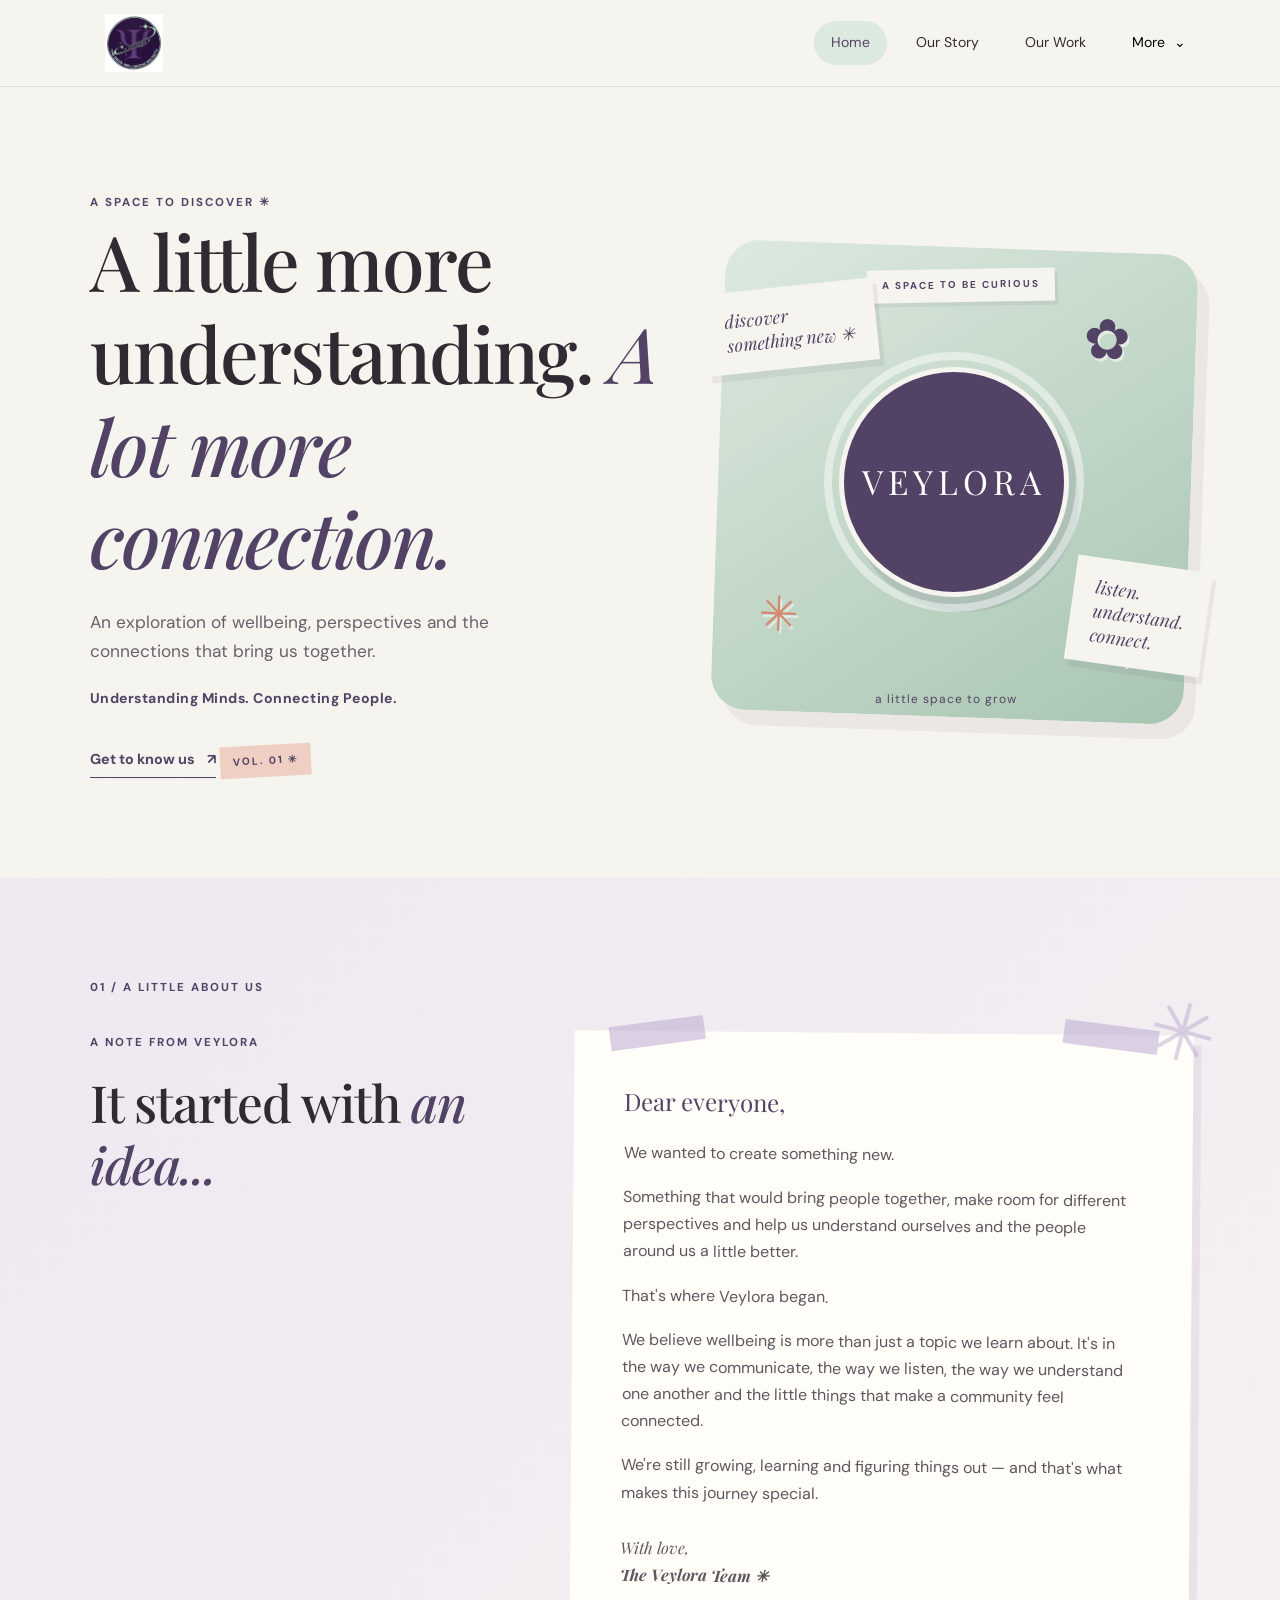
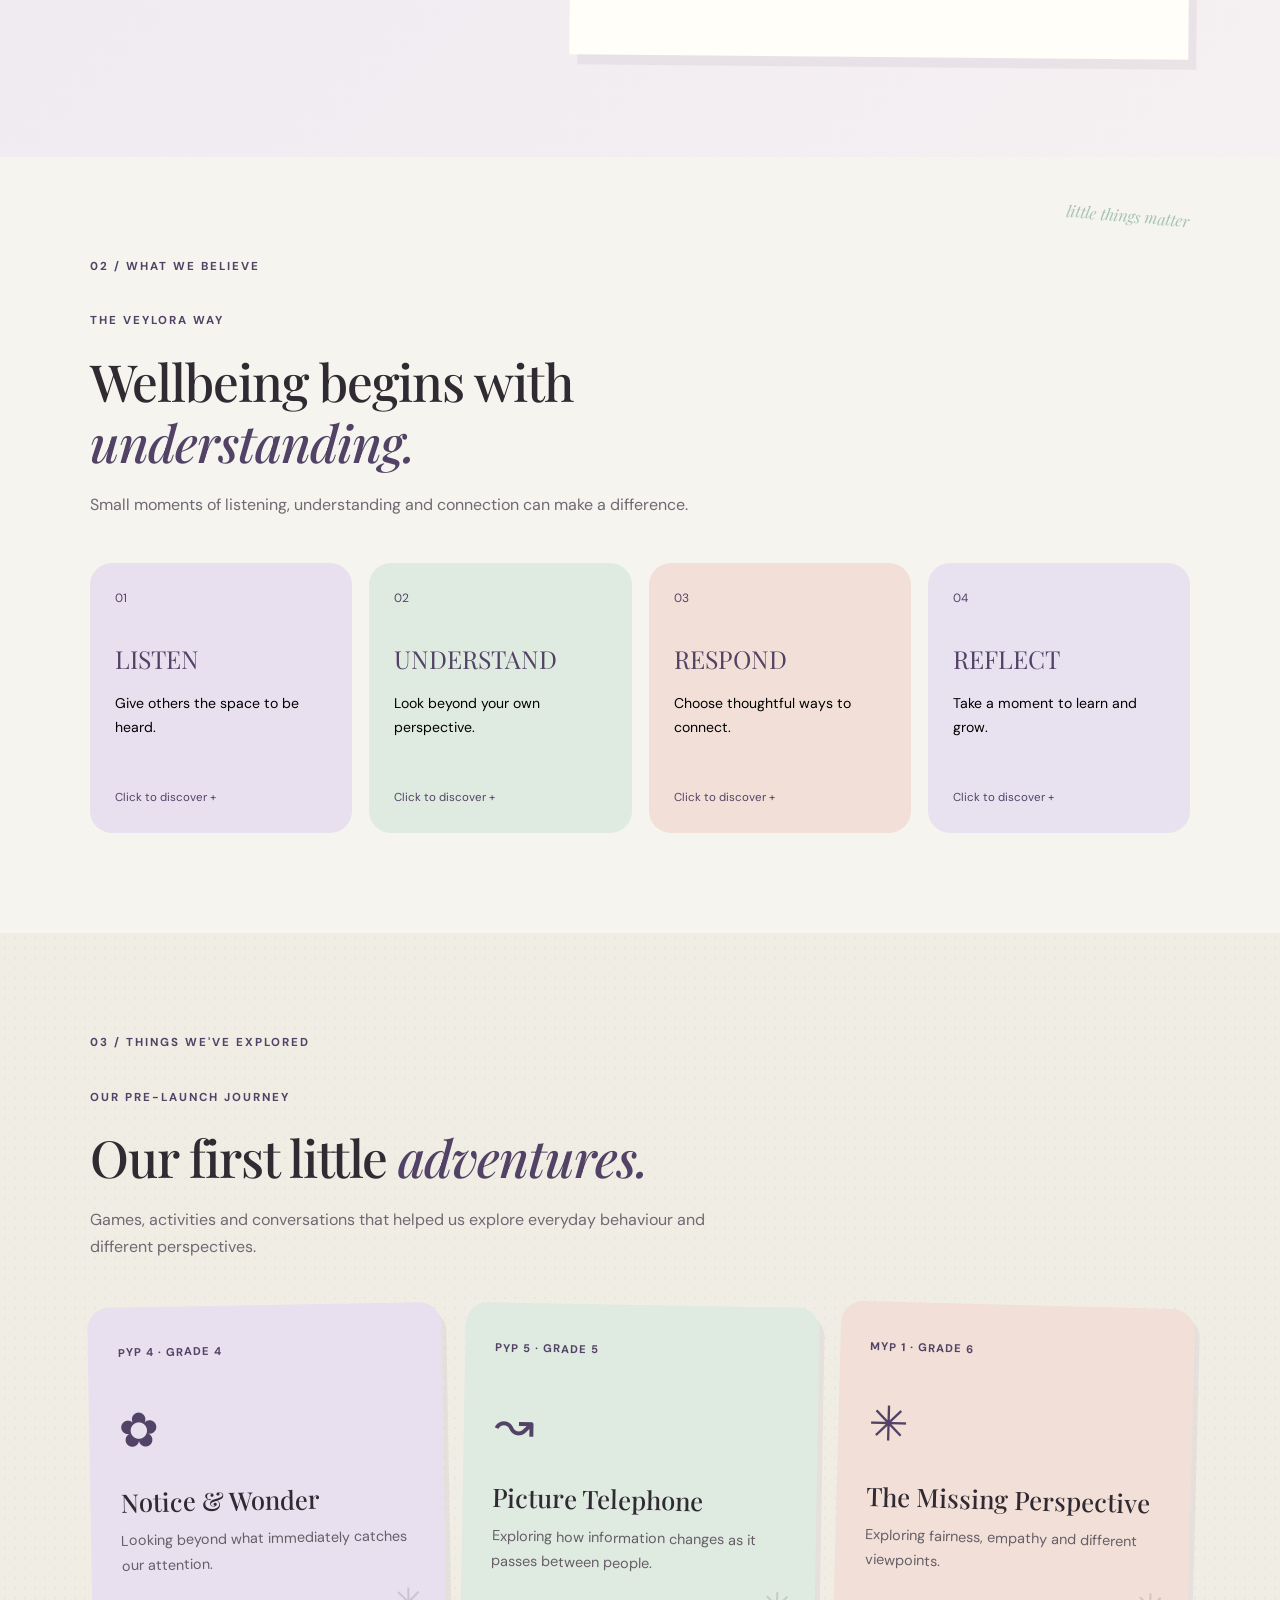
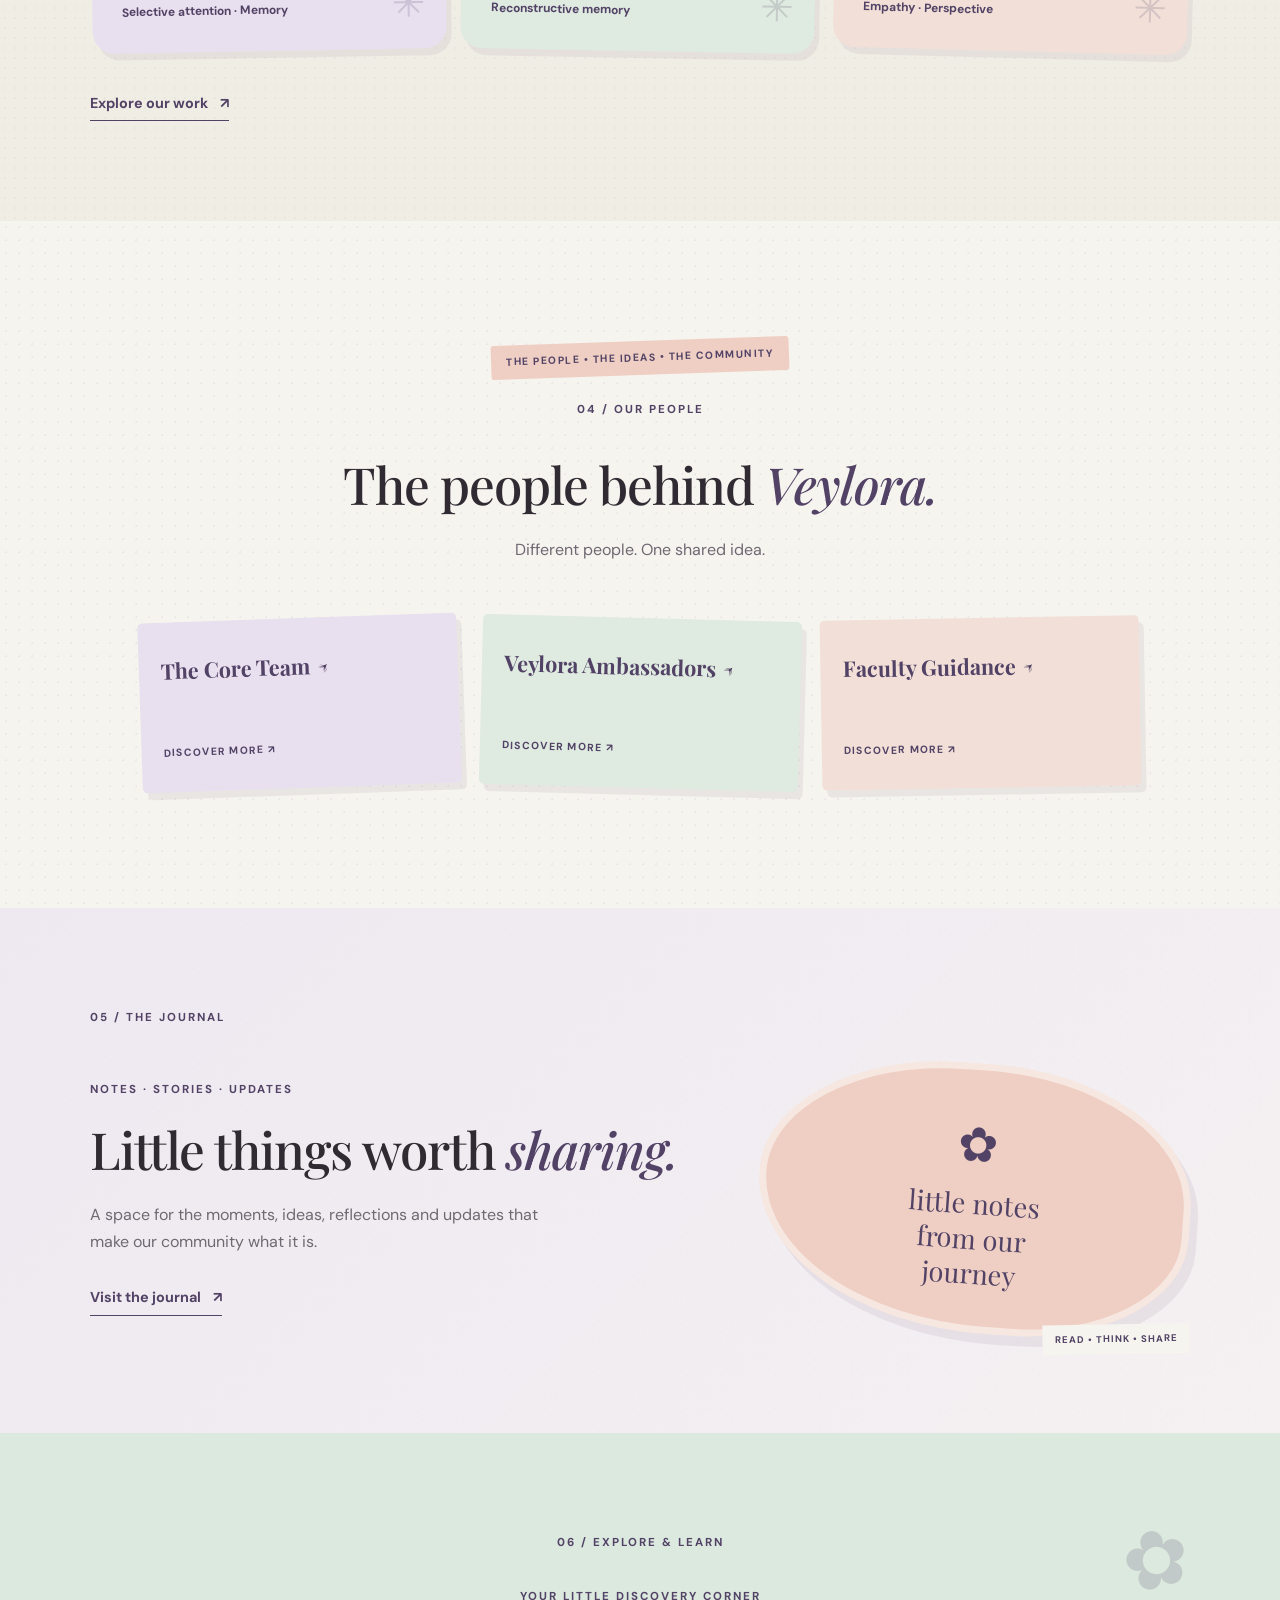
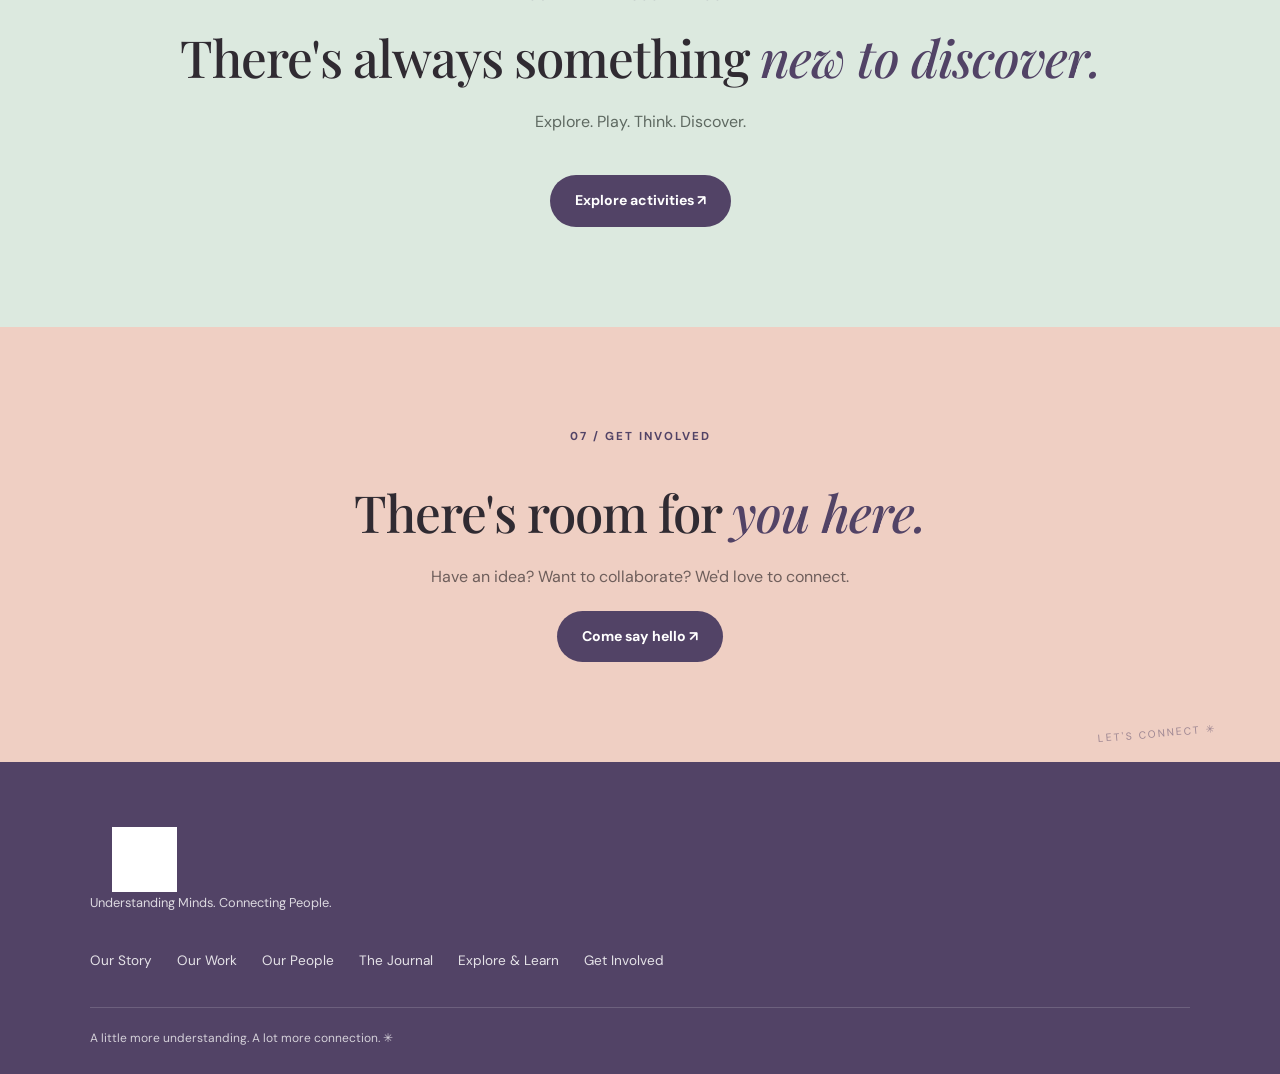
<file: index.html>
<!DOCTYPE html>
<html lang="en">
<head>
  <meta charset="UTF-8">
  <meta name="viewport" content="width=device-width, initial-scale=1.0">
  <meta name="description" content="VEYLORA — A creative space to explore wellbeing, understand perspectives and connect with others.">
  <title>VEYLORA | Understanding Minds. Connecting People.</title>
  <link rel="stylesheet" href="style.css">
  <link rel="preconnect" href="https://fonts.googleapis.com">
  <link rel="preconnect" href="https://fonts.gstatic.com" crossorigin>
  <link href="https://fonts.googleapis.com/css2?family=DM+Sans:wght@400;500;600;700&family=Playfair+Display:ital,wght@0,500;0,600;1,500;1,600&display=swap" rel="stylesheet">
</head>

<body>

  <!-- NAVIGATION -->
  <header class="site-header">
    <nav class="navbar">
      <a href="index.html" class="brand">
        <img src="assets/veylora-logo.png" alt="Veylora logo">
      </a>

      <button class="menu-toggle" id="menuToggle" aria-label="Open navigation" aria-expanded="false">
        ☰
      </button>

      <div class="nav-links" id="navLinks">
        <a href="index.html" class="active">Home</a>
        <a href="our-story.html">Our Story</a>
        <a href="our-work.html">Our Work</a>

        <div class="dropdown">
          <button class="dropdown-toggle" aria-expanded="false">More <span>⌄</span></button>
          <div class="dropdown-menu">
            <a href="our-people.html">Our People</a>
            <a href="journal.html">The Journal</a>
            <a href="explore-learn.html">Explore & Learn</a>
            <a href="get-involved.html">Get Involved</a>
          </div>
        </div>
      </div>
    </nav>
  </header>

  <main>

    <!-- HERO -->
    <section class="hero section-padding">
      <div class="hero-copy">
        <span class="eyebrow">A SPACE TO DISCOVER ✳</span>

        <h1>
          A little more understanding.
          <em>A lot more connection.</em>
        </h1>

        <p class="hero-description">
          An exploration of wellbeing, perspectives and the connections
          that bring us together.
        </p>

        <p class="hero-tagline">Understanding Minds. Connecting People.</p>

        <a href="our-story.html" class="text-link">Get to know us <span>↗</span></a>
      </div>

      <div class="hero-art" aria-label="Decorative scrapbook collage">
        <div class="art-note note-one">discover<br>something new ✳</div>
        <div class="art-circle">VEYLORA</div>
        <div class="art-note note-two">listen.<br>understand.<br>connect.</div>
        <div class="art-flower">✿</div>
        <div class="art-star">✳</div>
        <div class="art-caption">a little space to grow</div>
      </div>
    </section>

    <!-- OUR STORY PREVIEW -->
    <section class="story-preview section-padding">
      <div class="section-label">01 / A LITTLE ABOUT US</div>

      <div class="story-layout">
        <div>
          <p class="eyebrow">A NOTE FROM VEYLORA</p>
          <h2>It started with <em>an idea...</em></h2>
        </div>

        <div class="letter">
          <p class="letter-greeting">Dear everyone,</p>

          <p>We wanted to create something new.</p>

          <p>
            Something that would bring people together, make room for
            different perspectives and help us understand ourselves and
            the people around us a little better.
          </p>

          <p>That's where Veylora began.</p>

          <p>
            We believe wellbeing is more than just a topic we learn about.
            It's in the way we communicate, the way we listen, the way we
            understand one another and the little things that make a
            community feel connected.
          </p>

          <p>
            We're still growing, learning and figuring things out —
            and that's what makes this journey special.
          </p>

          <p class="letter-signoff">
            With love,<br>
            <strong>The Veylora Team ✳</strong>
          </p>
        </div>
      </div>
    </section>

    <!-- LISTEN FRAMEWORK -->
    <section class="beliefs section-padding">
      <div class="section-label">02 / WHAT WE BELIEVE</div>

      <div class="section-heading">
        <p class="eyebrow">THE VEYLORA WAY</p>
        <h2>Wellbeing begins with <em>understanding.</em></h2>
        <p>
          Small moments of listening, understanding and connection
          can make a difference.
        </p>
      </div>

      <div class="listen-grid">
        <button class="listen-card lavender" aria-expanded="false">
          <span class="card-number">01</span>
          <span class="listen-word">LISTEN</span>
          <span class="listen-short">Give others the space to be heard.</span>
          <span class="listen-extra">Listening means being present, paying attention and making room for someone else's voice.</span>
          <span class="card-hint">Click to discover +</span>
        </button>

        <button class="listen-card green" aria-expanded="false">
          <span class="card-number">02</span>
          <span class="listen-word">UNDERSTAND</span>
          <span class="listen-short">Look beyond your own perspective.</span>
          <span class="listen-extra">Understanding means being curious about experiences and viewpoints different from our own.</span>
          <span class="card-hint">Click to discover +</span>
        </button>

        <button class="listen-card peach" aria-expanded="false">
          <span class="card-number">03</span>
          <span class="listen-word">RESPOND</span>
          <span class="listen-short">Choose thoughtful ways to connect.</span>
          <span class="listen-extra">Responding means thinking about how our words and actions affect the people around us.</span>
          <span class="card-hint">Click to discover +</span>
        </button>

        <button class="listen-card lilac" aria-expanded="false">
          <span class="card-number">04</span>
          <span class="listen-word">REFLECT</span>
          <span class="listen-short">Take a moment to learn and grow.</span>
          <span class="listen-extra">Reflecting means looking back at our experiences and considering what we can learn from them.</span>
          <span class="card-hint">Click to discover +</span>
        </button>
      </div>
    </section>

    <!-- OUR WORK -->
    <section class="work-preview section-padding">
      <div class="section-label">03 / THINGS WE'VE EXPLORED</div>

      <div class="section-heading">
        <p class="eyebrow">OUR PRE-LAUNCH JOURNEY</p>
        <h2>Our first little <em>adventures.</em></h2>
        <p>
          Games, activities and conversations that helped us explore
          everyday behaviour and different perspectives.
        </p>
      </div>

      <div class="activity-grid">
        <article class="activity-card activity-lavender">
          <span class="activity-grade">PYP 4 · GRADE 4</span>
          <div class="activity-symbol">✿</div>
          <h3>Notice & Wonder</h3>
          <p>Looking beyond what immediately catches our attention.</p>
          <span class="activity-topic">Selective attention · Memory</span>
        </article>

        <article class="activity-card activity-green">
          <span class="activity-grade">PYP 5 · GRADE 5</span>
          <div class="activity-symbol">↝</div>
          <h3>Picture Telephone</h3>
          <p>Exploring how information changes as it passes between people.</p>
          <span class="activity-topic">Reconstructive memory</span>
        </article>

        <article class="activity-card activity-peach">
          <span class="activity-grade">MYP 1 · GRADE 6</span>
          <div class="activity-symbol">✳</div>
          <h3>The Missing Perspective</h3>
          <p>Exploring fairness, empathy and different viewpoints.</p>
          <span class="activity-topic">Empathy · Perspective</span>
        </article>
      </div>

      <a href="our-work.html" class="text-link">Explore our work <span>↗</span></a>
    </section>

    <!-- PEOPLE -->
    <section class="people-preview section-padding">
      <div class="section-label">04 / OUR PEOPLE</div>
      <h2>The people behind <em>Veylora.</em></h2>
      <p>Different people. One shared idea.</p>

      <div class="people-links">
        <a href="our-people.html#core-team">The Core Team ↗</a>
        <a href="our-people.html#ambassadors">Veylora Ambassadors ↗</a>
        <a href="our-people.html#faculty">Faculty Guidance ↗</a>
      </div>
    </section>

    <!-- JOURNAL -->
    <section class="journal-preview section-padding">
      <div class="section-label">05 / THE JOURNAL</div>
      <div class="journal-layout">
        <div>
          <p class="eyebrow">NOTES · STORIES · UPDATES</p>
          <h2>Little things worth <em>sharing.</em></h2>
          <p>
            A space for the moments, ideas, reflections and updates
            that make our community what it is.
          </p>
          <a href="journal.html" class="text-link">Visit the journal <span>↗</span></a>
        </div>
        <div class="journal-sticker">
          <span>✿</span>
          <p>little notes<br>from our<br>journey</p>
        </div>
      </div>
    </section>

    <!-- EXPLORE -->
    <section class="explore-preview section-padding">
      <div class="section-label">06 / EXPLORE & LEARN</div>
      <p class="eyebrow">YOUR LITTLE DISCOVERY CORNER</p>
      <h2>There's always something <em>new to discover.</em></h2>
      <p>Explore. Play. Think. Discover.</p>
      <a href="explore-learn.html" class="pill-link">Explore activities ↗</a>
    </section>

    <!-- GET INVOLVED -->
    <section class="involved-preview section-padding">
      <div class="section-label">07 / GET INVOLVED</div>
      <h2>There's room for <em>you here.</em></h2>
      <p>Have an idea? Want to collaborate? We'd love to connect.</p>
      <a href="get-involved.html" class="pill-link">Come say hello ↗</a>
    </section>

  </main>

  <!-- FOOTER -->
  <footer class="site-footer">
    <div class="footer-brand">
      <img src="assets/veylora-logo.png" alt="Veylora logo">
      <p>Understanding Minds. Connecting People.</p>
    </div>

    <div class="footer-links">
      <a href="our-story.html">Our Story</a>
      <a href="our-work.html">Our Work</a>
      <a href="our-people.html">Our People</a>
      <a href="journal.html">The Journal</a>
      <a href="explore-learn.html">Explore & Learn</a>
      <a href="get-involved.html">Get Involved</a>
    </div>

    <p class="footer-bottom">
      A little more understanding. A lot more connection. ✳
    </p>
  </footer>

  <script src="script.js"></script>
</body>
</html>
</file>
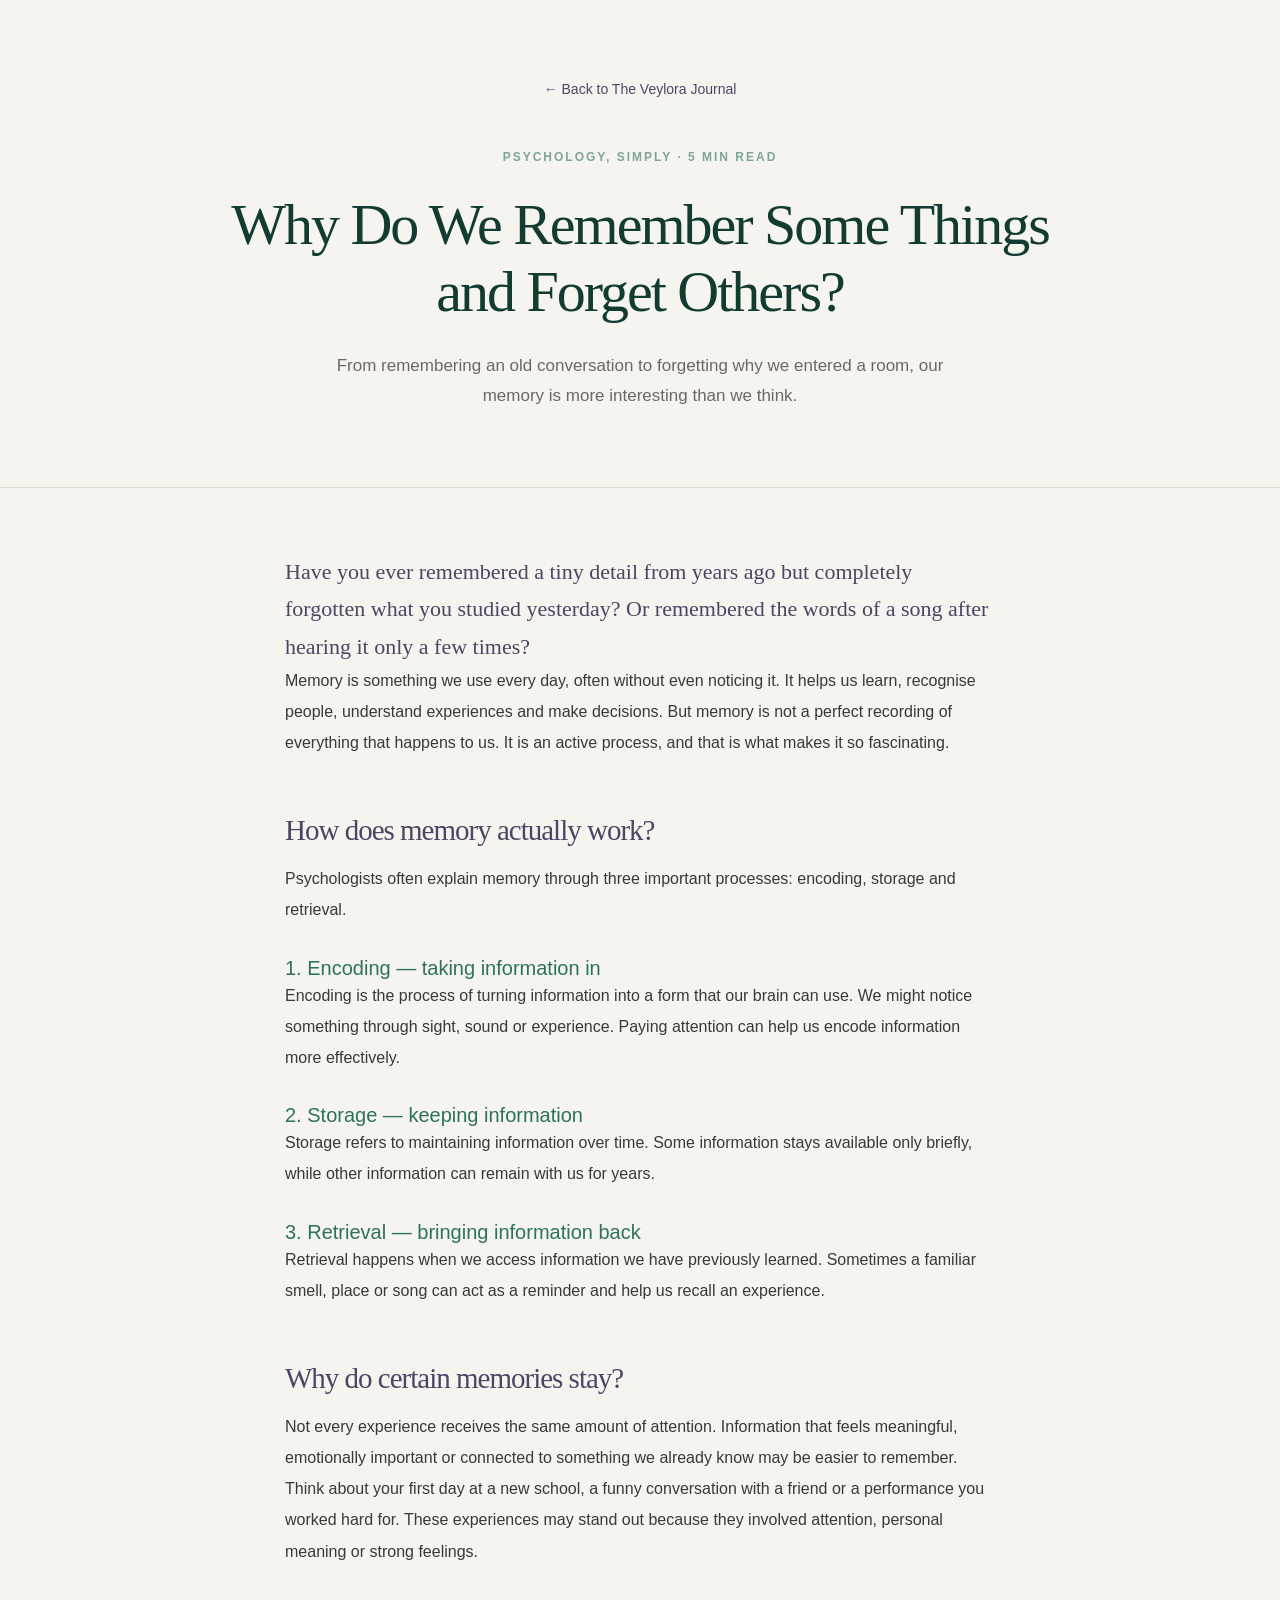
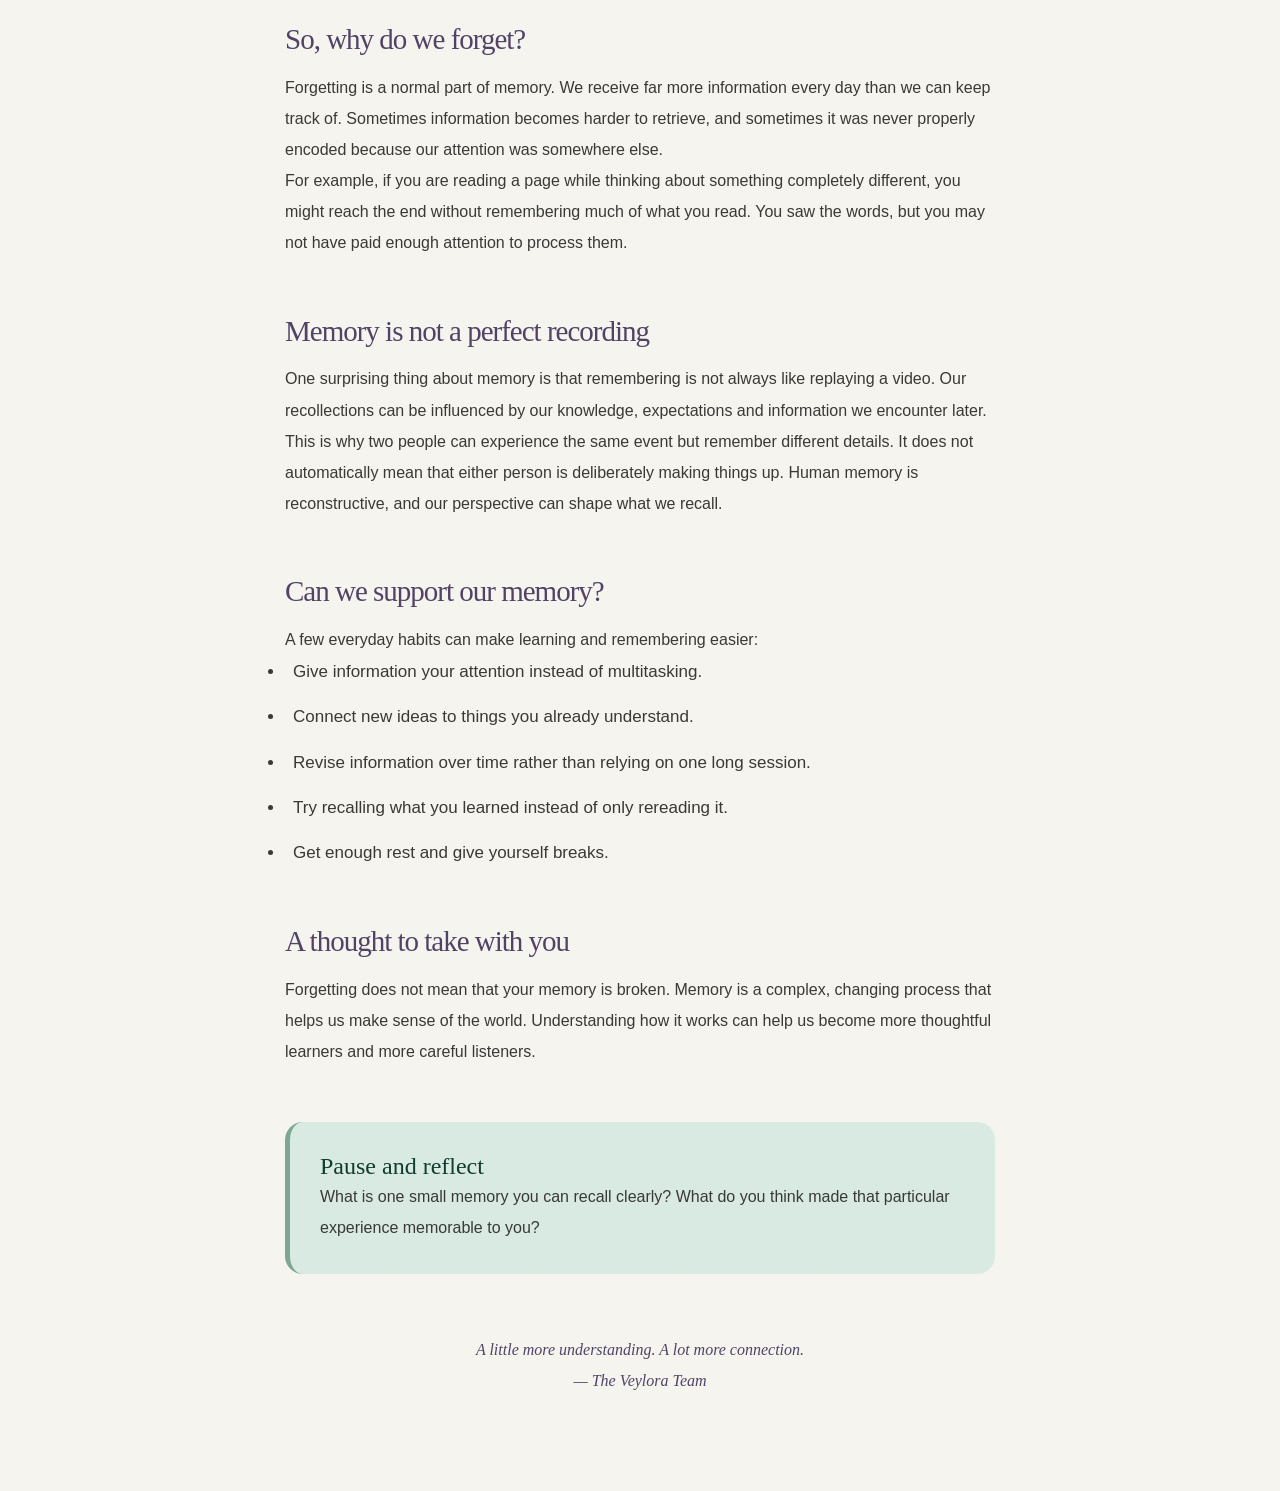
<file: article-01.html>
<!DOCTYPE html>
<html lang="en">
<head>
  <meta charset="UTF-8">
  <meta name="viewport" content="width=device-width, initial-scale=1.0">
  <title>Why Do We Remember Some Things and Forget Others? | The Veylora Journal</title>
  <link rel="stylesheet" href="style.css">
</head>
<body>

  <header class="article-header">
    <a href="journal.html">← Back to The Veylora Journal</a>
    <p>PSYCHOLOGY, SIMPLY · 5 MIN READ</p>
    <h1>Why Do We Remember Some Things and Forget Others?</h1>
    <p class="article-subtitle">
      From remembering an old conversation to forgetting why we entered a room,
      our memory is more interesting than we think.
    </p>
  </header>

  <main class="article-content">

    <p class="article-opening">
      Have you ever remembered a tiny detail from years ago but completely
      forgotten what you studied yesterday? Or remembered the words of a song
      after hearing it only a few times?
    </p>

    <p>
      Memory is something we use every day, often without even noticing it.
      It helps us learn, recognise people, understand experiences and make
      decisions. But memory is not a perfect recording of everything that
      happens to us. It is an active process, and that is what makes it so
      fascinating.
    </p>

    <h2>How does memory actually work?</h2>

    <p>
      Psychologists often explain memory through three important processes:
      encoding, storage and retrieval.
    </p>

    <h3>1. Encoding — taking information in</h3>
    <p>
      Encoding is the process of turning information into a form that our brain
      can use. We might notice something through sight, sound or experience.
      Paying attention can help us encode information more effectively.
    </p>

    <h3>2. Storage — keeping information</h3>
    <p>
      Storage refers to maintaining information over time. Some information
      stays available only briefly, while other information can remain with us
      for years.
    </p>

    <h3>3. Retrieval — bringing information back</h3>
    <p>
      Retrieval happens when we access information we have previously learned.
      Sometimes a familiar smell, place or song can act as a reminder and help
      us recall an experience.
    </p>

    <h2>Why do certain memories stay?</h2>

    <p>
      Not every experience receives the same amount of attention. Information
      that feels meaningful, emotionally important or connected to something
      we already know may be easier to remember.
    </p>

    <p>
      Think about your first day at a new school, a funny conversation with a
      friend or a performance you worked hard for. These experiences may stand
      out because they involved attention, personal meaning or strong feelings.
    </p>

    <h2>So, why do we forget?</h2>

    <p>
      Forgetting is a normal part of memory. We receive far more information
      every day than we can keep track of. Sometimes information becomes harder
      to retrieve, and sometimes it was never properly encoded because our
      attention was somewhere else.
    </p>

    <p>
      For example, if you are reading a page while thinking about something
      completely different, you might reach the end without remembering much
      of what you read. You saw the words, but you may not have paid enough
      attention to process them.
    </p>

    <h2>Memory is not a perfect recording</h2>

    <p>
      One surprising thing about memory is that remembering is not always like
      replaying a video. Our recollections can be influenced by our knowledge,
      expectations and information we encounter later.
    </p>

    <p>
      This is why two people can experience the same event but remember
      different details. It does not automatically mean that either person is
      deliberately making things up. Human memory is reconstructive, and our
      perspective can shape what we recall.
    </p>

    <h2>Can we support our memory?</h2>

    <p>
      A few everyday habits can make learning and remembering easier:
    </p>

    <ul>
      <li>Give information your attention instead of multitasking.</li>
      <li>Connect new ideas to things you already understand.</li>
      <li>Revise information over time rather than relying on one long session.</li>
      <li>Try recalling what you learned instead of only rereading it.</li>
      <li>Get enough rest and give yourself breaks.</li>
    </ul>

    <h2>A thought to take with you</h2>

    <p>
      Forgetting does not mean that your memory is broken. Memory is a complex,
      changing process that helps us make sense of the world. Understanding how
      it works can help us become more thoughtful learners and more careful
      listeners.
    </p>

    <div class="article-reflection">
      <h3>Pause and reflect</h3>
      <p>
        What is one small memory you can recall clearly? What do you think made
        that particular experience memorable to you?
      </p>
    </div>

    <p class="article-signoff">
      A little more understanding. A lot more connection.
      <br>— The Veylora Team
    </p>

  </main>

</body>
</html>
</file>
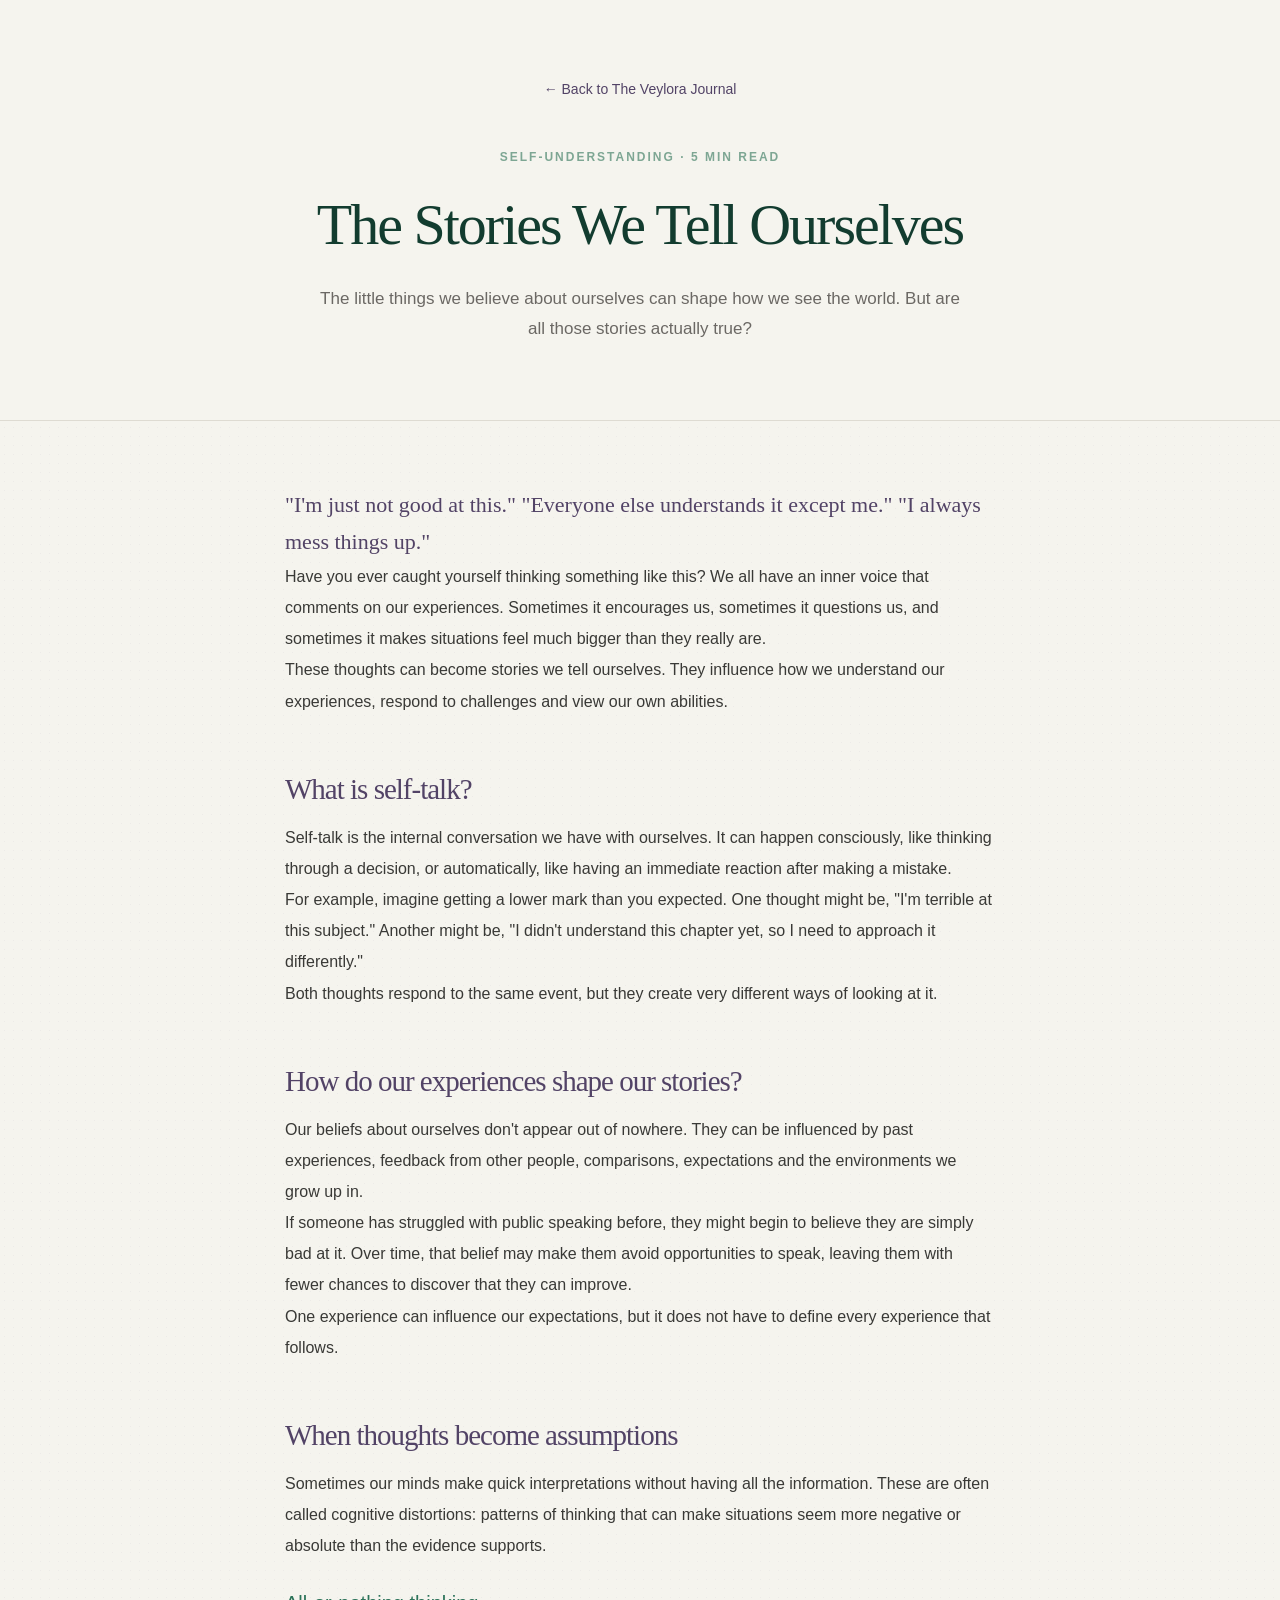
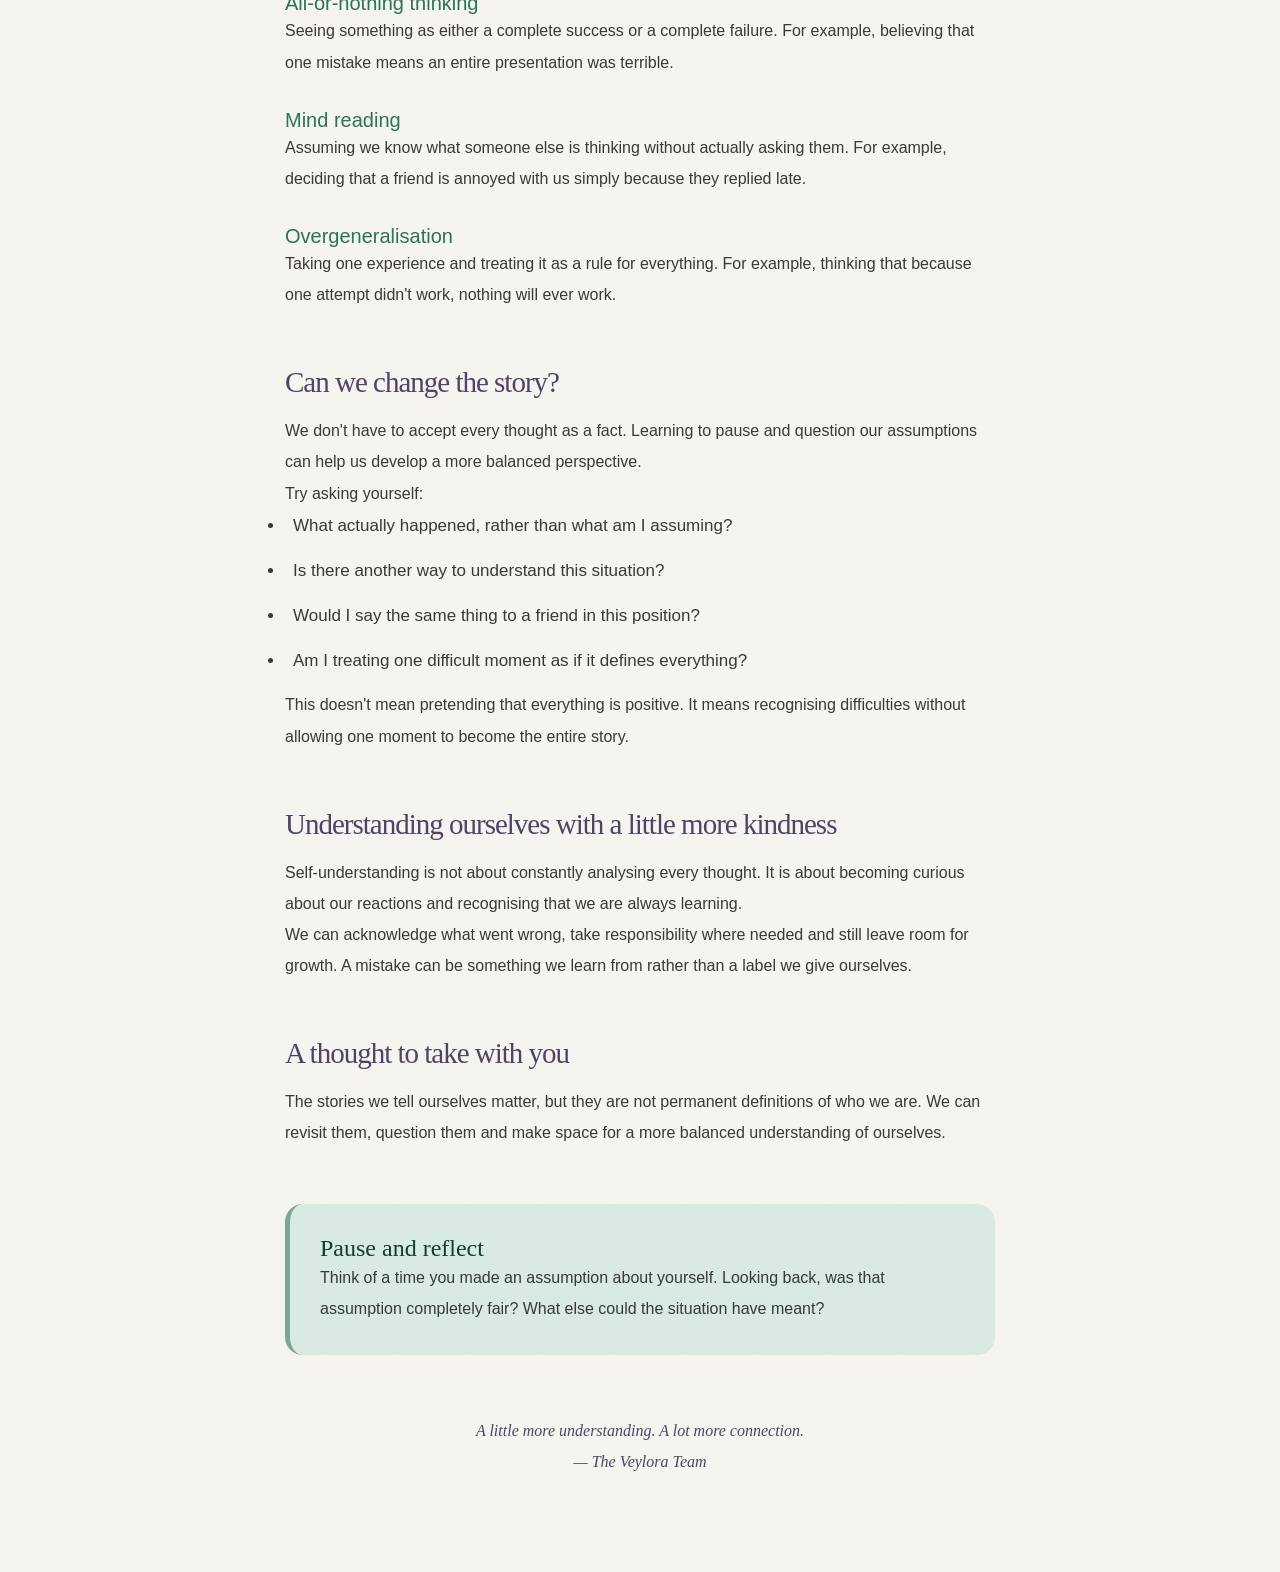
<file: article-02.html>
<!DOCTYPE html>
<html lang="en">
<head>
  <meta charset="UTF-8">
  <meta name="viewport" content="width=device-width, initial-scale=1.0">
  <title>The Stories We Tell Ourselves | The Veylora Journal</title>
  <link rel="stylesheet" href="style.css">
</head>
<body>

<body>

  <header class="article-header">
    <a href="journal.html">← Back to The Veylora Journal</a>
    <p>SELF-UNDERSTANDING · 5 MIN READ</p>
    <h1>The Stories We Tell Ourselves</h1>
    <p class="article-subtitle">
      The little things we believe about ourselves can shape how we see the world.
      But are all those stories actually true?
    </p>
  </header>

  <main class="article-content">

    <p class="article-opening">
      "I'm just not good at this." "Everyone else understands it except me."
      "I always mess things up."
    </p>

    <p>
      Have you ever caught yourself thinking something like this? We all have
      an inner voice that comments on our experiences. Sometimes it encourages
      us, sometimes it questions us, and sometimes it makes situations feel
      much bigger than they really are.
    </p>

    <p>
      These thoughts can become stories we tell ourselves. They influence how
      we understand our experiences, respond to challenges and view our own
      abilities.
    </p>

    <h2>What is self-talk?</h2>

    <p>
      Self-talk is the internal conversation we have with ourselves. It can
      happen consciously, like thinking through a decision, or automatically,
      like having an immediate reaction after making a mistake.
    </p>

    <p>
      For example, imagine getting a lower mark than you expected. One thought
      might be, "I'm terrible at this subject." Another might be, "I didn't
      understand this chapter yet, so I need to approach it differently."
    </p>

    <p>
      Both thoughts respond to the same event, but they create very different
      ways of looking at it.
    </p>

    <h2>How do our experiences shape our stories?</h2>

    <p>
      Our beliefs about ourselves don't appear out of nowhere. They can be
      influenced by past experiences, feedback from other people, comparisons,
      expectations and the environments we grow up in.
    </p>

    <p>
      If someone has struggled with public speaking before, they might begin
      to believe they are simply bad at it. Over time, that belief may make
      them avoid opportunities to speak, leaving them with fewer chances to
      discover that they can improve.
    </p>

    <p>
      One experience can influence our expectations, but it does not have to
      define every experience that follows.
    </p>

    <h2>When thoughts become assumptions</h2>

    <p>
      Sometimes our minds make quick interpretations without having all the
      information. These are often called cognitive distortions: patterns of
      thinking that can make situations seem more negative or absolute than
      the evidence supports.
    </p>

    <h3>All-or-nothing thinking</h3>
    <p>
      Seeing something as either a complete success or a complete failure.
      For example, believing that one mistake means an entire presentation
      was terrible.
    </p>

    <h3>Mind reading</h3>
    <p>
      Assuming we know what someone else is thinking without actually asking
      them. For example, deciding that a friend is annoyed with us simply
      because they replied late.
    </p>

    <h3>Overgeneralisation</h3>
    <p>
      Taking one experience and treating it as a rule for everything.
      For example, thinking that because one attempt didn't work, nothing
      will ever work.
    </p>

    <h2>Can we change the story?</h2>

    <p>
      We don't have to accept every thought as a fact. Learning to pause and
      question our assumptions can help us develop a more balanced perspective.
    </p>

    <p>Try asking yourself:</p>

    <ul>
      <li>What actually happened, rather than what am I assuming?</li>
      <li>Is there another way to understand this situation?</li>
      <li>Would I say the same thing to a friend in this position?</li>
      <li>Am I treating one difficult moment as if it defines everything?</li>
    </ul>

    <p>
      This doesn't mean pretending that everything is positive. It means
      recognising difficulties without allowing one moment to become the
      entire story.
    </p>

    <h2>Understanding ourselves with a little more kindness</h2>

    <p>
      Self-understanding is not about constantly analysing every thought.
      It is about becoming curious about our reactions and recognising that
      we are always learning.
    </p>

    <p>
      We can acknowledge what went wrong, take responsibility where needed
      and still leave room for growth. A mistake can be something we learn
      from rather than a label we give ourselves.
    </p>

    <h2>A thought to take with you</h2>

    <p>
      The stories we tell ourselves matter, but they are not permanent
      definitions of who we are. We can revisit them, question them and
      make space for a more balanced understanding of ourselves.
    </p>

    <div class="article-reflection">
      <h3>Pause and reflect</h3>
      <p>
        Think of a time you made an assumption about yourself. Looking back,
        was that assumption completely fair? What else could the situation
        have meant?
      </p>
    </div>

    <p class="article-signoff">
      A little more understanding. A lot more connection.
      <br>— The Veylora Team
    </p>

  </main>

</body>
</file>
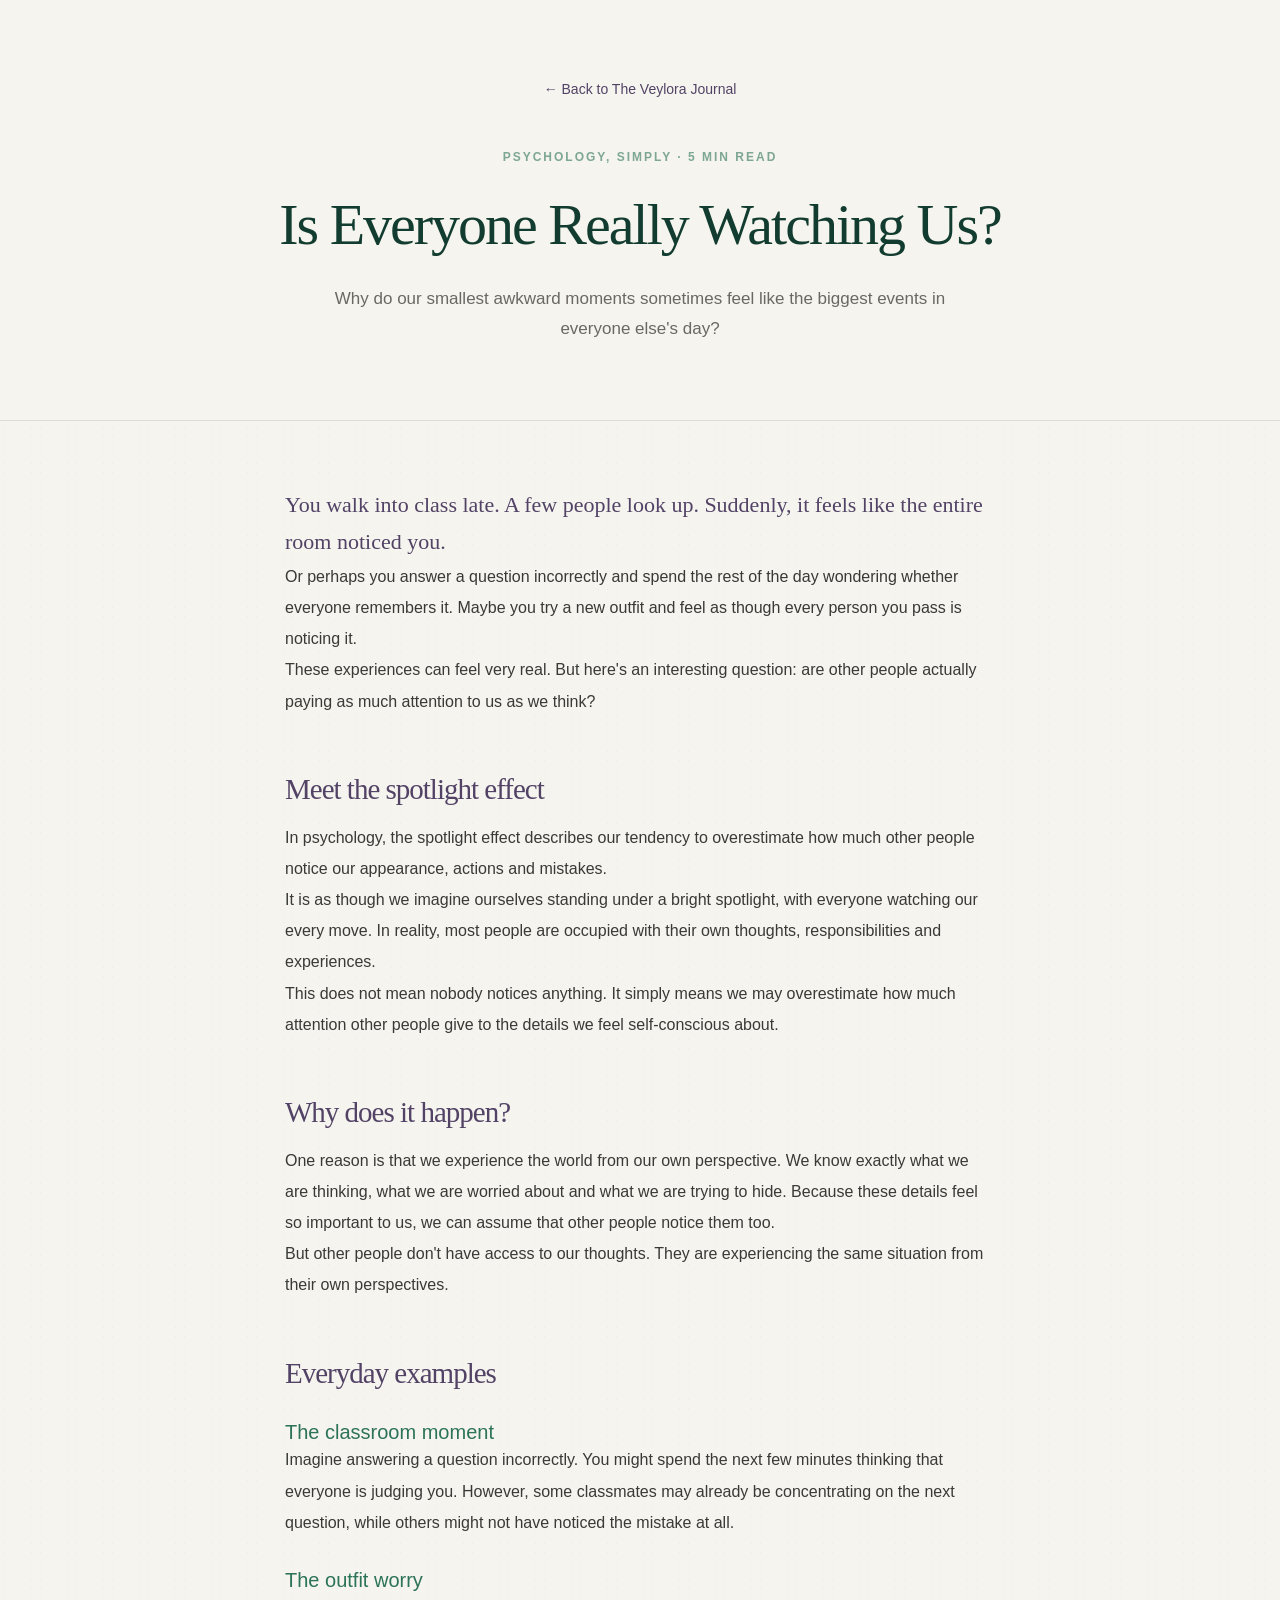
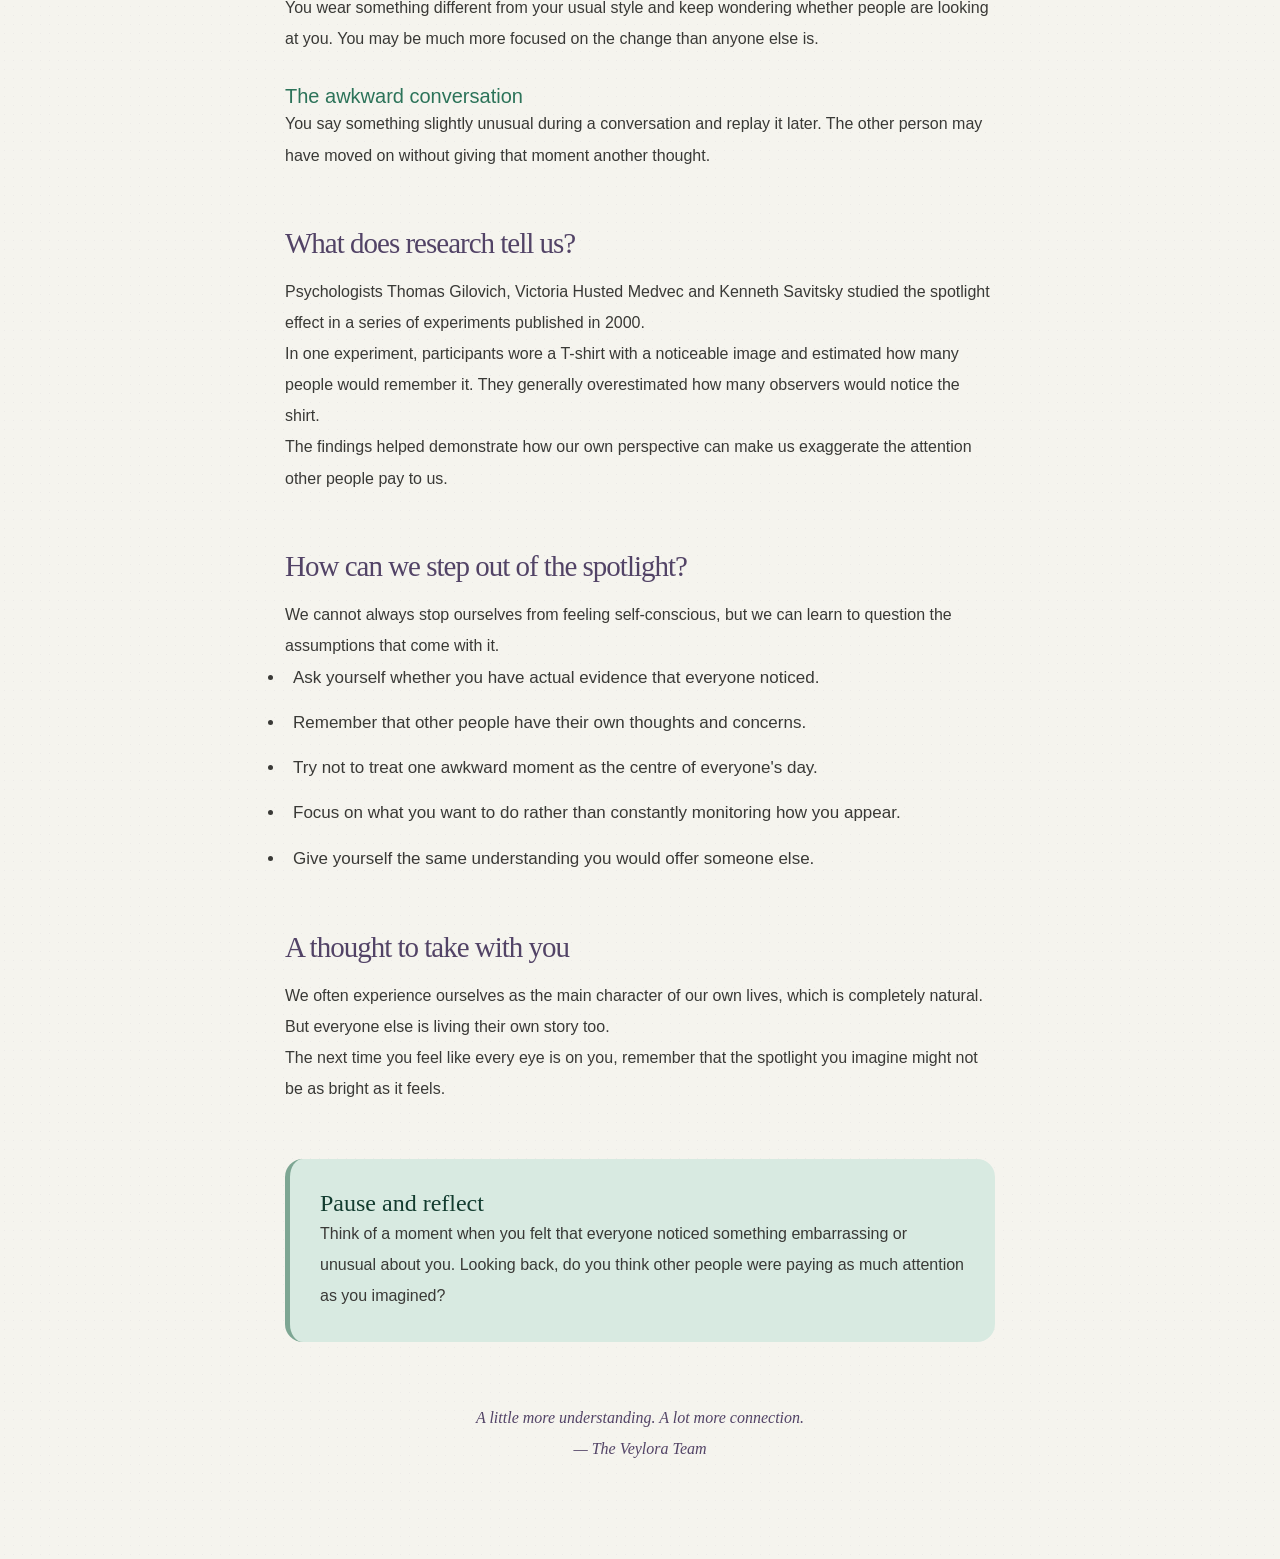
<file: article-03.html>
<!DOCTYPE html>
<html lang="en">
<head>
  <meta charset="UTF-8">
  <meta name="viewport" content="width=device-width, initial-scale=1.0">
  <title>Is Everyone Really Watching Us? | The Veylora Journal</title>
  <link rel="stylesheet" href="style.css">
</head>
<body>

<body>

  <header class="article-header">
    <a href="journal.html">← Back to The Veylora Journal</a>
    <p>PSYCHOLOGY, SIMPLY · 5 MIN READ</p>
    <h1>Is Everyone Really Watching Us?</h1>
    <p class="article-subtitle">
      Why do our smallest awkward moments sometimes feel like the biggest
      events in everyone else's day?
    </p>
  </header>

  <main class="article-content">

    <p class="article-opening">
      You walk into class late. A few people look up. Suddenly, it feels like
      the entire room noticed you.
    </p>

    <p>
      Or perhaps you answer a question incorrectly and spend the rest of the
      day wondering whether everyone remembers it. Maybe you try a new outfit
      and feel as though every person you pass is noticing it.
    </p>

    <p>
      These experiences can feel very real. But here's an interesting question:
      are other people actually paying as much attention to us as we think?
    </p>

    <h2>Meet the spotlight effect</h2>

    <p>
      In psychology, the spotlight effect describes our tendency to overestimate
      how much other people notice our appearance, actions and mistakes.
    </p>

    <p>
      It is as though we imagine ourselves standing under a bright spotlight,
      with everyone watching our every move. In reality, most people are
      occupied with their own thoughts, responsibilities and experiences.
    </p>

    <p>
      This does not mean nobody notices anything. It simply means we may
      overestimate how much attention other people give to the details we
      feel self-conscious about.
    </p>

    <h2>Why does it happen?</h2>

    <p>
      One reason is that we experience the world from our own perspective.
      We know exactly what we are thinking, what we are worried about and
      what we are trying to hide. Because these details feel so important
      to us, we can assume that other people notice them too.
    </p>

    <p>
      But other people don't have access to our thoughts. They are experiencing
      the same situation from their own perspectives.
    </p>

    <h2>Everyday examples</h2>

    <h3>The classroom moment</h3>
    <p>
      Imagine answering a question incorrectly. You might spend the next few
      minutes thinking that everyone is judging you. However, some classmates
      may already be concentrating on the next question, while others might
      not have noticed the mistake at all.
    </p>

    <h3>The outfit worry</h3>
    <p>
      You wear something different from your usual style and keep wondering
      whether people are looking at you. You may be much more focused on the
      change than anyone else is.
    </p>

    <h3>The awkward conversation</h3>
    <p>
      You say something slightly unusual during a conversation and replay it
      later. The other person may have moved on without giving that moment
      another thought.
    </p>

    <h2>What does research tell us?</h2>

    <p>
      Psychologists Thomas Gilovich, Victoria Husted Medvec and Kenneth Savitsky
      studied the spotlight effect in a series of experiments published in 2000.
    </p>

    <p>
      In one experiment, participants wore a T-shirt with a noticeable image
      and estimated how many people would remember it. They generally
      overestimated how many observers would notice the shirt.
    </p>

    <p>
      The findings helped demonstrate how our own perspective can make us
      exaggerate the attention other people pay to us.
    </p>

    <h2>How can we step out of the spotlight?</h2>

    <p>
      We cannot always stop ourselves from feeling self-conscious, but we
      can learn to question the assumptions that come with it.
    </p>

    <ul>
      <li>Ask yourself whether you have actual evidence that everyone noticed.</li>
      <li>Remember that other people have their own thoughts and concerns.</li>
      <li>Try not to treat one awkward moment as the centre of everyone's day.</li>
      <li>Focus on what you want to do rather than constantly monitoring how you appear.</li>
      <li>Give yourself the same understanding you would offer someone else.</li>
    </ul>

    <h2>A thought to take with you</h2>

    <p>
      We often experience ourselves as the main character of our own lives,
      which is completely natural. But everyone else is living their own
      story too.
    </p>

    <p>
      The next time you feel like every eye is on you, remember that the
      spotlight you imagine might not be as bright as it feels.
    </p>

    <div class="article-reflection">
      <h3>Pause and reflect</h3>
      <p>
        Think of a moment when you felt that everyone noticed something
        embarrassing or unusual about you. Looking back, do you think other
        people were paying as much attention as you imagined?
      </p>
    </div>

    <p class="article-signoff">
      A little more understanding. A lot more connection.
      <br>— The Veylora Team
    </p>

  </main>

</body>
</file>
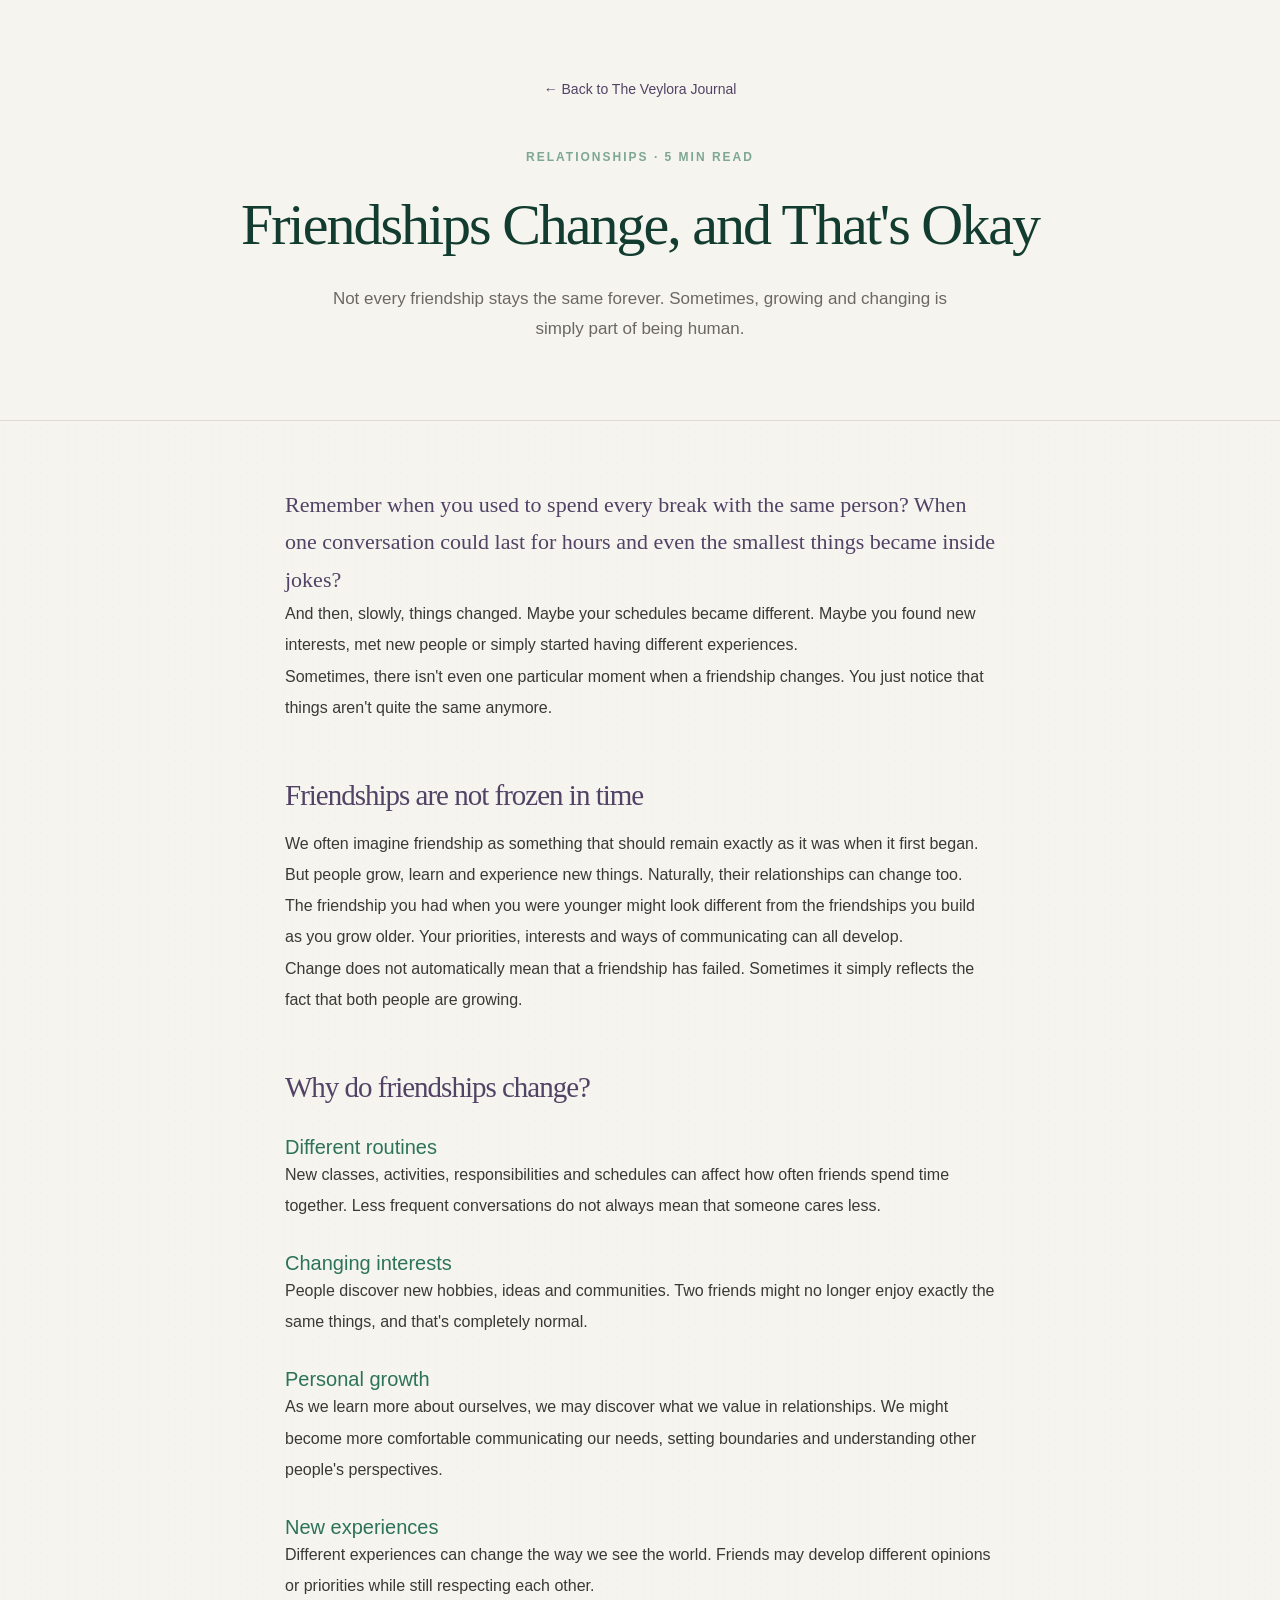
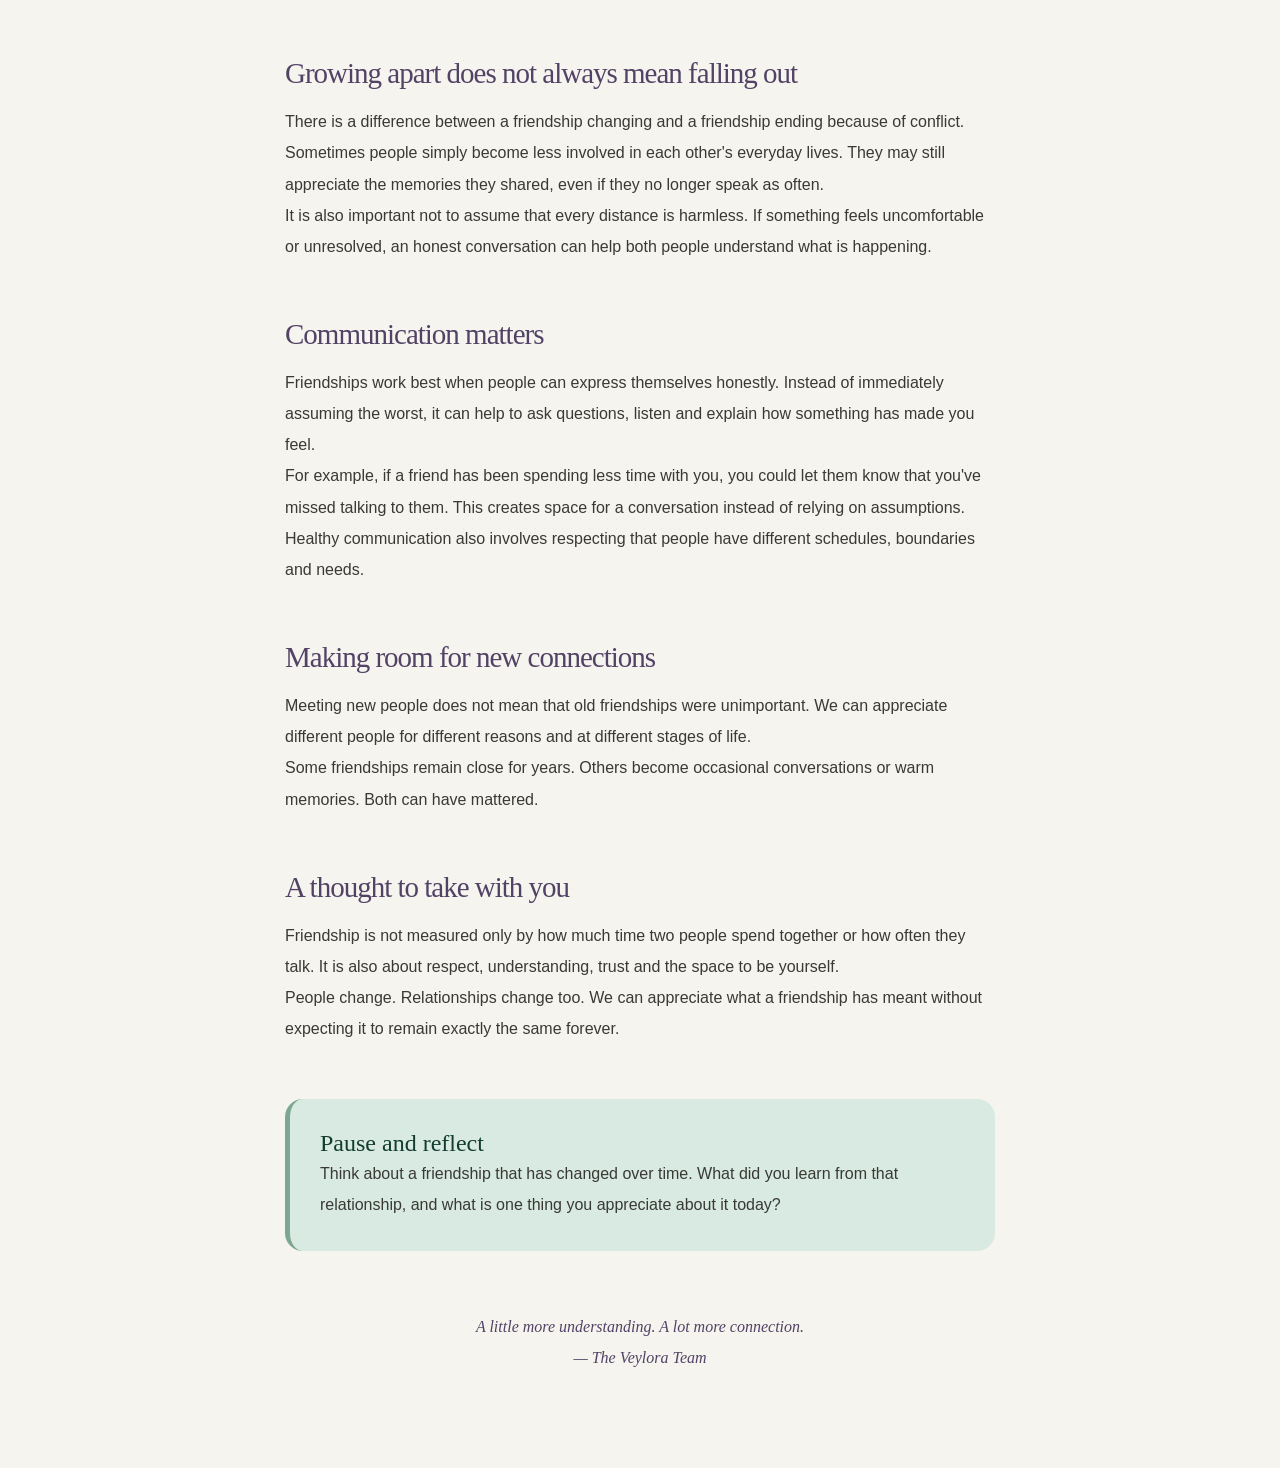
<file: article-04.html>
<!DOCTYPE html>
<html lang="en">
<head>
  <meta charset="UTF-8">
  <meta name="viewport" content="width=device-width, initial-scale=1.0">
  <title>Friendships Change, and That's Okay | The Veylora Journal</title>
  <link rel="stylesheet" href="style.css">
</head>
<body>

<body>

  <header class="article-header">
    <a href="journal.html">← Back to The Veylora Journal</a>
    <p>RELATIONSHIPS · 5 MIN READ</p>
    <h1>Friendships Change, and That's Okay</h1>
    <p class="article-subtitle">
      Not every friendship stays the same forever. Sometimes, growing
      and changing is simply part of being human.
    </p>
  </header>

  <main class="article-content">

    <p class="article-opening">
      Remember when you used to spend every break with the same person?
      When one conversation could last for hours and even the smallest
      things became inside jokes?
    </p>

    <p>
      And then, slowly, things changed. Maybe your schedules became different.
      Maybe you found new interests, met new people or simply started having
      different experiences.
    </p>

    <p>
      Sometimes, there isn't even one particular moment when a friendship
      changes. You just notice that things aren't quite the same anymore.
    </p>

    <h2>Friendships are not frozen in time</h2>

    <p>
      We often imagine friendship as something that should remain exactly
      as it was when it first began. But people grow, learn and experience
      new things. Naturally, their relationships can change too.
    </p>

    <p>
      The friendship you had when you were younger might look different
      from the friendships you build as you grow older. Your priorities,
      interests and ways of communicating can all develop.
    </p>

    <p>
      Change does not automatically mean that a friendship has failed.
      Sometimes it simply reflects the fact that both people are growing.
    </p>

    <h2>Why do friendships change?</h2>

    <h3>Different routines</h3>
    <p>
      New classes, activities, responsibilities and schedules can affect
      how often friends spend time together. Less frequent conversations
      do not always mean that someone cares less.
    </p>

    <h3>Changing interests</h3>
    <p>
      People discover new hobbies, ideas and communities. Two friends might
      no longer enjoy exactly the same things, and that's completely normal.
    </p>

    <h3>Personal growth</h3>
    <p>
      As we learn more about ourselves, we may discover what we value in
      relationships. We might become more comfortable communicating our
      needs, setting boundaries and understanding other people's perspectives.
    </p>

    <h3>New experiences</h3>
    <p>
      Different experiences can change the way we see the world. Friends
      may develop different opinions or priorities while still respecting
      each other.
    </p>

    <h2>Growing apart does not always mean falling out</h2>

    <p>
      There is a difference between a friendship changing and a friendship
      ending because of conflict.
    </p>

    <p>
      Sometimes people simply become less involved in each other's everyday
      lives. They may still appreciate the memories they shared, even if
      they no longer speak as often.
    </p>

    <p>
      It is also important not to assume that every distance is harmless.
      If something feels uncomfortable or unresolved, an honest conversation
      can help both people understand what is happening.
    </p>

    <h2>Communication matters</h2>

    <p>
      Friendships work best when people can express themselves honestly.
      Instead of immediately assuming the worst, it can help to ask questions,
      listen and explain how something has made you feel.
    </p>

    <p>
      For example, if a friend has been spending less time with you, you
      could let them know that you've missed talking to them. This creates
      space for a conversation instead of relying on assumptions.
    </p>

    <p>
      Healthy communication also involves respecting that people have
      different schedules, boundaries and needs.
    </p>

    <h2>Making room for new connections</h2>

    <p>
      Meeting new people does not mean that old friendships were unimportant.
      We can appreciate different people for different reasons and at
      different stages of life.
    </p>

    <p>
      Some friendships remain close for years. Others become occasional
      conversations or warm memories. Both can have mattered.
    </p>

    <h2>A thought to take with you</h2>

    <p>
      Friendship is not measured only by how much time two people spend
      together or how often they talk. It is also about respect, understanding,
      trust and the space to be yourself.
    </p>

    <p>
      People change. Relationships change too. We can appreciate what a
      friendship has meant without expecting it to remain exactly the same
      forever.
    </p>

    <div class="article-reflection">
      <h3>Pause and reflect</h3>
      <p>
        Think about a friendship that has changed over time. What did you
        learn from that relationship, and what is one thing you appreciate
        about it today?
      </p>
    </div>

    <p class="article-signoff">
      A little more understanding. A lot more connection.
      <br>— The Veylora Team
    </p>

  </main>

</body>
</file>
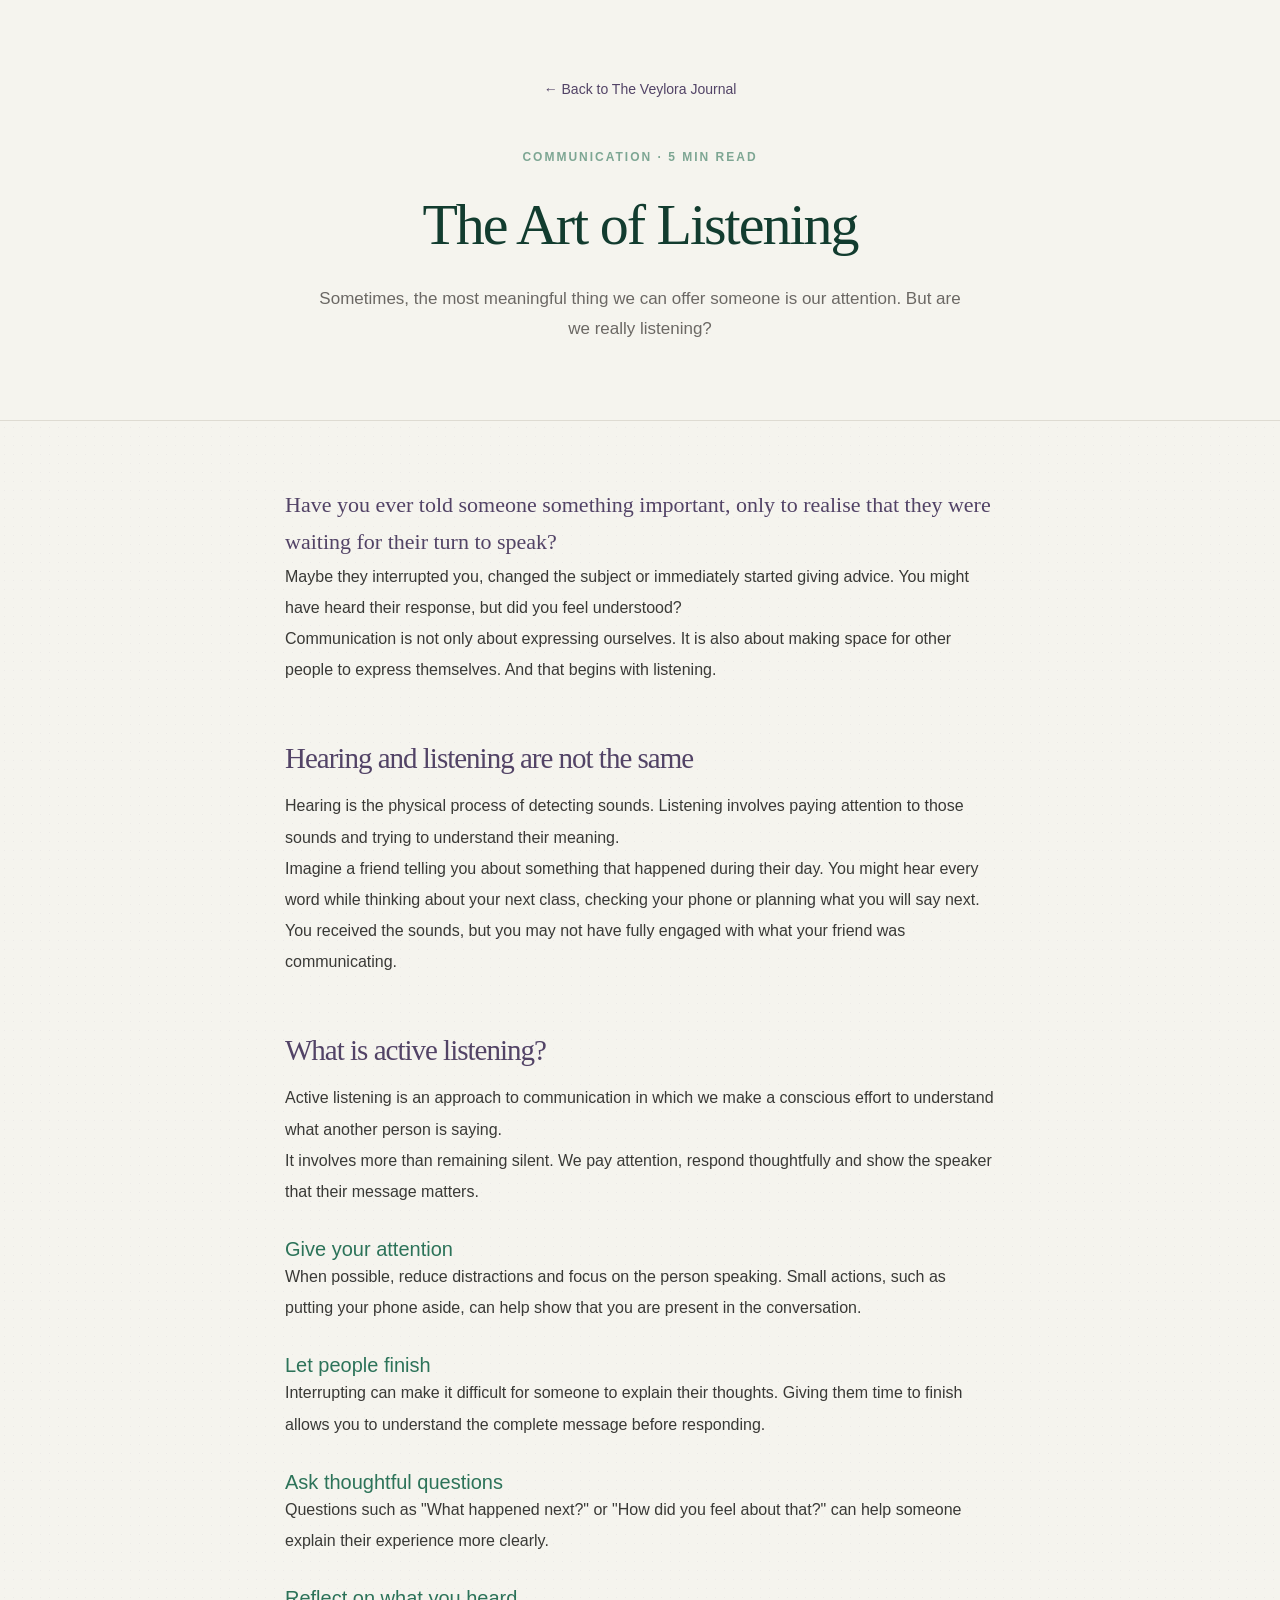
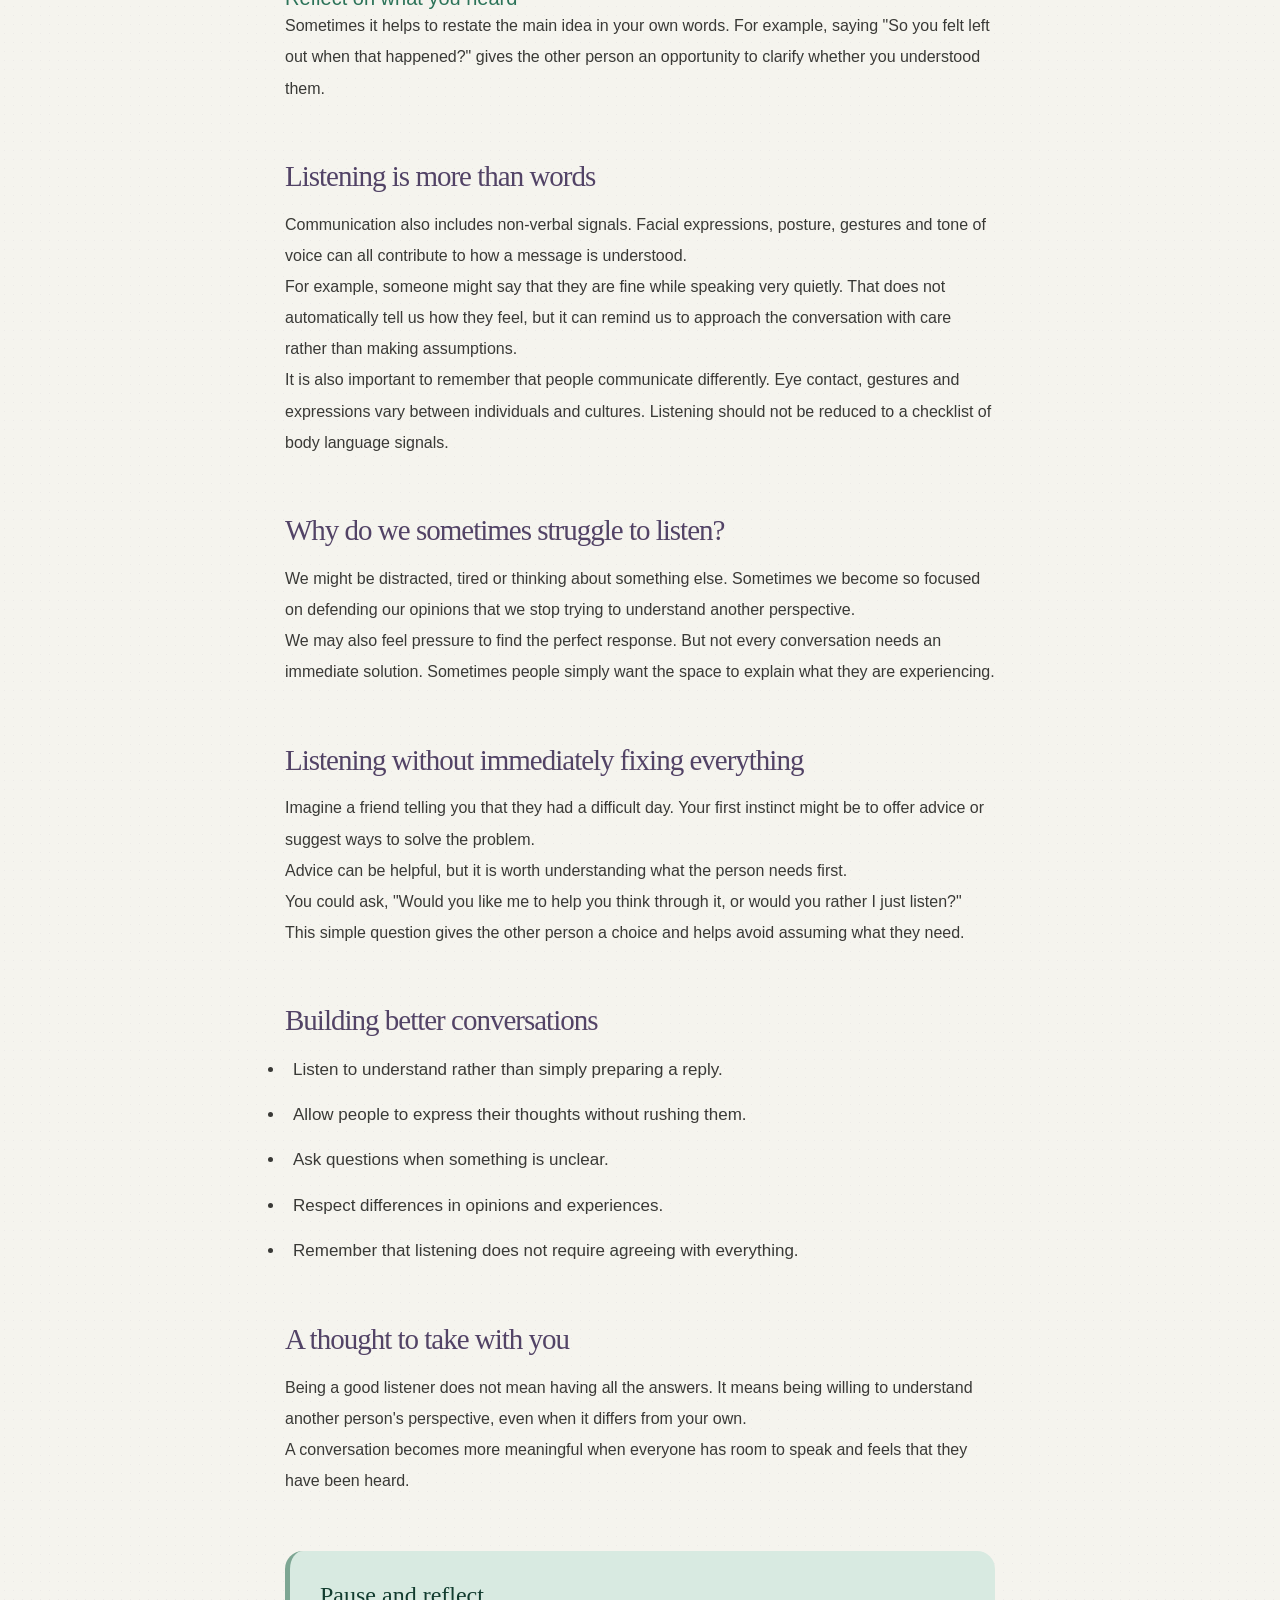
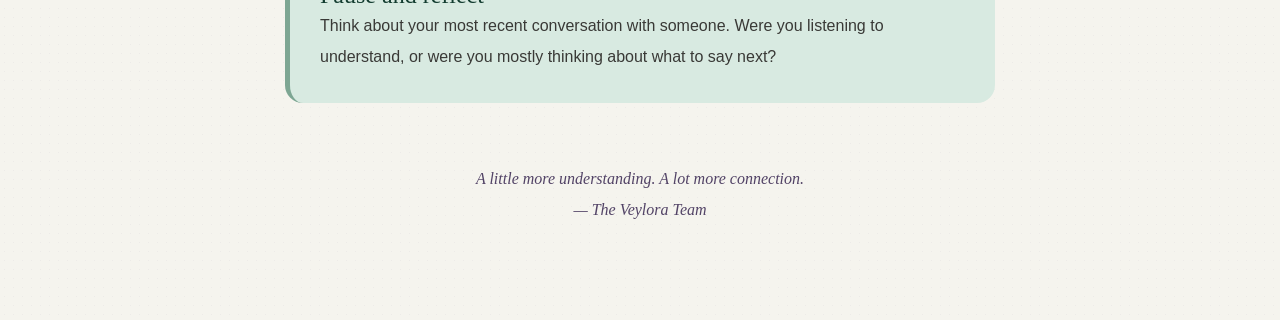
<file: article-05.html>
<!DOCTYPE html>
<html lang="en">
<head>
  <meta charset="UTF-8">
  <meta name="viewport" content="width=device-width, initial-scale=1.0">
  <title>The Art of Listening | The Veylora Journal</title>
  <link rel="stylesheet" href="style.css">
</head>
<body>

<body>

  <header class="article-header">
    <a href="journal.html">← Back to The Veylora Journal</a>
    <p>COMMUNICATION · 5 MIN READ</p>
    <h1>The Art of Listening</h1>
    <p class="article-subtitle">
      Sometimes, the most meaningful thing we can offer someone is our
      attention. But are we really listening?
    </p>
  </header>

  <main class="article-content">

    <p class="article-opening">
      Have you ever told someone something important, only to realise that
      they were waiting for their turn to speak?
    </p>

    <p>
      Maybe they interrupted you, changed the subject or immediately started
      giving advice. You might have heard their response, but did you feel
      understood?
    </p>

    <p>
      Communication is not only about expressing ourselves. It is also about
      making space for other people to express themselves. And that begins
      with listening.
    </p>

    <h2>Hearing and listening are not the same</h2>

    <p>
      Hearing is the physical process of detecting sounds. Listening involves
      paying attention to those sounds and trying to understand their meaning.
    </p>

    <p>
      Imagine a friend telling you about something that happened during their
      day. You might hear every word while thinking about your next class,
      checking your phone or planning what you will say next.
    </p>

    <p>
      You received the sounds, but you may not have fully engaged with what
      your friend was communicating.
    </p>

    <h2>What is active listening?</h2>

    <p>
      Active listening is an approach to communication in which we make a
      conscious effort to understand what another person is saying.
    </p>

    <p>
      It involves more than remaining silent. We pay attention, respond
      thoughtfully and show the speaker that their message matters.
    </p>

    <h3>Give your attention</h3>
    <p>
      When possible, reduce distractions and focus on the person speaking.
      Small actions, such as putting your phone aside, can help show that
      you are present in the conversation.
    </p>

    <h3>Let people finish</h3>
    <p>
      Interrupting can make it difficult for someone to explain their thoughts.
      Giving them time to finish allows you to understand the complete message
      before responding.
    </p>

    <h3>Ask thoughtful questions</h3>
    <p>
      Questions such as "What happened next?" or "How did you feel about that?"
      can help someone explain their experience more clearly.
    </p>

    <h3>Reflect on what you heard</h3>
    <p>
      Sometimes it helps to restate the main idea in your own words.
      For example, saying "So you felt left out when that happened?" gives
      the other person an opportunity to clarify whether you understood them.
    </p>

    <h2>Listening is more than words</h2>

    <p>
      Communication also includes non-verbal signals. Facial expressions,
      posture, gestures and tone of voice can all contribute to how a message
      is understood.
    </p>

    <p>
      For example, someone might say that they are fine while speaking very
      quietly. That does not automatically tell us how they feel, but it can
      remind us to approach the conversation with care rather than making
      assumptions.
    </p>

    <p>
      It is also important to remember that people communicate differently.
      Eye contact, gestures and expressions vary between individuals and
      cultures. Listening should not be reduced to a checklist of body
      language signals.
    </p>

    <h2>Why do we sometimes struggle to listen?</h2>

    <p>
      We might be distracted, tired or thinking about something else.
      Sometimes we become so focused on defending our opinions that we
      stop trying to understand another perspective.
    </p>

    <p>
      We may also feel pressure to find the perfect response. But not every
      conversation needs an immediate solution. Sometimes people simply
      want the space to explain what they are experiencing.
    </p>

    <h2>Listening without immediately fixing everything</h2>

    <p>
      Imagine a friend telling you that they had a difficult day. Your first
      instinct might be to offer advice or suggest ways to solve the problem.
    </p>

    <p>
      Advice can be helpful, but it is worth understanding what the person
      needs first.
    </p>

    <p>
      You could ask, "Would you like me to help you think through it, or
      would you rather I just listen?"
    </p>

    <p>
      This simple question gives the other person a choice and helps avoid
      assuming what they need.
    </p>

    <h2>Building better conversations</h2>

    <ul>
      <li>Listen to understand rather than simply preparing a reply.</li>
      <li>Allow people to express their thoughts without rushing them.</li>
      <li>Ask questions when something is unclear.</li>
      <li>Respect differences in opinions and experiences.</li>
      <li>Remember that listening does not require agreeing with everything.</li>
    </ul>

    <h2>A thought to take with you</h2>

    <p>
      Being a good listener does not mean having all the answers. It means
      being willing to understand another person's perspective, even when
      it differs from your own.
    </p>

    <p>
      A conversation becomes more meaningful when everyone has room to speak
      and feels that they have been heard.
    </p>

    <div class="article-reflection">
      <h3>Pause and reflect</h3>
      <p>
        Think about your most recent conversation with someone. Were you
        listening to understand, or were you mostly thinking about what
        to say next?
      </p>
    </div>

    <p class="article-signoff">
      A little more understanding. A lot more connection.
      <br>— The Veylora Team
    </p>

  </main>

</body>
</file>
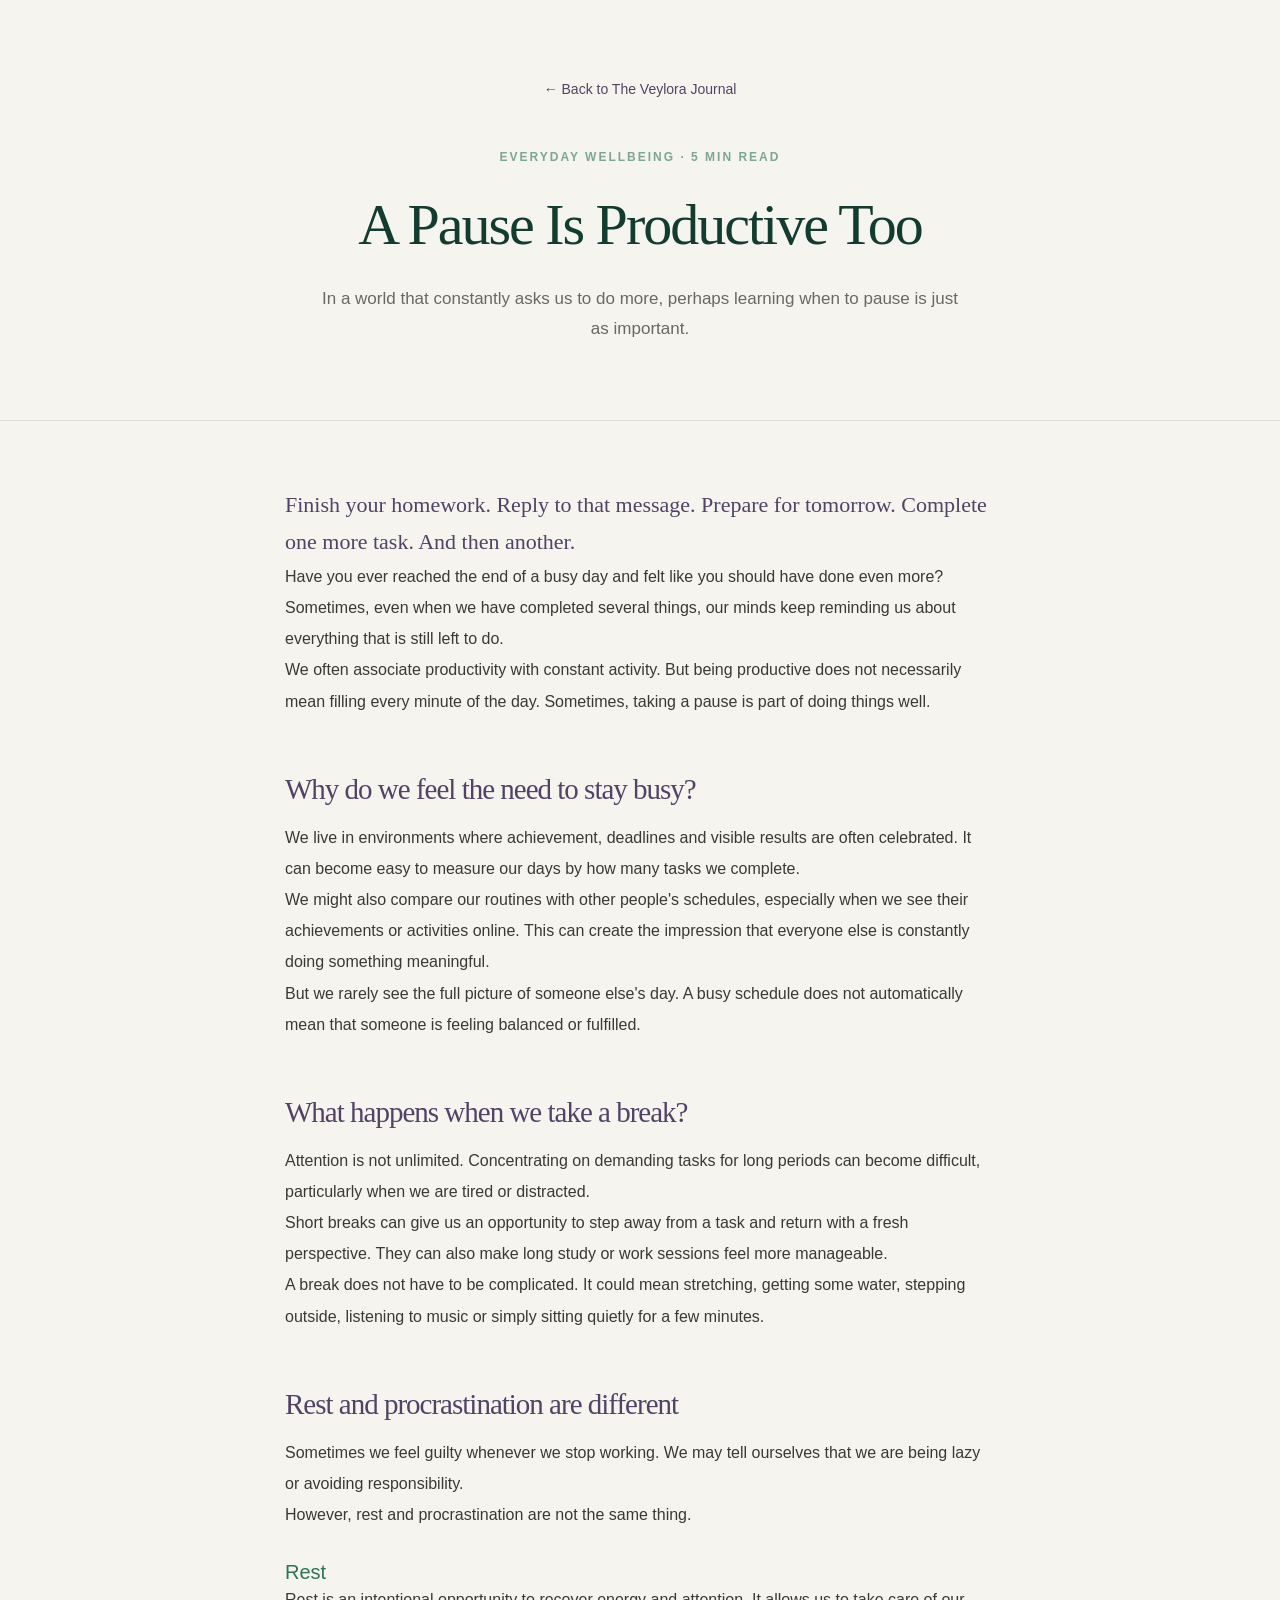
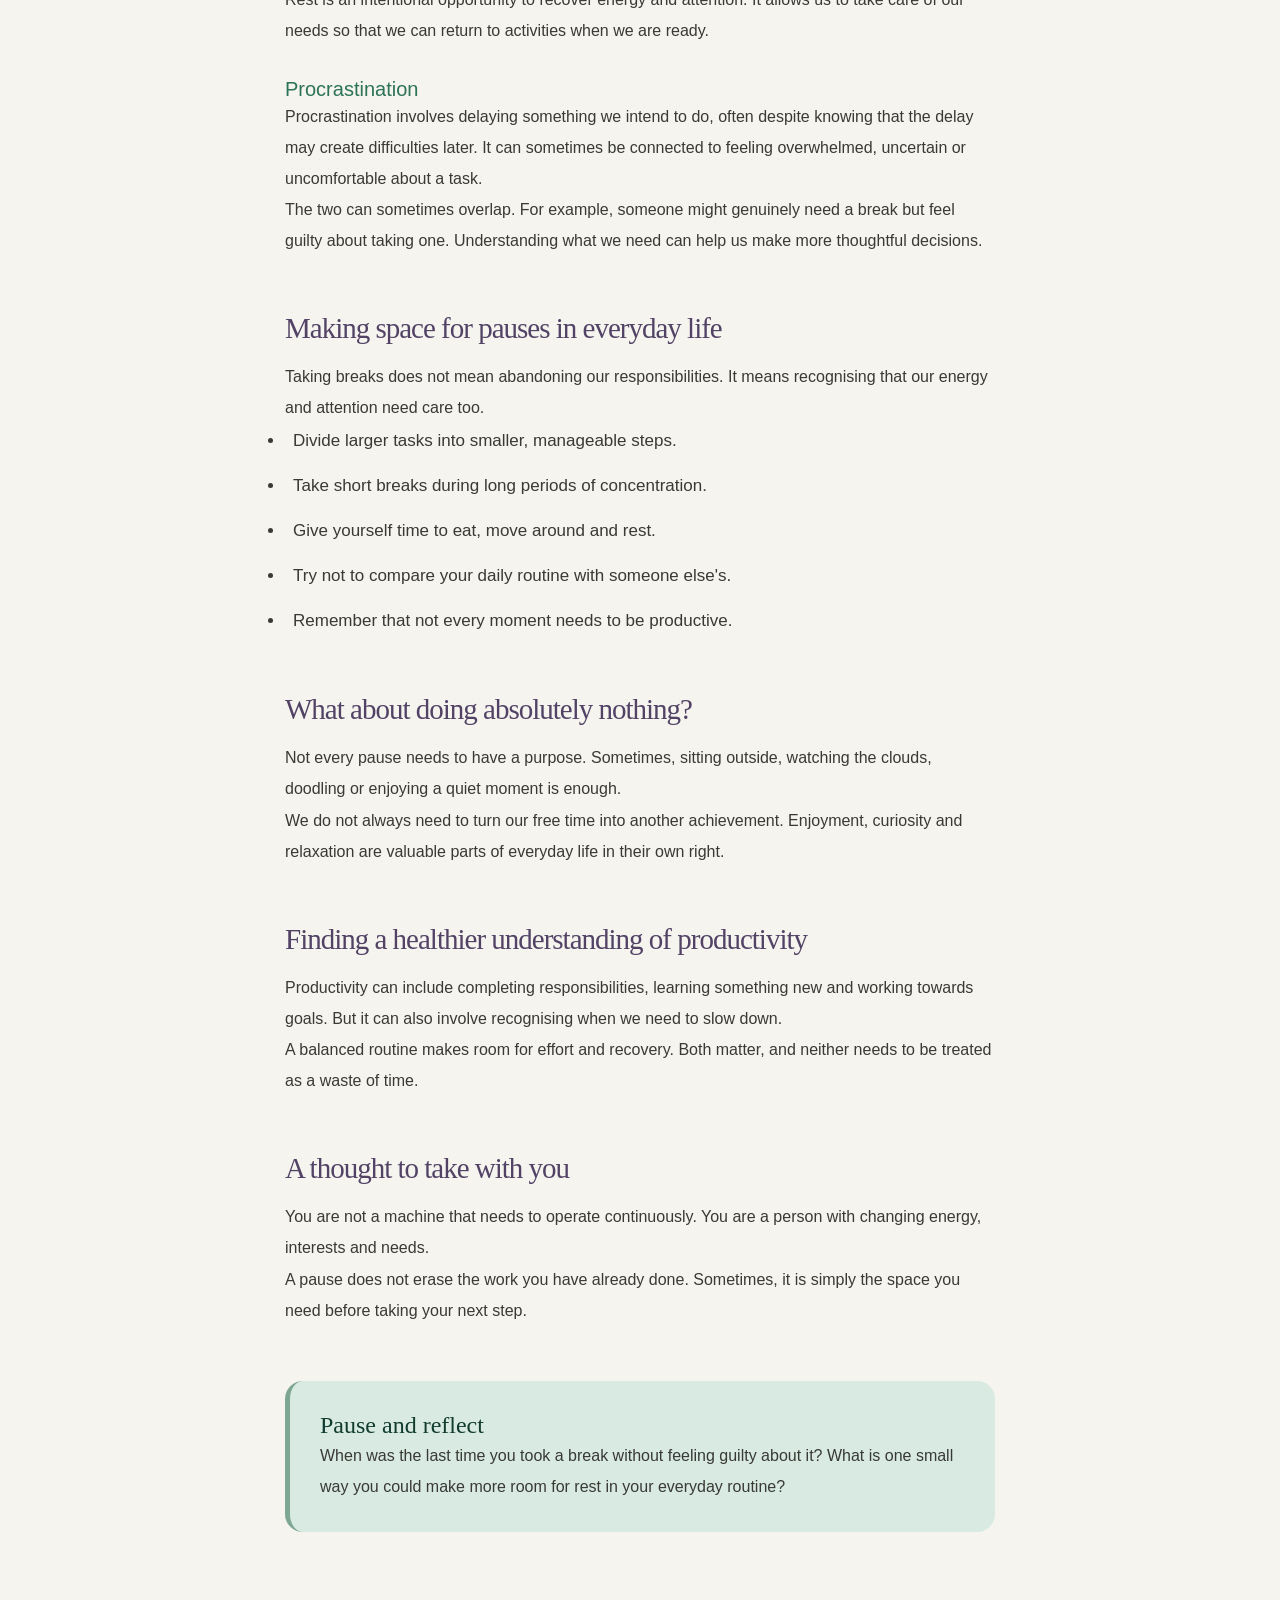
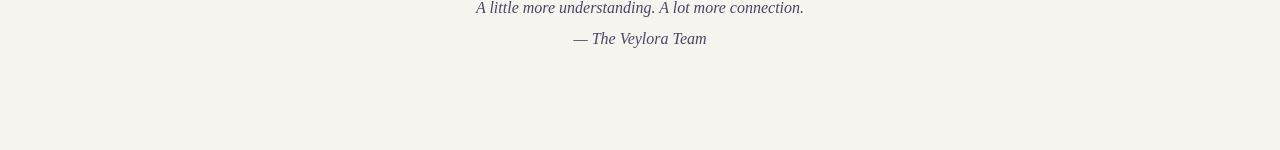
<file: article-06.html>
<!DOCTYPE html>
<html lang="en">
<head>
  <meta charset="UTF-8">
  <meta name="viewport" content="width=device-width, initial-scale=1.0">
  <title>A Pause Is Productive Too | The Veylora Journal</title>
  <link rel="stylesheet" href="style.css">
</head>
<body>

<body>

  <header class="article-header">
    <a href="journal.html">← Back to The Veylora Journal</a>
    <p>EVERYDAY WELLBEING · 5 MIN READ</p>
    <h1>A Pause Is Productive Too</h1>
    <p class="article-subtitle">
      In a world that constantly asks us to do more, perhaps learning
      when to pause is just as important.
    </p>
  </header>

  <main class="article-content">

    <p class="article-opening">
      Finish your homework. Reply to that message. Prepare for tomorrow.
      Complete one more task. And then another.
    </p>

    <p>
      Have you ever reached the end of a busy day and felt like you should
      have done even more? Sometimes, even when we have completed several
      things, our minds keep reminding us about everything that is still
      left to do.
    </p>

    <p>
      We often associate productivity with constant activity. But being
      productive does not necessarily mean filling every minute of the day.
      Sometimes, taking a pause is part of doing things well.
    </p>

    <h2>Why do we feel the need to stay busy?</h2>

    <p>
      We live in environments where achievement, deadlines and visible
      results are often celebrated. It can become easy to measure our
      days by how many tasks we complete.
    </p>

    <p>
      We might also compare our routines with other people's schedules,
      especially when we see their achievements or activities online.
      This can create the impression that everyone else is constantly
      doing something meaningful.
    </p>

    <p>
      But we rarely see the full picture of someone else's day. A busy
      schedule does not automatically mean that someone is feeling
      balanced or fulfilled.
    </p>

    <h2>What happens when we take a break?</h2>

    <p>
      Attention is not unlimited. Concentrating on demanding tasks for
      long periods can become difficult, particularly when we are tired
      or distracted.
    </p>

    <p>
      Short breaks can give us an opportunity to step away from a task
      and return with a fresh perspective. They can also make long study
      or work sessions feel more manageable.
    </p>

    <p>
      A break does not have to be complicated. It could mean stretching,
      getting some water, stepping outside, listening to music or simply
      sitting quietly for a few minutes.
    </p>

    <h2>Rest and procrastination are different</h2>

    <p>
      Sometimes we feel guilty whenever we stop working. We may tell
      ourselves that we are being lazy or avoiding responsibility.
    </p>

    <p>
      However, rest and procrastination are not the same thing.
    </p>

    <h3>Rest</h3>
    <p>
      Rest is an intentional opportunity to recover energy and attention.
      It allows us to take care of our needs so that we can return to
      activities when we are ready.
    </p>

    <h3>Procrastination</h3>
    <p>
      Procrastination involves delaying something we intend to do, often
      despite knowing that the delay may create difficulties later.
      It can sometimes be connected to feeling overwhelmed, uncertain
      or uncomfortable about a task.
    </p>

    <p>
      The two can sometimes overlap. For example, someone might genuinely
      need a break but feel guilty about taking one. Understanding what
      we need can help us make more thoughtful decisions.
    </p>

    <h2>Making space for pauses in everyday life</h2>

    <p>
      Taking breaks does not mean abandoning our responsibilities.
      It means recognising that our energy and attention need care too.
    </p>

    <ul>
      <li>Divide larger tasks into smaller, manageable steps.</li>
      <li>Take short breaks during long periods of concentration.</li>
      <li>Give yourself time to eat, move around and rest.</li>
      <li>Try not to compare your daily routine with someone else's.</li>
      <li>Remember that not every moment needs to be productive.</li>
    </ul>

    <h2>What about doing absolutely nothing?</h2>

    <p>
      Not every pause needs to have a purpose. Sometimes, sitting outside,
      watching the clouds, doodling or enjoying a quiet moment is enough.
    </p>

    <p>
      We do not always need to turn our free time into another achievement.
      Enjoyment, curiosity and relaxation are valuable parts of everyday life
      in their own right.
    </p>

    <h2>Finding a healthier understanding of productivity</h2>

    <p>
      Productivity can include completing responsibilities, learning
      something new and working towards goals. But it can also involve
      recognising when we need to slow down.
    </p>

    <p>
      A balanced routine makes room for effort and recovery. Both matter,
      and neither needs to be treated as a waste of time.
    </p>

    <h2>A thought to take with you</h2>

    <p>
      You are not a machine that needs to operate continuously. You are
      a person with changing energy, interests and needs.
    </p>

    <p>
      A pause does not erase the work you have already done. Sometimes,
      it is simply the space you need before taking your next step.
    </p>

    <div class="article-reflection">
      <h3>Pause and reflect</h3>
      <p>
        When was the last time you took a break without feeling guilty
        about it? What is one small way you could make more room for
        rest in your everyday routine?
      </p>
    </div>

    <p class="article-signoff">
      A little more understanding. A lot more connection.
      <br>— The Veylora Team
    </p>

  </main>

</body>
</file>
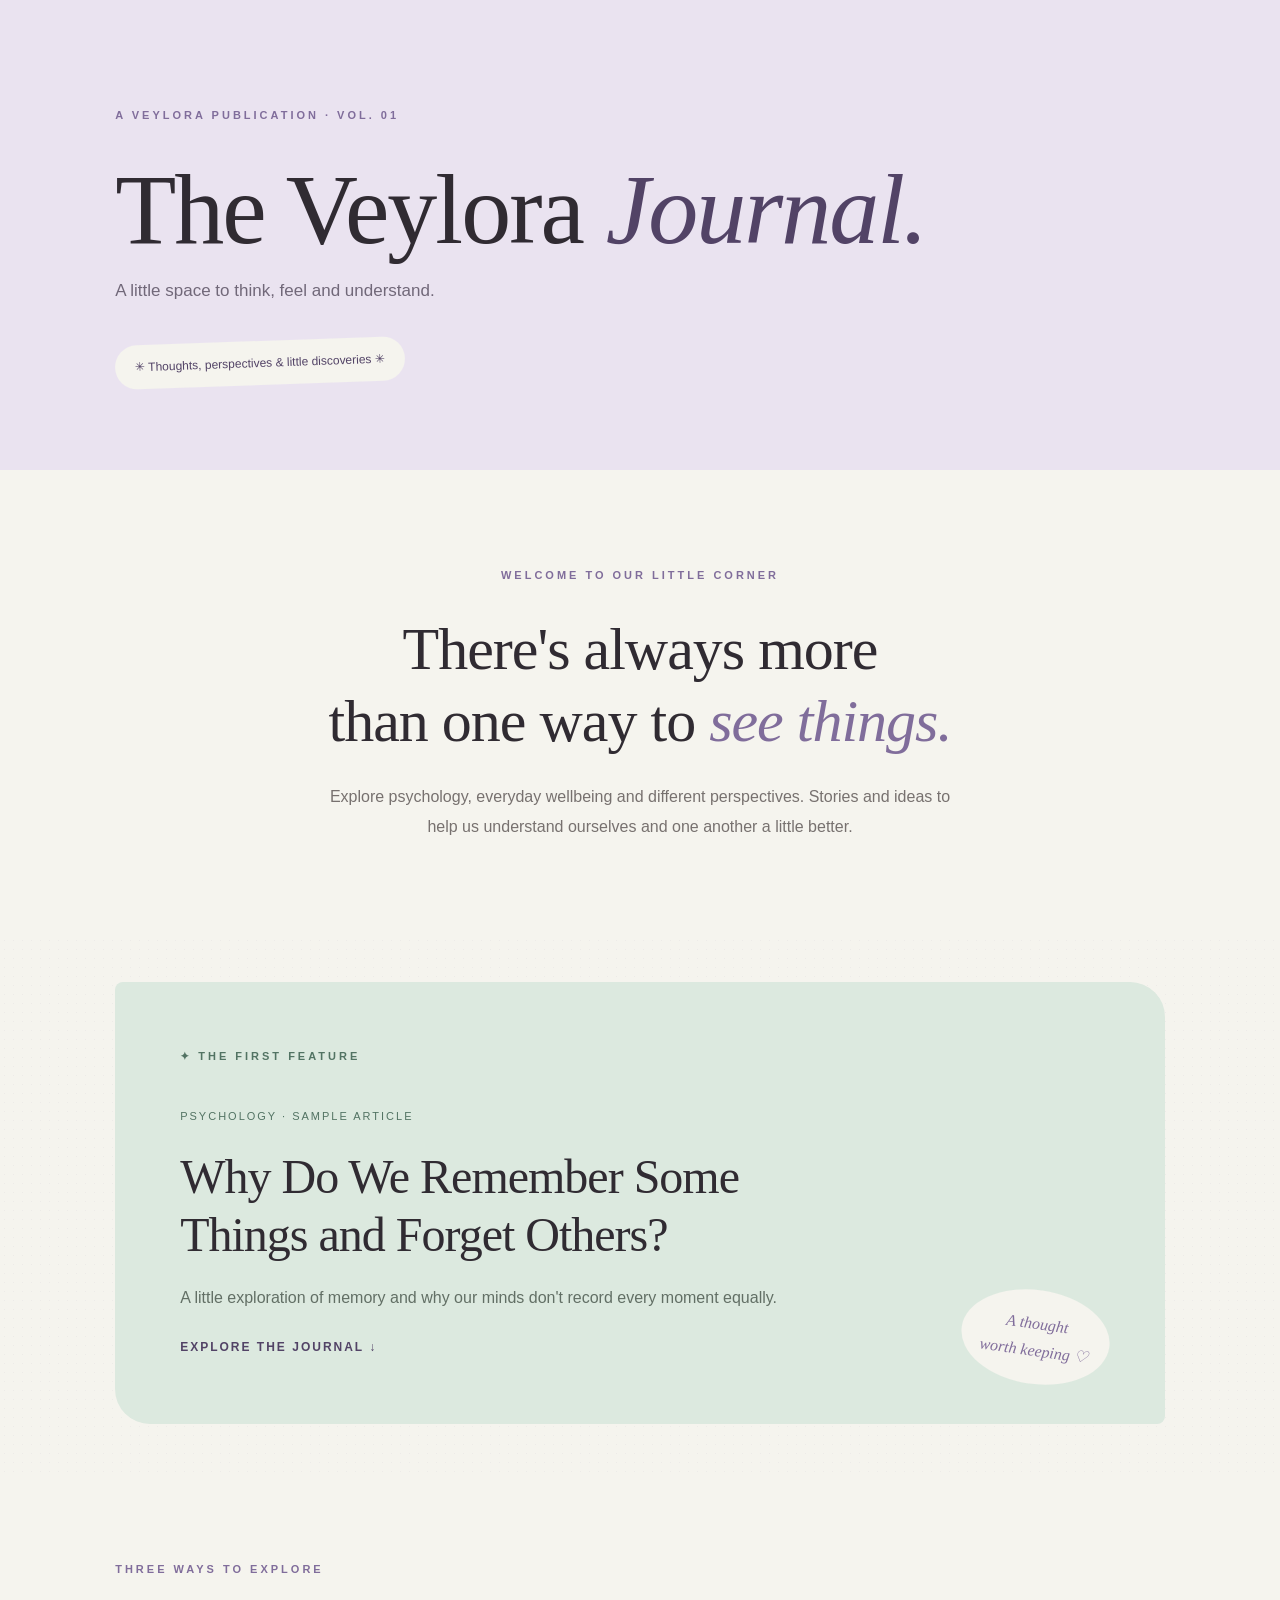
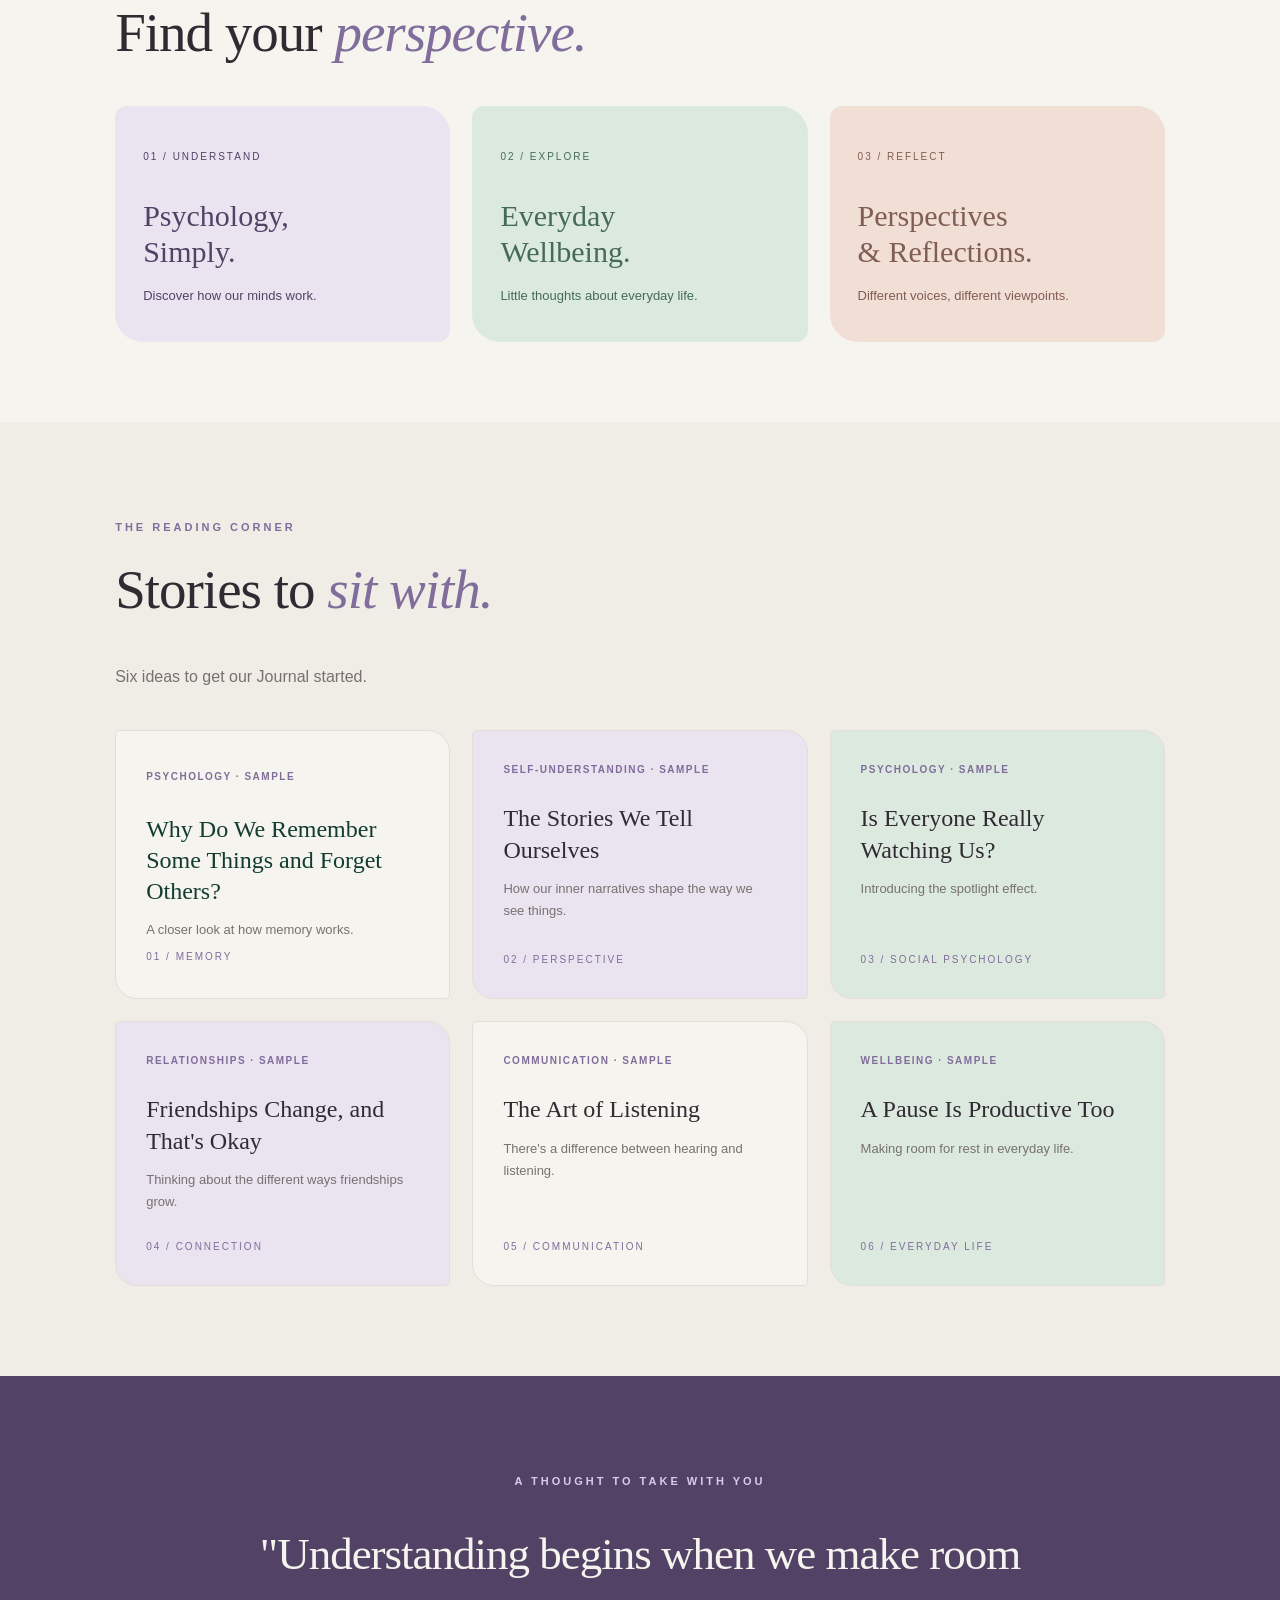
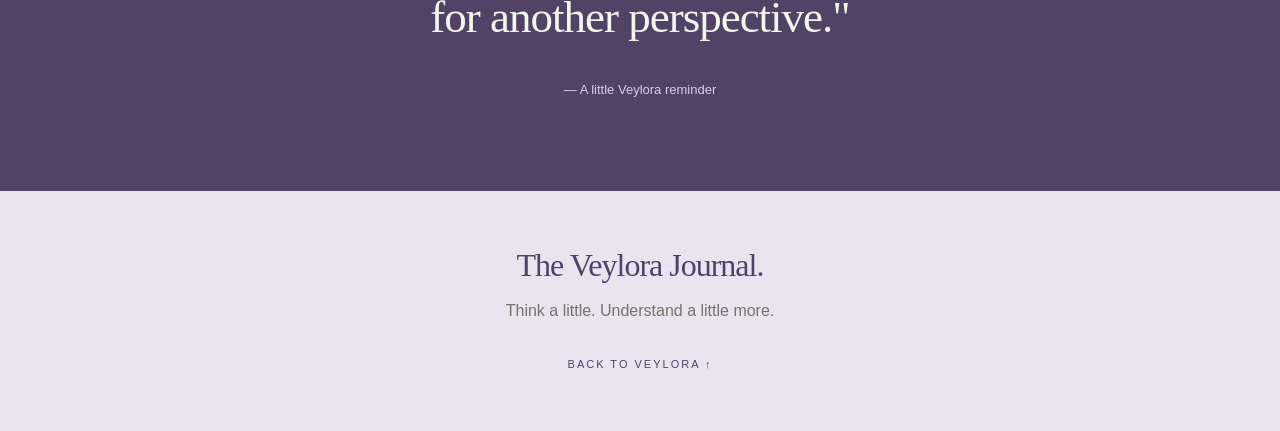
<file: journal.html>
<!DOCTYPE html>
<html lang="en">
<head>
  <meta charset="UTF-8">
  <meta name="viewport" content="width=device-width, initial-scale=1.0">
  <title>The Veylora Journal</title>
  <link rel="stylesheet" href="style.css">
</head>

<body>

  <header class="journal-hero">
    <span class="journal-kicker">A VEYLORA PUBLICATION · VOL. 01</span>
    <h1>The Veylora <em>Journal.</em></h1>
    <p>A little space to think, feel and understand.</p>
    <span class="journal-decoration">✳ Thoughts, perspectives & little discoveries ✳</span>
  </header>

  <main>

    <section class="journal-intro">
      <span>WELCOME TO OUR LITTLE CORNER</span>
      <h2>There's always more<br>than one way to <em>see things.</em></h2>
      <p>
        Explore psychology, everyday wellbeing and different perspectives.
        Stories and ideas to help us understand ourselves and one another a little better.
      </p>
    </section>

    <section class="journal-featured">
      <div class="featured-note">✦ THE FIRST FEATURE</div>
      <div class="featured-content">
        <span>PSYCHOLOGY · SAMPLE ARTICLE</span>
        <h2>Why Do We Remember Some Things and Forget Others?</h2>
        <p>A little exploration of memory and why our minds don't record every moment equally.</p>
        <a href="#journal-articles">EXPLORE THE JOURNAL ↓</a>
      </div>
      <div class="featured-sticker">A thought<br>worth keeping ♡</div>
    </section>

    <section class="journal-categories">
      <span class="journal-kicker">THREE WAYS TO EXPLORE</span>
      <h2>Find your <em>perspective.</em></h2>

      <div class="category-grid">
        <div class="category-card category-lavender">
          <span>01 / UNDERSTAND</span>
          <h3>Psychology,<br>Simply.</h3>
          <p>Discover how our minds work.</p>
        </div>

        <div class="category-card category-green">
          <span>02 / EXPLORE</span>
          <h3>Everyday<br>Wellbeing.</h3>
          <p>Little thoughts about everyday life.</p>
        </div>

        <div class="category-card category-peach">
          <span>03 / REFLECT</span>
          <h3>Perspectives<br>& Reflections.</h3>
          <p>Different voices, different viewpoints.</p>
        </div>
      </div>
    </section>

    <section class="journal-articles" id="journal-articles">
      <div class="journal-section-heading">
        <span class="journal-kicker">THE READING CORNER</span>
        <h2>Stories to <em>sit with.</em></h2>
        <p>Six ideas to get our Journal started.</p>
      </div>

      <div class="article-grid">

        <a href="article-01.html" class="article-card">
          <span>PSYCHOLOGY · SAMPLE</span>
          <h3>Why Do We Remember Some Things and Forget Others?</h3>
          <p>A closer look at how memory works.</p>
          <small>01 / MEMORY</small>
        </a>

        <article class="article-card">
          <span>SELF-UNDERSTANDING · SAMPLE</span>
          <h3>The Stories We Tell Ourselves</h3>
          <p>How our inner narratives shape the way we see things.</p>
          <small>02 / PERSPECTIVE</small>
        </article>

        <article class="article-card">
          <span>PSYCHOLOGY · SAMPLE</span>
          <h3>Is Everyone Really Watching Us?</h3>
          <p>Introducing the spotlight effect.</p>
          <small>03 / SOCIAL PSYCHOLOGY</small>
        </article>

        <article class="article-card">
          <span>RELATIONSHIPS · SAMPLE</span>
          <h3>Friendships Change, and That's Okay</h3>
          <p>Thinking about the different ways friendships grow.</p>
          <small>04 / CONNECTION</small>
        </article>

        <article class="article-card">
          <span>COMMUNICATION · SAMPLE</span>
          <h3>The Art of Listening</h3>
          <p>There's a difference between hearing and listening.</p>
          <small>05 / COMMUNICATION</small>
        </article>

        <article class="article-card">
          <span>WELLBEING · SAMPLE</span>
          <h3>A Pause Is Productive Too</h3>
          <p>Making room for rest in everyday life.</p>
          <small>06 / EVERYDAY LIFE</small>
        </article>

      </div>
    </section>

    <section class="journal-thought">
      <span>A THOUGHT TO TAKE WITH YOU</span>
      <h2>"Understanding begins when we make room for another perspective."</h2>
      <p>— A little Veylora reminder</p>
    </section>

  </main>

  <footer class="journal-footer">
    <h2>The Veylora Journal.</h2>
    <p>Think a little. Understand a little more.</p>
    <a href="index.html">BACK TO VEYLORA ↑</a>
  </footer>

</body>
</html>
</file>
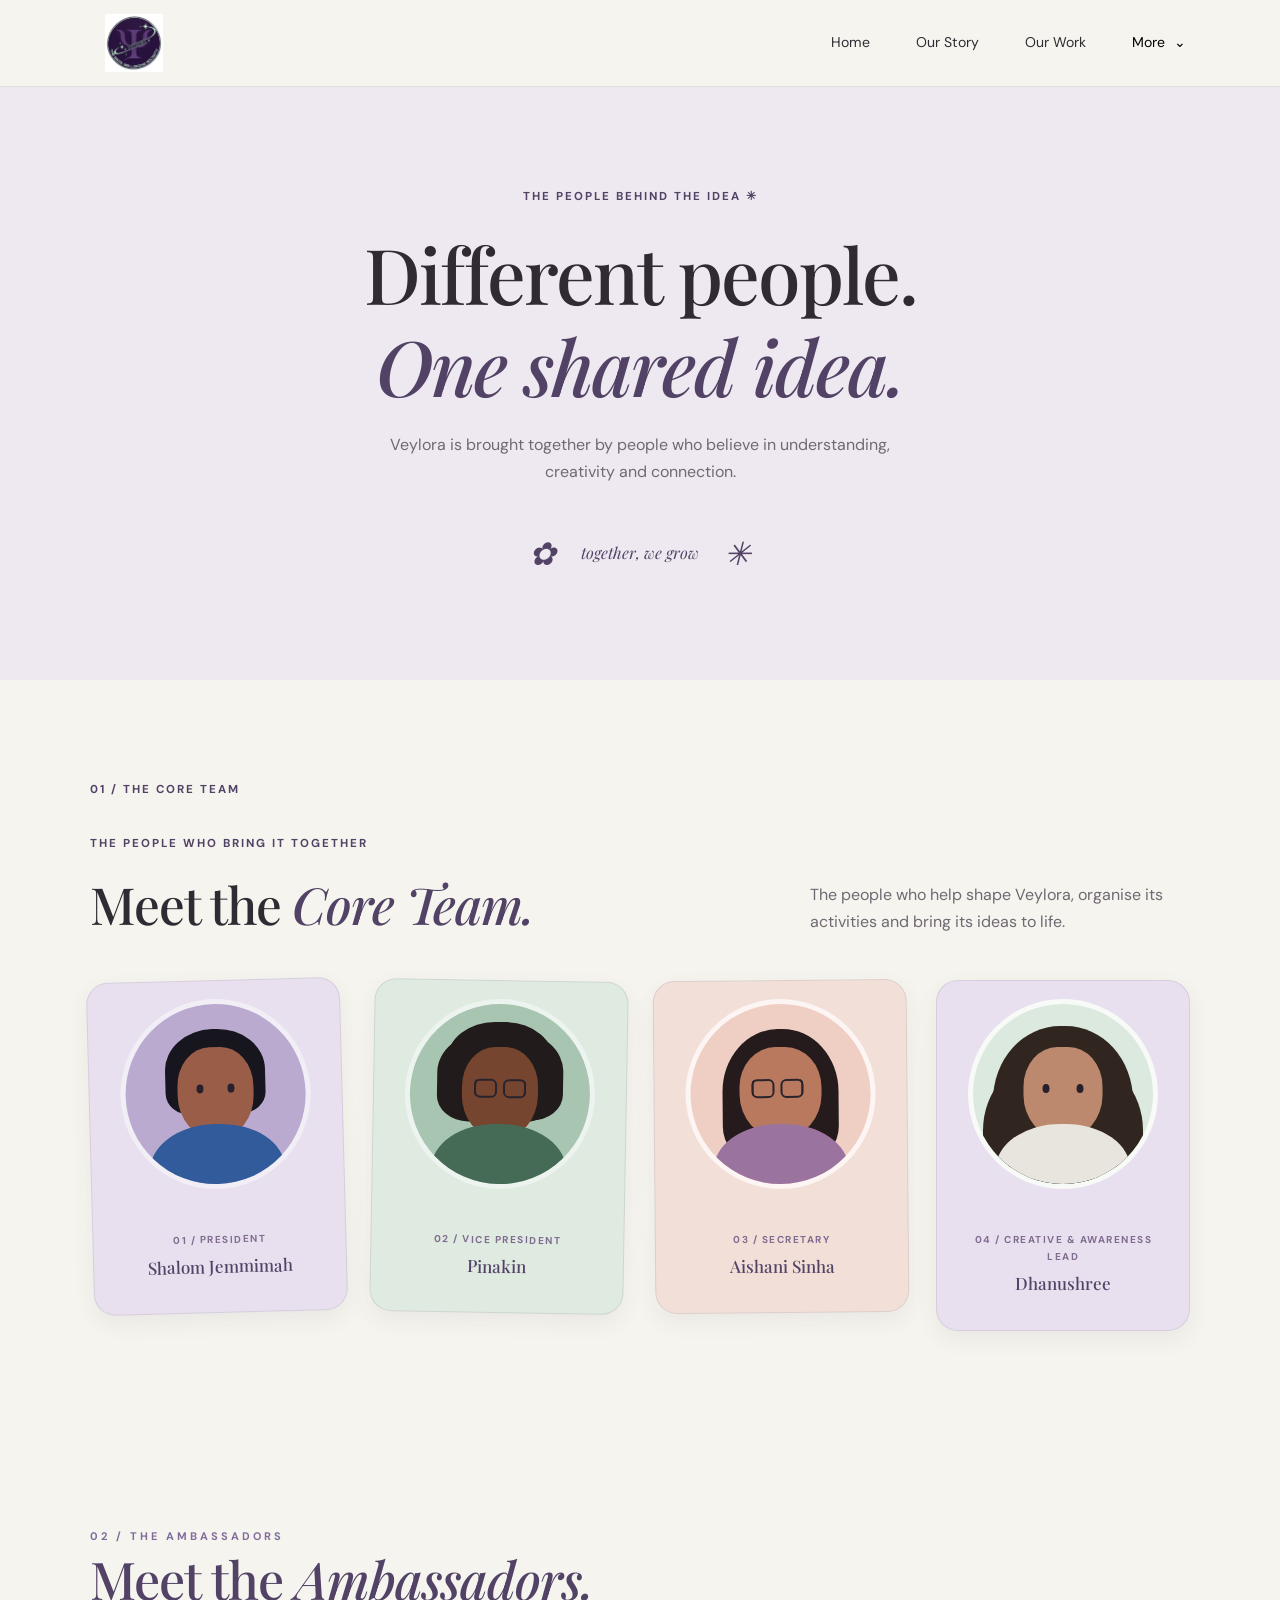
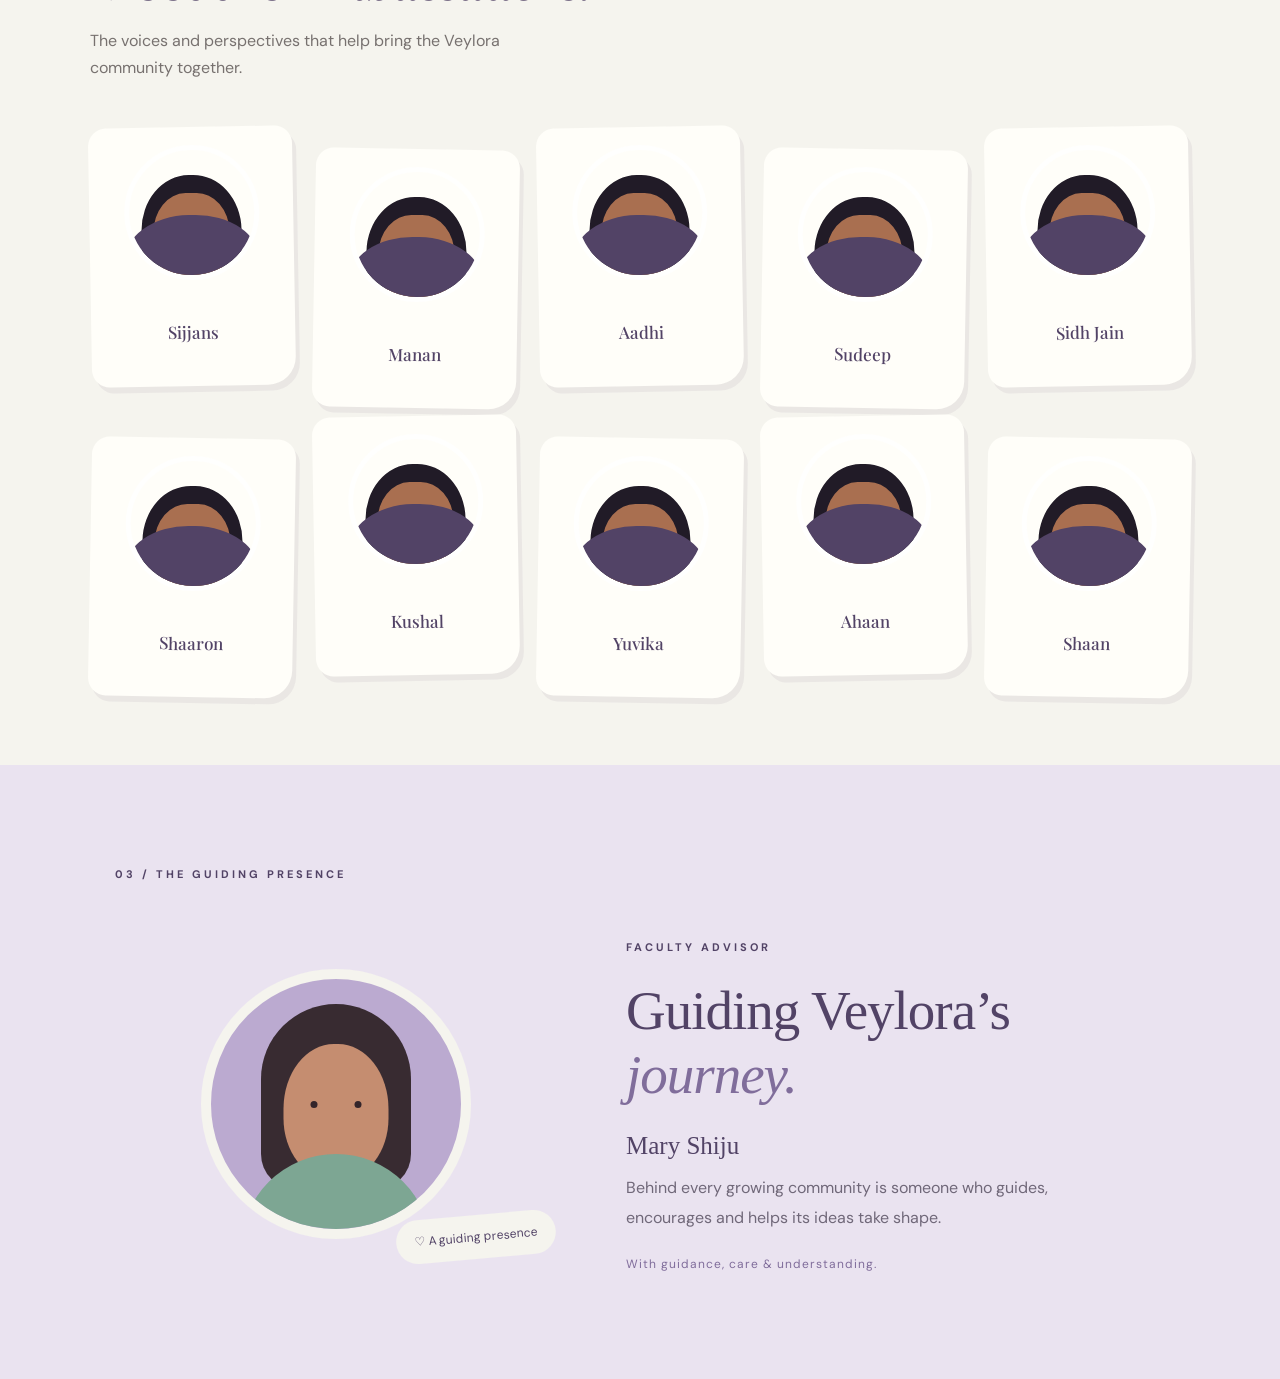
<file: our-people.html>
<!DOCTYPE html>
<html lang="en">
<head>
  <meta charset="UTF-8">
  <meta name="viewport" content="width=device-width, initial-scale=1.0">
  <title>Our People | VEYLORA</title>
  <link rel="stylesheet" href="style.css">
  <link rel="preconnect" href="https://fonts.googleapis.com">
  <link rel="preconnect" href="https://fonts.gstatic.com" crossorigin>
  <link href="https://fonts.googleapis.com/css2?family=DM+Sans:wght@400;500;600;700&family=Playfair+Display:ital,wght@0,500;0,600;1,500&display=swap" rel="stylesheet">
</head>

<body>

<header class="site-header">
  <nav class="navbar">
    <a href="index.html" class="brand">
      <img src="assets/veylora-logo.png" alt="Veylora logo">
    </a>

    <button class="menu-toggle" id="menuToggle" aria-label="Open navigation" aria-expanded="false">☰</button>

    <div class="nav-links" id="navLinks">
      <a href="index.html">Home</a>
      <a href="our-story.html">Our Story</a>
      <a href="our-work.html">Our Work</a>

      <div class="dropdown">
        <button class="dropdown-toggle" aria-expanded="false">More <span>⌄</span></button>
        <div class="dropdown-menu">
          <a href="our-people.html">Our People</a>
          <a href="journal.html">The Journal</a>
          <a href="explore-learn.html">Explore & Learn</a>
          <a href="get-involved.html">Get Involved</a>
        </div>
      </div>
    </div>
  </nav>
</header>

<main>

  <!-- PAGE INTRODUCTION -->
  <section class="people-hero section-padding">
    <span class="eyebrow">THE PEOPLE BEHIND THE IDEA ✳</span>
    <h1>Different people.<br><em>One shared idea.</em></h1>
    <p>
      Veylora is brought together by people who believe in
      understanding, creativity and connection.
    </p>
    <div class="people-hero-decoration">
      <span>✿</span>
      <span>together, we grow</span>
      <span>✳</span>
    </div>
  </section>

  <!-- CORE TEAM -->
  <section class="team-section section-padding" id="core-team">
    <div class="section-label">01 / THE CORE TEAM</div>

    <div class="team-heading">
      <div>
        <p class="eyebrow">THE PEOPLE WHO BRING IT TOGETHER</p>
        <h2>Meet the <em>Core Team.</em></h2>
      </div>
      <p>
        The people who help shape Veylora, organise its activities
        and bring its ideas to life.
      </p>
    </div>



<div class="profile-grid core-grid">

  <article class="profile-card profile-lavender">
    <div class="portrait-art portrait-shalom">
      <div class="portrait-hair"></div>
      <div class="portrait-face">
        <span class="portrait-eye left"></span>
        <span class="portrait-eye right"></span>
      </div>
      <div class="portrait-body"></div>
    </div>
    <div class="profile-info">
      <span class="profile-role">01 / PRESIDENT</span>
      <h3>Shalom Jemmimah</h3>
    </div>
  </article>

  <article class="profile-card profile-green">
    <div class="portrait-art portrait-pinakin">
      <div class="portrait-hair"></div>
      <div class="portrait-face">
        <span class="portrait-glasses"></span>
      </div>
      <div class="portrait-body"></div>
    </div>
    <div class="profile-info">
      <span class="profile-role">02 / VICE PRESIDENT</span>
      <h3>Pinakin</h3>
    </div>
  </article>

  <article class="profile-card profile-peach">
    <div class="portrait-art portrait-aishani">
      <div class="portrait-hair"></div>
      <div class="portrait-face">
        <span class="portrait-glasses"></span>
      </div>
      <div class="portrait-body"></div>
    </div>
    <div class="profile-info">
      <span class="profile-role">03 / SECRETARY</span>
      <h3>Aishani Sinha</h3>
    </div>
  </article>

  <article class="profile-card profile-lavender">
    <div class="portrait-art portrait-dhanushree">
      <div class="portrait-hair"></div>
      <div class="portrait-face">
        <span class="portrait-eye left"></span>
        <span class="portrait-eye right"></span>
      </div>
      <div class="portrait-body"></div>
    </div>
    <div class="profile-info">
      <span class="profile-role">04 / CREATIVE & AWARENESS LEAD</span>
      <h3>Dhanushree</h3>
    </div>
  </article>

</div>
</section>


  <section class="ambassadors-section">

  <div class="section-heading">
    <span class="section-label">02 / THE AMBASSADORS</span>
    <h2>Meet the <em>Ambassadors.</em></h2>
    <p>The voices and perspectives that help bring the Veylora community together.</p>
  </div>

  <div class="profile-grid ambassador-grid">

    <article class="profile-card profile-lavender ambassador-card">
      <div class="portrait-art portrait-amb-1">
        <div class="portrait-hair"></div>
        <div class="portrait-face">
          <span class="portrait-eye left"></span>
          <span class="portrait-eye right"></span>
        </div>
        <div class="portrait-body"></div>
      </div>
      <div class="profile-info"><h3>Sijjans</h3></div>
    </article>

    <article class="profile-card profile-green ambassador-card">
      <div class="portrait-art portrait-amb-2">
        <div class="portrait-hair"></div>
        <div class="portrait-face">
          <span class="portrait-eye left"></span>
          <span class="portrait-eye right"></span>
        </div>
        <div class="portrait-body"></div>
      </div>
      <div class="profile-info"><h3>Manan</h3></div>
    </article>

    <article class="profile-card profile-peach ambassador-card">
      <div class="portrait-art portrait-amb-3">
        <div class="portrait-hair"></div>
        <div class="portrait-face">
          <span class="portrait-eye left"></span>
          <span class="portrait-eye right"></span>
        </div>
        <div class="portrait-body"></div>
      </div>
      <div class="profile-info"><h3>Aadhi</h3></div>
    </article>

    <article class="profile-card profile-lavender ambassador-card">
      <div class="portrait-art portrait-amb-4">
        <div class="portrait-hair"></div>
        <div class="portrait-face">
          <span class="portrait-eye left"></span>
          <span class="portrait-eye right"></span>
        </div>
        <div class="portrait-body"></div>
      </div>
      <div class="profile-info"><h3>Sudeep</h3></div>
    </article>

    <article class="profile-card profile-green ambassador-card">
      <div class="portrait-art portrait-amb-5">
        <div class="portrait-hair"></div>
        <div class="portrait-face">
          <span class="portrait-eye left"></span>
          <span class="portrait-eye right"></span>
        </div>
        <div class="portrait-body"></div>
      </div>
      <div class="profile-info"><h3>Sidh Jain</h3></div>
    </article>

    <article class="profile-card profile-peach ambassador-card">
      <div class="portrait-art portrait-amb-6">
        <div class="portrait-hair"></div>
        <div class="portrait-face">
          <span class="portrait-eye left"></span>
          <span class="portrait-eye right"></span>
        </div>
        <div class="portrait-body"></div>
      </div>
      <div class="profile-info"><h3>Shaaron</h3></div>
    </article>

    <article class="profile-card profile-lavender ambassador-card">
      <div class="portrait-art portrait-amb-7">
        <div class="portrait-hair"></div>
        <div class="portrait-face">
          <span class="portrait-eye left"></span>
          <span class="portrait-eye right"></span>
        </div>
        <div class="portrait-body"></div>
      </div>
      <div class="profile-info"><h3>Kushal</h3></div>
    </article>

    <article class="profile-card profile-green ambassador-card">
      <div class="portrait-art portrait-amb-8">
        <div class="portrait-hair"></div>
        <div class="portrait-face">
          <span class="portrait-eye left"></span>
          <span class="portrait-eye right"></span>
        </div>
        <div class="portrait-body"></div>
      </div>
      <div class="profile-info"><h3>Yuvika</h3></div>
    </article>

    <article class="profile-card profile-peach ambassador-card">
      <div class="portrait-art portrait-amb-9">
        <div class="portrait-hair"></div>
        <div class="portrait-face">
          <span class="portrait-eye left"></span>
          <span class="portrait-eye right"></span>
        </div>
        <div class="portrait-body"></div>
      </div>
      <div class="profile-info"><h3>Ahaan</h3></div>
    </article>

    <article class="profile-card profile-lavender ambassador-card">
      <div class="portrait-art portrait-amb-10">
        <div class="portrait-hair"></div>
        <div class="portrait-face">
          <span class="portrait-eye left"></span>
          <span class="portrait-eye right"></span>
        </div>
        <div class="portrait-body"></div>
      </div>
      <div class="profile-info"><h3>Shaan</h3></div>
    </article>

  </div>
</section>

  <!-- FACULTY ADVISOR -->
<section class="faculty-section">

  <div class="faculty-label">03 / THE GUIDING PRESENCE</div>

  <div class="faculty-feature">

    <div class="faculty-portrait">
      <div class="faculty-halo">
        <div class="faculty-hair"></div>
        <div class="faculty-face">
          <span class="faculty-eye left"></span>
          <span class="faculty-eye right"></span>
        </div>
        <div class="faculty-body"></div>
      </div>
      <span class="faculty-sticker">♡ A guiding presence</span>
    </div>

    <div class="faculty-copy">
      <span class="faculty-role">FACULTY ADVISOR</span>
      <h2>Guiding Veylora’s <em>journey.</em></h2>
      <h3>Mary Shiju</h3>
      <p>
        Behind every growing community is someone who guides,
        encourages and helps its ideas take shape.
      </p>
      <span class="faculty-signoff">With guidance, care & understanding.</span>
    </div>

  </div>
</section>
</file>
<file: style.css>
:root {
  --lavender: #524366;
  --lilac: #BBAAD0;
  --green: #A8C5B1;
  --sage: #DCE9DF;
  --cream: #F5F4EE;
  --peach: #EFCFC3;
  --ink: #302B32;
  --white: #FFFFFF;
}

* {
  margin: 0;
  padding: 0;
  box-sizing: border-box;
}

html {
  scroll-behavior: smooth;
}

body {
  background: var(--cream);
  color: var(--ink);
  font-family: "DM Sans", sans-serif;
  line-height: 1.7;
}

a {
  color: inherit;
  text-decoration: none;
}

button {
  font: inherit;
}

img {
  max-width: 100%;
  display: block;
}

h1, h2, h3 {
  line-height: 1.2;
  font-weight: 500;
}

h1, h2 {
  font-family: "Playfair Display", serif;
}

h1 {
  font-size: clamp(2.8rem, 6vw, 5.7rem);
  letter-spacing: -2px;
}

h1 em, h2 em {
  color: var(--lavender);
  font-weight: 500;
}

h2 {
  font-size: clamp(2.3rem, 4vw, 4rem);
  letter-spacing: -1px;
}

p {
  font-size: 1rem;
}

.section-padding {
  padding: 100px max(7%, calc((100% - 1200px) / 2));
}

.section-label {
  font-size: 0.72rem;
  letter-spacing: 2px;
  font-weight: 700;
  color: var(--lavender);
  margin-bottom: 35px;
}

.eyebrow {
  color: var(--lavender);
  font-size: 0.72rem;
  font-weight: 700;
  letter-spacing: 2px;
  margin-bottom: 20px;
}

/* NAVIGATION */

.site-header {
  position: sticky;
  top: 0;
  z-index: 100;
  background: rgba(245, 244, 238, 0.94);
  backdrop-filter: blur(12px);
  border-bottom: 1px solid rgba(82, 67, 102, 0.12);
}

.navbar {
  max-width: 1400px;
  margin: auto;
  padding: 14px 6%;
  display: flex;
  align-items: center;
  justify-content: space-between;
}

.brand img {
  width: 115px;
  height: 58px;
  object-fit: contain;
}

.nav-links {
  display: flex;
  align-items: center;
  gap: 12px;
}

.nav-links > a,
.dropdown-toggle {
  border: none;
  background: transparent;
  padding: 10px 17px;
  border-radius: 30px;
  font-size: 0.88rem;
  cursor: pointer;
  transition: 0.25s;
}

.nav-links > a:hover,
.dropdown-toggle:hover,
.nav-links > a.active {
  background: var(--sage);
  color: var(--lavender);
}

.dropdown {
  position: relative;
}

.dropdown-toggle span {
  margin-left: 5px;
}

.dropdown-menu {
  display: none;
  position: absolute;
  top: 100%;
  right: 0;
  min-width: 190px;
  padding: 12px;
  background: white;
  border: 1px solid #e6dfeb;
  border-radius: 16px;
  box-shadow: 0 12px 30px #302b3215;
}

.dropdown:hover .dropdown-menu,
.dropdown:focus-within .dropdown-menu {
  display: grid;
}

.dropdown-menu a {
  padding: 10px;
  border-radius: 9px;
  font-size: 0.85rem;
}

.dropdown-menu a:hover {
  background: var(--sage);
}

.menu-toggle {
  display: none;
  border: none;
  background: var(--sage);
  color: var(--lavender);
  padding: 9px 13px;
  border-radius: 10px;
  font-size: 1.3rem;
  cursor: pointer;
}

/* HERO */

.hero {
  min-height: 680px;
  display: grid;
  grid-template-columns: 1.1fr 0.9fr;
  align-items: center;
  gap: 50px;
  overflow: hidden;
}

.hero-copy {
  max-width: 650px;
}

.hero-description {
  max-width: 470px;
  margin-top: 25px;
  color: #69616b;
  font-size: 1.08rem;
}

.hero-tagline {
  color: var(--lavender);
  font-weight: 700;
  font-size: 0.88rem;
  margin-top: 20px;
  letter-spacing: 0.5px;
}

.text-link {
  display: inline-flex;
  align-items: center;
  gap: 12px;
  margin-top: 30px;
  padding-bottom: 5px;
  border-bottom: 1px solid var(--lavender);
  color: var(--lavender);
  font-weight: 700;
  font-size: 0.9rem;
}

.text-link span {
  transition: transform 0.25s;
}

.text-link:hover span {
  transform: translate(4px, -4px);
}

.hero-art {
  position: relative;
  min-height: 470px;
  background: var(--sage);
  border-radius: 48% 52% 43% 57% / 48% 42% 58% 52%;
  display: grid;
  place-items: center;
  transform: rotate(2deg);
}

.art-circle {
  width: 230px;
  height: 230px;
  border-radius: 50%;
  background: var(--lavender);
  color: white;
  display: grid;
  place-items: center;
  font-family: "Playfair Display", serif;
  font-size: 2.1rem;
  letter-spacing: 5px;
  transform: rotate(-2deg);
  box-shadow: 10px 15px 0 #52436620;
}

.art-note {
  position: absolute;
  padding: 17px 22px;
  background: var(--cream);
  box-shadow: 4px 7px 0 #52436615;
  font-family: "Playfair Display", serif;
  font-style: italic;
  color: var(--lavender);
  font-size: 1.1rem;
  line-height: 1.35;
}

.note-one {
  top: 45px;
  left: -20px;
  transform: rotate(-8deg);
}

.note-two {
  bottom: 55px;
  right: -20px;
  transform: rotate(6deg);
}

.art-flower {
  position: absolute;
  top: 40px;
  right: 65px;
  font-size: 3.5rem;
  color: var(--lavender);
}

.art-star {
  position: absolute;
  bottom: 55px;
  left: 45px;
  font-size: 3rem;
  color: #D28B72;
}

.art-caption {
  position: absolute;
  bottom: 8px;
  left: 50%;
  transform: translateX(-50%) rotate(-2deg);
  font-size: 0.75rem;
  letter-spacing: 1px;
  color: var(--lavender);
}

/* STORY */

.story-preview {
  background: #EEE9F1;
}

.story-layout {
  display: grid;
  grid-template-columns: 0.8fr 1.2fr;
  gap: 70px;
  align-items: start;
}

.letter {
  background: #FFFEF9;
  padding: 50px;
  max-width: 650px;
  box-shadow: 8px 10px 0 #52436612;
  position: relative;
  transform: rotate(0.5deg);
}

.letter::before,
.letter::after {
  content: "";
  position: absolute;
  width: 95px;
  height: 24px;
  background: #BBAAD088;
  top: -10px;
}

.letter::before {
  left: 35px;
  transform: rotate(-8deg);
}

.letter::after {
  right: 35px;
  transform: rotate(7deg);
}

.letter p {
  margin-bottom: 17px;
  color: #5e5760;
}

.letter .letter-greeting {
  font-family: "Playfair Display", serif;
  font-size: 1.5rem;
  color: var(--lavender);
}

.letter-signoff {
  margin-top: 28px;
  font-family: "Playfair Display", serif;
  font-style: italic;
}

/* BELIEFS */

.beliefs {
  background: var(--cream);
}

.section-heading {
  max-width: 680px;
  margin-bottom: 45px;
}

.section-heading > p:last-child {
  color: #706873;
  margin-top: 17px;
}

.listen-grid {
  display: grid;
  grid-template-columns: repeat(4, 1fr);
  gap: 17px;
}

.listen-card {
  text-align: left;
  border: none;
  border-radius: 22px;
  min-height: 270px;
  padding: 25px;
  display: flex;
  flex-direction: column;
  align-items: flex-start;
  cursor: pointer;
  transition: transform 0.3s, box-shadow 0.3s;
}

.listen-card:hover {
  transform: translateY(-7px) rotate(-1deg);
  box-shadow: 0 12px 25px #302b3212;
}

.lavender {
  background: #E8E0EF;
}

.green {
  background: #DFEAE0;
}

.peach {
  background: #F2E0D8;
}

.lilac {
  background: #E8E2F0;
}

.card-number {
  font-size: 0.75rem;
  color: var(--lavender);
}

.listen-word {
  font-family: "Playfair Display", serif;
  font-size: 1.55rem;
  color: var(--lavender);
  margin-top: 30px;
}

.listen-short {
  font-size: 0.88rem;
  margin-top: 12px;
}

.listen-extra {
  display: none;
  font-size: 0.85rem;
  margin-top: 15px;
  color: #625969;
}

.listen-card.expanded .listen-extra {
  display: block;
}

.card-hint {
  font-size: 0.72rem;
  color: var(--lavender);
  margin-top: auto;
  padding-top: 18px;
}

/* WORK */

.work-preview {
  background: #F0EDE5;
}

.activity-grid {
  display: grid;
  grid-template-columns: repeat(3, 1fr);
  gap: 20px;
  margin: 45px 0 10px;
}

.activity-card {
  padding: 30px;
  border-radius: 22px;
  min-height: 300px;
  transition: transform 0.3s;
}

.activity-card:hover {
  transform: translateY(-6px);
}

.activity-lavender {
  background: #E8E0EF;
}

.activity-green {
  background: #DFEAE0;
}

.activity-peach {
  background: #F2E0D8;
}

.activity-grade {
  font-size: 0.7rem;
  font-weight: 700;
  letter-spacing: 1px;
  color: var(--lavender);
}

.activity-symbol {
  font-size: 3rem;
  color: var(--lavender);
  margin: 25px 0 15px;
}

.activity-card h3 {
  font-family: "Playfair Display", serif;
  font-size: 1.6rem;
  margin-bottom: 12px;
}

.activity-card p {
  color: #665e67;
  font-size: 0.9rem;
}

.activity-topic {
  display: block;
  margin-top: 25px;
  color: var(--lavender);
  font-size: 0.75rem;
  font-weight: 700;
}

/* PEOPLE */

.people-preview {
  text-align: center;
}

.people-preview > p {
  color: #706873;
  margin-top: 20px;
}

.people-links {
  display: flex;
  justify-content: center;
  flex-wrap: wrap;
  gap: 15px;
  margin-top: 40px;
}

.people-links a {
  background: var(--sage);
  color: var(--lavender);
  padding: 15px 24px;
  border-radius: 30px;
  font-size: 0.88rem;
  font-weight: 700;
  transition: 0.25s;
}

.people-links a:hover {
  background: var(--lavender);
  color: white;
}

/* JOURNAL */

.journal-preview {
  background: #EEE9F1;
}

.journal-layout {
  display: grid;
  grid-template-columns: 1fr 0.7fr;
  align-items: center;
  gap: 50px;
}

.journal-layout > div:first-child > p:not(.eyebrow) {
  color: #706873;
  max-width: 480px;
  margin-top: 20px;
}

.journal-sticker {
  background: var(--peach);
  min-height: 270px;
  display: grid;
  place-content: center;
  text-align: center;
  border-radius: 48% 52% 42% 58%;
  transform: rotate(4deg);
  color: var(--lavender);
}

.journal-sticker span {
  font-size: 3rem;
}

.journal-sticker p {
  font-family: "Playfair Display", serif;
  font-size: 1.7rem;
  line-height: 1.3;
}

/* EXPLORE */

.explore-preview {
  text-align: center;
  background: var(--sage);
}

.explore-preview > p:not(.eyebrow) {
  margin: 20px 0;
  color: #5e6961;
}

.pill-link {
  display: inline-block;
  margin-top: 20px;
  padding: 14px 25px;
  border-radius: 40px;
  background: var(--lavender);
  color: white;
  font-size: 0.88rem;
  font-weight: 700;
  transition: 0.25s;
}

.pill-link:hover {
  background: #382b48;
  transform: translateY(-3px);
}

/* GET INVOLVED */

.involved-preview {
  text-align: center;
  background: var(--peach);
}

.involved-preview > p {
  margin-top: 20px;
  color: #6e5e5b;
}

/* FOOTER */

.site-footer {
  background: var(--lavender);
  color: white;
  padding: 65px 7% 25px;
}

.footer-brand img {
  width: 110px;
  height: 65px;
  object-fit: contain;
  filter: brightness(0) invert(1);
}

.footer-brand p {
  font-size: 0.8rem;
  opacity: 0.8;
}

.footer-links {
  display: flex;
  flex-wrap: wrap;
  gap: 25px;
  margin: 35px 0;
}

.footer-links a {
  font-size: 0.85rem;
  opacity: 0.85;
}

.footer-links a:hover {
  opacity: 1;
  text-decoration: underline;
}

.footer-bottom {
  border-top: 1px solid #ffffff35;
  padding-top: 20px;
  font-size: 0.75rem;
  opacity: 0.75;
}

/* MOBILE */

@media (max-width: 900px) {
  .section-padding {
    padding: 75px 7%;
  }

  .hero {
    grid-template-columns: 1fr;
    gap: 55px;
  }

  .hero-art {
    min-height: 400px;
    max-width: 600px;
    width: 100%;
    margin: auto;
  }

  .story-layout,
  .journal-layout {
    grid-template-columns: 1fr;
    gap: 40px;
  }

  .listen-grid {
    grid-template-columns: repeat(2, 1fr);
  }

  .activity-grid {
    grid-template-columns: 1fr;
  }
}

@media (max-width: 650px) {
  .navbar {
    padding: 12px 6%;
  }

  .brand img {
    width: 95px;
  }

  .menu-toggle {
    display: block;
  }

  .nav-links {
    display: none;
    position: absolute;
    top: 100%;
    left: 0;
    width: 100%;
    padding: 20px 6%;
    background: var(--cream);
    flex-direction: column;
    align-items: stretch;
    gap: 5px;
    box-shadow: 0 10px 20px #302b3210;
  }

  .nav-links.open {
    display: flex;
  }

  .nav-links > a,
  .dropdown-toggle {
    width: 100%;
    text-align: left;
  }

  .dropdown-menu {
    position: static;
    display: grid;
    box-shadow: none;
    border: none;
    background: #EEE9F1;
    margin-top: 5px;
  }

  .hero {
    min-height: auto;
    padding-top: 65px;
  }

  .hero-art {
    min-height: 330px;
  }

  .art-circle {
    width: 175px;
    height: 175px;
    font-size: 1.6rem;
  }

  .art-note {
    font-size: 0.9rem;
    padding: 12px 15px;
  }

  .note-one {
    left: -5px;
  }

  .note-two {
    right: -5px;
  }

  .art-flower {
    right: 30px;
    font-size: 2.5rem;
  }

  .listen-grid {
    grid-template-columns: 1fr;
  }

  .listen-card {
    min-height: 220px;
  }

  .letter {
    padding: 35px 25px;
  }

  .people-links {
    flex-direction: column;
  }

  .footer-links {
    gap: 15px;
  }
}

/* =====================================
   VEYLORA SCRAPBOOK VISUAL UPGRADE
===================================== */

/* SUBTLE PAPER TEXTURE */

body {
  background-image:
    radial-gradient(#5243660b 0.7px, transparent 0.7px);
  background-size: 9px 9px;
}

.story-preview,
.journal-preview {
  background-image:
    radial-gradient(#5243660c 0.8px, transparent 0.8px),
    linear-gradient(135deg, #EEE9F1, #F5F0F1);
  background-size: 11px 11px, 100% 100%;
}

.work-preview {
  background-image:
    radial-gradient(#5243660b 0.8px, transparent 0.8px);
  background-size: 10px 10px;
}

/* HERO — MAGAZINE COVER STYLE */

.hero {
  position: relative;
  isolation: isolate;
}

.hero-copy {
  position: relative;
}

.hero-copy::after {
  content: "VOL. 01  ✳";
  display: inline-block;
  margin-top: 35px;
  padding: 7px 13px;
  background: var(--peach);
  color: var(--lavender);
  font-size: 0.65rem;
  font-weight: 700;
  letter-spacing: 2px;
  transform: rotate(-3deg);
}

.hero-art {
  border-radius: 35px;
  background:
    radial-gradient(circle at 20% 20%, #ffffff70 0 3px, transparent 4px),
    linear-gradient(145deg, #DCE9DF, #A8C5B1);
  box-shadow: 12px 15px 0 #52436612;
  isolation: isolate;
}

.hero-art::before {
  content: "A SPACE TO BE CURIOUS";
  position: absolute;
  top: 22px;
  left: 50%;
  transform: translateX(-50%) rotate(-3deg);
  background: var(--cream);
  color: var(--lavender);
  padding: 8px 15px;
  font-size: 0.62rem;
  font-weight: 700;
  letter-spacing: 2px;
  white-space: nowrap;
  box-shadow: 3px 4px 0 #52436615;
}

.hero-art::after {
  content: "✳";
  position: absolute;
  bottom: 20px;
  right: 25px;
  font-size: 4rem;
  color: #ffffffb0;
  transform: rotate(15deg);
  z-index: -1;
}

.art-circle {
  outline: 8px solid #ffffff75;
  outline-offset: 7px;
  border: 5px solid var(--cream);
}

.note-one {
  z-index: 2;
}

.note-two {
  z-index: 2;
}

.art-flower,
.art-star {
  text-shadow: 2px 3px 0 #ffffff80;
}

/* EXTRA SCRAPBOOK DETAILS */

.story-preview,
.work-preview,
.beliefs,
.people-preview,
.journal-preview,
.explore-preview,
.involved-preview {
  position: relative;
  overflow: hidden;
}

.story-preview::after {
  content: "✳";
  position: absolute;
  right: 5%;
  top: 10%;
  color: #BBAAD080;
  font-size: 5rem;
  transform: rotate(15deg);
  pointer-events: none;
}

.beliefs::after {
  content: "little things matter";
  position: absolute;
  right: 7%;
  top: 45px;
  color: #A8C5B1;
  font-family: "Playfair Display", serif;
  font-style: italic;
  font-size: 1rem;
  transform: rotate(5deg);
}

.activity-card {
  position: relative;
  overflow: hidden;
  box-shadow: 5px 7px 0 #52436612;
}

.activity-card::after {
  content: "✳";
  position: absolute;
  right: 20px;
  bottom: 12px;
  font-size: 2.5rem;
  color: #52436630;
}

.activity-card:nth-child(2) {
  transform: rotate(1deg);
}

.activity-card:nth-child(1) {
  transform: rotate(-1deg);
}

.activity-card:nth-child(3) {
  transform: rotate(1.5deg);
}

.activity-card:hover {
  transform: translateY(-7px) rotate(0deg);
}

/* OUR PEOPLE — MORE PROMINENT */

.people-preview {
  background:
    radial-gradient(#BBAAD030 1px, transparent 1px),
    #F5F4EE;
  background-size: 13px 13px;
  padding-top: 120px;
  padding-bottom: 120px;
}

.people-preview::before {
  content: "THE PEOPLE • THE IDEAS • THE COMMUNITY";
  display: inline-block;
  background: var(--peach);
  color: var(--lavender);
  padding: 8px 15px;
  border-radius: 3px;
  font-size: 0.65rem;
  font-weight: 700;
  letter-spacing: 1.5px;
  transform: rotate(-2deg);
  margin-bottom: 25px;
}

.people-preview h2 {
  max-width: 750px;
  margin: auto;
}

.people-preview > p {
  max-width: 480px;
  margin: 20px auto 0;
}

.people-links {
  display: grid;
  grid-template-columns: repeat(3, 1fr);
  gap: 22px;
  max-width: 1000px;
  margin: 55px auto 0;
}

.people-links a {
  min-height: 170px;
  padding: 30px 22px;
  border-radius: 5px;
  display: flex;
  flex-direction: column;
  justify-content: space-between;
  text-align: left;
  font-family: "Playfair Display", serif;
  font-size: 1.35rem;
  box-shadow: 5px 7px 0 #52436615;
  transition: transform 0.3s, box-shadow 0.3s;
}

.people-links a::after {
  content: "DISCOVER MORE ↗";
  font-family: "DM Sans", sans-serif;
  font-size: 0.65rem;
  font-weight: 700;
  letter-spacing: 1.3px;
}

.people-links a:nth-child(1) {
  background: #E8E0EF;
  transform: rotate(-2deg);
}

.people-links a:nth-child(2) {
  background: #DFEAE0;
  transform: rotate(1.5deg);
}

.people-links a:nth-child(3) {
  background: #F2E0D8;
  transform: rotate(-1deg);
}

.people-links a:hover {
  transform: translateY(-9px) rotate(0deg);
  box-shadow: 8px 12px 0 #52436618;
  background: var(--lavender);
  color: white;
}

/* JOURNAL STICKER */

.journal-sticker {
  border: 7px solid #ffffff80;
  box-shadow: 8px 10px 0 #52436615;
  position: relative;
}

.journal-sticker::after {
  content: "READ • THINK • SHARE";
  position: absolute;
  bottom: -18px;
  right: -15px;
  background: var(--cream);
  padding: 7px 12px;
  font-size: 0.6rem;
  letter-spacing: 1px;
  font-weight: 700;
  transform: rotate(-5deg);
}

/* SECTION DECORATIONS */

.explore-preview::after {
  content: "✿";
  position: absolute;
  right: 7%;
  top: 12%;
  font-size: 5rem;
  color: #52436630;
  transform: rotate(-15deg);
  pointer-events: none;
}

.involved-preview::after {
  content: "LET'S CONNECT ✳";
  position: absolute;
  right: 5%;
  bottom: 20px;
  font-size: 0.65rem;
  letter-spacing: 2px;
  color: #52436685;
  transform: rotate(-5deg);
}

/* MOBILE ADJUSTMENTS */

@media (max-width: 900px) {
  .people-links {
    grid-template-columns: 1fr;
    max-width: 500px;
  }

  .people-links a {
    min-height: 130px;
  }
}

@media (max-width: 650px) {
  .hero-art {
    border-radius: 28px;
  }

  .hero-art::before {
    font-size: 0.52rem;
  }

  .beliefs::after {
    display: none;
  }

  .people-preview {
    padding-top: 85px;
    padding-bottom: 85px;
  }

  .people-links {
    gap: 18px;
  }
}

/* =====================================
   OUR PEOPLE PAGE
===================================== */

.people-hero {
  background: #EEE9F1;
  text-align: center;
  min-height: 480px;
  display: flex;
  flex-direction: column;
  align-items: center;
  justify-content: center;
  position: relative;
  overflow: hidden;
}

.people-hero h1 {
  margin-bottom: 20px;
}

.people-hero > p {
  max-width: 550px;
  color: #706873;
}

.people-hero-decoration {
  display: flex;
  align-items: center;
  gap: 25px;
  margin-top: 40px;
  color: var(--lavender);
  font-family: "Playfair Display", serif;
  font-style: italic;
}

.people-hero-decoration span:first-child,
.people-hero-decoration span:last-child {
  font-size: 2rem;
}

.team-section {
  background: var(--cream);
}

.team-heading {
  display: flex;
  justify-content: space-between;
  align-items: end;
  gap: 40px;
  margin-bottom: 45px;
}

.team-heading > p {
  max-width: 380px;
  color: #706873;
}

.profile-grid {
  display: grid;
  grid-template-columns: repeat(3, 1fr);
  gap: 25px;
}

.profile-card {
  padding: 15px;
  border-radius: 8px;
  box-shadow: 6px 8px 0 #52436612;
  transition: transform 0.3s;
}

.profile-card:nth-child(1) {
  transform: rotate(-1.5deg);
}

.profile-card:nth-child(2) {
  transform: rotate(1deg);
}

.profile-card:nth-child(3) {
  transform: rotate(-0.5deg);
}

.profile-card:hover {
  transform: translateY(-8px) rotate(0deg);
}

.profile-lavender {
  background: #E8E0EF;
}

.profile-green {
  background: #DFEAE0;
}

.profile-peach {
  background: #F2E0D8;
}

.profile-photo {
  width: 100%;
  height: 280px;
  display: flex;
  flex-direction: column;
  align-items: center;
  justify-content: center;
  gap: 10px;
}

.photo-placeholder {
  background:
    radial-gradient(#52436616 1px, transparent 1px),
    #F8F5F0;
  background-size: 12px 12px;
  color: var(--lavender);
}

.photo-placeholder span {
  font-size: 3.5rem;
}

.photo-placeholder small {
  font-size: 0.62rem;
  letter-spacing: 1.5px;
  font-weight: 700;
}

.profile-info {
  padding: 22px 12px 18px;
}

.profile-role {
  color: var(--lavender);
  font-size: 0.65rem;
  letter-spacing: 1.5px;
  font-weight: 700;
}

.profile-info h3 {
  font-family: "Playfair Display", serif;
  font-size: 1.65rem;
  margin: 10px 0;
}

.profile-info p {
  color: #706873;
  font-size: 0.87rem;
}

.profile-note {
  text-align: center;
  color: var(--lavender);
  font-family: "Playfair Display", serif;
  font-style: italic;
  margin-top: 50px;
}

.ambassador-section {
  background:
    radial-gradient(#52436610 1px, transparent 1px),
    #EEE9F1;
  background-size: 12px 12px;
}

.ambassador-grid {
  display: grid;
  grid-template-columns: repeat(4, 1fr);
  gap: 22px;
}

.ambassador-card {
  background: #FFFEF9;
  padding: 13px;
  text-align: center;
  box-shadow: 4px 6px 0 #52436612;
  transition: transform 0.3s;
}

.ambassador-card:nth-child(odd) {
  transform: rotate(-1deg);
}

.ambassador-card:nth-child(even) {
  transform: rotate(1.5deg);
}

.ambassador-card:hover {
  transform: translateY(-7px) rotate(0deg);
}

.ambassador-photo {
  height: 190px;
  display: grid;
  place-items: center;
  margin-bottom: 15px;
}

.ambassador-photo span {
  font-size: 2.8rem;
  color: var(--lavender);
}

.ambassador-card h3 {
  font-family: "Playfair Display", serif;
  font-size: 1.15rem;
  margin-bottom: 5px;
}

.ambassador-card p {
  color: #827985;
  font-size: 0.78rem;
  margin-bottom: 10px;
}

.faculty-section {
  background: var(--sage);
}

.faculty-note {
  background: #FFFEF9;
  max-width: 780px;
  margin: auto;
  padding: 55px;
  text-align: center;
  box-shadow: 8px 10px 0 #52436612;
  position: relative;
  transform: rotate(0.5deg);
}

.faculty-symbol {
  display: block;
  color: var(--lavender);
  font-size: 3rem;
  margin-bottom: 15px;
}

.faculty-note h2 {
  margin-bottom: 20px;
}

.faculty-note > p:not(.eyebrow) {
  color: #706873;
  max-width: 570px;
  margin: auto;
}

.faculty-placeholder {
  margin: 35px auto 20px;
  max-width: 250px;
  height: 170px;
  display: grid;
  place-items: center;
  padding: 20px;
  background:
    radial-gradient(#52436616 1px, transparent 1px),
    #EEE9F1;
  background-size: 12px 12px;
  color: var(--lavender);
  font-size: 0.78rem;
  border: 1px dashed #BBAAD0;
}

.faculty-name {
  font-family: "Playfair Display", serif;
  font-size: 1.4rem;
  color: var(--lavender) !important;
}

.faculty-caption {
  display: block;
  margin-top: 5px;
  color: #827985;
  font-size: 0.72rem;
  letter-spacing: 1px;
}

/* OUR PEOPLE — RESPONSIVE */

@media (max-width: 900px) {
  .profile-grid {
    grid-template-columns: repeat(2, 1fr);
  }

  .ambassador-grid {
    grid-template-columns: repeat(2, 1fr);
  }

  .team-heading {
    flex-direction: column;
    align-items: flex-start;
  }
}

@media (max-width: 600px) {
  .people-hero {
    min-height: 390px;
  }

  .profile-grid {
    grid-template-columns: 1fr;
    max-width: 430px;
    margin: auto;
    gap: 30px;
  }

  .ambassador-grid {
    grid-template-columns: repeat(2, 1fr);
    gap: 15px;
  }

  .profile-photo {
    height: 260px;
  }

  .ambassador-photo {
    height: 145px;
  }

  .faculty-note {
    padding: 35px 22px;
  }
}

/* =====================================
   VEYLORA - ILLUSTRATED CORE TEAM
===================================== */

.core-grid {
  display: grid;
  grid-template-columns: repeat(4, minmax(0, 1fr));
  gap: 28px;
  align-items: start;
}

.core-grid .profile-card {
  text-align: center;
  padding: 18px 12px;
  border-radius: 22px;
  border: 1px solid rgba(82, 67, 102, 0.12);
  box-shadow: 0 8px 22px rgba(82, 67, 102, 0.07);
  transition: transform 0.35s ease, box-shadow 0.35s ease;
  overflow: hidden;
}

.core-grid .profile-card:hover {
  transform: translateY(-9px) rotate(-1deg);
  box-shadow: 0 16px 30px rgba(82, 67, 102, 0.15);
}

.portrait-art {
  width: 190px;
  height: 190px;
  max-width: 100%;
  aspect-ratio: 1;
  border-radius: 50%;
  margin: 0 auto 20px;
  position: relative;
  overflow: hidden;
  border: 5px solid rgba(255,255,255,0.8);
  animation: portraitFloat 4s ease-in-out infinite;
}

.profile-card:nth-child(2) .portrait-art {
  animation-delay: .5s;
}

.profile-card:nth-child(3) .portrait-art {
  animation-delay: 1s;
}

.profile-card:nth-child(4) .portrait-art {
  animation-delay: 1.5s;
}

@keyframes portraitFloat {
  0%, 100% { transform: translateY(0); }
  50% { transform: translateY(-7px); }
}

/* Face */

.portrait-face {
  position: absolute;
  width: 76px;
  height: 91px;
  left: 50%;
  top: 43px;
  transform: translateX(-50%);
  border-radius: 43% 43% 47% 47%;
  background: #a96f50;
  z-index: 2;
}

/* Hair */

.portrait-hair {
  position: absolute;
  width: 100px;
  height: 115px;
  left: 50%;
  top: 25px;
  transform: translateX(-50%);
  border-radius: 48% 48% 35% 35%;
  background: #211b27;
  z-index: 1;
}

.portrait-body {
  position: absolute;
  width: 135px;
  height: 95px;
  left: 50%;
  bottom: -35px;
  transform: translateX(-50%);
  border-radius: 48% 48% 0 0;
  background: #524366;
  z-index: 3;
}

/* Eyes */

.portrait-eye {
  position: absolute;
  top: 37px;
  width: 7px;
  height: 9px;
  background: #28202a;
  border-radius: 50%;
}

.portrait-eye.left { left: 19px; }
.portrait-eye.right { right: 19px; }

/* Shalom - short hair */

.portrait-shalom {
  background: #BBAAD0;
}

.portrait-shalom .portrait-hair {
  height: 85px;
  width: 100px;
  border-radius: 48% 48% 25% 25%;
  background: #17151d;
}

.portrait-shalom .portrait-face {
  background: #995d48;
}

.portrait-shalom .portrait-body {
  background: #315b9b;
}

/* Pinakin - curly hair and glasses */

.portrait-pinakin {
  background: #A8C5B1;
}

.portrait-pinakin .portrait-hair {
  width: 112px;
  height: 93px;
  top: 25px;
  border-radius: 45% 45% 30% 30%;
  background: #211b1b;
  box-shadow:
    -9px 2px 0 -2px #211b1b,
    9px 0 0 -2px #211b1b,
    0 -9px 0 -2px #211b1b;
}

.portrait-pinakin .portrait-face {
  background: #75452f;
}

.portrait-pinakin .portrait-body {
  background: #456b56;
}

/* Glasses */

.portrait-glasses {
  position: absolute;
  top: 32px;
  left: 12px;
  width: 52px;
  height: 18px;
  border-left: 2px solid #29232c;
  border-right: 2px solid #29232c;
  border-radius: 5px;
  z-index: 4;
}

.portrait-glasses::before,
.portrait-glasses::after {
  content: "";
  position: absolute;
  top: 0;
  width: 19px;
  height: 15px;
  border: 2px solid #29232c;
  border-radius: 6px;
}

.portrait-glasses::before { left: -2px; }
.portrait-glasses::after { right: -2px; }

/* Aishani - straight hair and glasses */

.portrait-aishani {
  background: #EFCFC3;
}

.portrait-aishani .portrait-hair {
  width: 116px;
  height: 130px;
  top: 25px;
  border-radius: 48% 48% 25% 25%;
  background: #251b1c;
}

.portrait-aishani .portrait-face {
  background: #b8795e;
  width: 82px;
  border-radius: 44% 44% 48% 48%;
}

.portrait-aishani .portrait-body {
  background: #9b739f;
}

/* Dhanushree - long wavy hair */

.portrait-dhanushree {
  background: #DCE9DF;
}

.portrait-dhanushree .portrait-hair {
  width: 140px;
  height: 155px;
  top: 22px;
  border-radius: 48% 48% 35% 35%;
  background: #30251f;
  box-shadow:
    -12px 30px 0 -2px #30251f,
    12px 30px 0 -2px #30251f;
}

.portrait-dhanushree .portrait-face {
  background: #bd896e;
  width: 79px;
}

.portrait-dhanushree .portrait-body {
  background: #e8e5df;
}

/* Profile text */

.core-grid .profile-info {
  position: relative;
  z-index: 4;
}

.core-grid .profile-role {
  display: block;
  font-size: 10px;
  letter-spacing: 1.5px;
  color: #806c91;
  font-weight: 700;
  margin-bottom: 8px;
}

.core-grid .profile-info h3 {
  font-size: 17px;
  color: #524366;
  margin: 0;
}

/* Responsive */

@media (max-width: 850px) {
  .core-grid {
    grid-template-columns: repeat(2, minmax(0, 1fr));
  }
}

@media (max-width: 480px) {
  .core-grid {
    grid-template-columns: repeat(2, minmax(0, 1fr));
    gap: 12px;
  }

  .portrait-art {
    width: 135px;
    height: 135px;
  }

  .core-grid .profile-card {
    padding: 12px 7px;
  }

  .core-grid .profile-info h3 {
    font-size: 14px;
  }
}

/* VEYLORA AMBASSADORS */

.ambassadors-section {
  padding: 90px 7%;
  background: #F5F4EE;
}

.ambassadors-section .section-heading {
  margin-bottom: 45px;
}

.ambassadors-section .section-label {
  color: #806D9B;
  letter-spacing: 3px;
  font-size: 11px;
}

.ambassadors-section .section-heading h2 {
  color: #524366;
  font-size: clamp(32px, 5vw, 52px);
}

.ambassadors-section .section-heading p {
  color: #77716F;
  max-width: 480px;
  line-height: 1.7;
}

.ambassador-grid {
  display: grid;
  grid-template-columns: repeat(5, minmax(0, 1fr));
  gap: 30px 20px;
}

.ambassador-card {
  padding: 18px 12px;
  border-radius: 18px 18px 28px 18px;
  transition: transform 0.3s ease;
}

.ambassador-card:nth-child(even) {
  transform: translateY(22px) rotate(1deg);
}

.ambassador-card:nth-child(odd) {
  transform: rotate(-1deg);
}

.ambassador-card:hover {
  transform: translateY(-8px) rotate(0deg);
}

.ambassador-card .portrait-art {
  width: 135px;
  height: 135px;
  margin: 0 auto 12px;
}

.ambassador-card .profile-info {
  text-align: center;
}

.ambassador-card .profile-info h3 {
  color: #524366;
  font-size: 17px;
  margin: 8px 0;
}

/* Small variations for fictional placeholders */

.portrait-amb-1 { --portrait-hair: #352B35; --portrait-skin: #B97960; }
.portrait-amb-2 { --portrait-hair: #24252C; --portrait-skin: #A96D54; }
.portrait-amb-3 { --portrait-hair: #4B3026; --portrait-skin: #D29B7E; }
.portrait-amb-4 { --portrait-hair: #25202A; --portrait-skin: #9B624D; }
.portrait-amb-5 { --portrait-hair: #392D29; --portrait-skin: #C58D70; }
.portrait-amb-6 { --portrait-hair: #211F29; --portrait-skin: #D5A184; }
.portrait-amb-7 { --portrait-hair: #30251F; --portrait-skin: #B87B60; }
.portrait-amb-8 { --portrait-hair: #3A292E; --portrait-skin: #D4A087; }
.portrait-amb-9 { --portrait-hair: #252329; --portrait-skin: #AD745D; }
.portrait-amb-10 { --portrait-hair: #49352C; --portrait-skin: #C38A70; }

@media (max-width: 900px) {
  .ambassador-grid {
    grid-template-columns: repeat(3, 1fr);
  }
}

@media (max-width: 600px) {
  .ambassadors-section {
    padding: 60px 5%;
  }

  .ambassador-grid {
    grid-template-columns: repeat(2, 1fr);
    gap: 18px 12px;
  }

  .ambassador-card:nth-child(even),
  .ambassador-card:nth-child(odd) {
    transform: none;
  }

  .ambassador-card .portrait-art {
    width: 115px;
    height: 115px;
  }
}
/* VEYLORA FACULTY ADVISOR */

.faculty-section {
  padding: 100px 9%;
  background: #EAE3F0;
}

.faculty-label {
  color: #524366;
  font-size: 11px;
  letter-spacing: 3px;
  margin-bottom: 45px;
  font-weight: 700;
}

.faculty-feature {
  display: grid;
  grid-template-columns: 0.9fr 1.1fr;
  align-items: center;
  gap: 70px;
  max-width: 1050px;
  margin: auto;
}

.faculty-portrait {
  position: relative;
  display: flex;
  justify-content: center;
  align-items: center;
  min-height: 350px;
}

.faculty-halo {
  width: 270px;
  height: 270px;
  border-radius: 50%;
  background: #BBAAD0;
  border: 10px solid #F5F4EE;
  position: relative;
  overflow: hidden;
}

.faculty-hair {
  position: absolute;
  width: 150px;
  height: 185px;
  background: #382B31;
  border-radius: 75px 75px 35px 35px;
  left: 50%;
  top: 25px;
  transform: translateX(-50%);
}

.faculty-face {
  position: absolute;
  width: 105px;
  height: 135px;
  background: #C58D70;
  border-radius: 48% 48% 45% 45%;
  left: 50%;
  top: 65px;
  transform: translateX(-50%);
}

.faculty-eye {
  position: absolute;
  top: 57px;
  width: 7px;
  height: 7px;
  background: #34252A;
  border-radius: 50%;
}

.faculty-eye.left { left: 27px; }
.faculty-eye.right { right: 27px; }

.faculty-body {
  position: absolute;
  width: 190px;
  height: 100px;
  background: #7DA693;
  border-radius: 100px 100px 0 0;
  bottom: -25px;
  left: 50%;
  transform: translateX(-50%);
}

.faculty-sticker {
  position: absolute;
  bottom: 20px;
  right: 0;
  background: #F5F4EE;
  color: #524366;
  padding: 12px 18px;
  border-radius: 30px;
  font-size: 12px;
  transform: rotate(-5deg);
}

.faculty-copy {
  color: #524366;
}

.faculty-role {
  font-size: 11px;
  letter-spacing: 3px;
  font-weight: 700;
}

.faculty-copy h2 {
  font-family: Georgia, serif;
  font-size: clamp(35px, 5vw, 55px);
  line-height: 1.15;
  margin: 20px 0;
}

.faculty-copy h2 em {
  color: #806D9B;
  font-weight: 400;
}

.faculty-copy h3 {
  font-family: Georgia, serif;
  font-size: 25px;
  margin: 25px 0 12px;
}

.faculty-copy p {
  color: #706879;
  line-height: 1.9;
  max-width: 430px;
}

.faculty-signoff {
  display: inline-block;
  margin-top: 20px;
  font-size: 12px;
  letter-spacing: 1px;
  color: #806D9B;
}

@media (max-width: 700px) {
  .faculty-section {
    padding: 65px 7%;
  }

  .faculty-feature {
    grid-template-columns: 1fr;
    gap: 30px;
  }

  .faculty-portrait {
    min-height: 290px;
  }

  .faculty-halo {
    width: 230px;
    height: 230px;
  }
}

/* =================================
   THE VEYLORA JOURNAL
================================= */

.journal-hero {
  position: relative;
  padding: 100px 9% 85px;
  background: #EAE3F0;
  color: #302B32;
  overflow: hidden;
}

.journal-kicker,
.journal-hero .journal-kicker {
  color: #806D9B;
  font-size: 11px;
  letter-spacing: 3px;
  font-weight: 700;
}

.journal-hero h1 {
  font-family: Georgia, serif;
  font-size: clamp(48px, 8vw, 100px);
  line-height: 1.05;
  margin: 30px 0 15px;
}

.journal-hero h1 em {
  color: #524366;
  font-weight: 400;
}

.journal-hero p {
  color: #716879;
  font-size: 17px;
}

.journal-decoration {
  display: inline-block;
  margin-top: 35px;
  padding: 12px 20px;
  background: #F5F4EE;
  color: #524366;
  border-radius: 30px;
  font-size: 12px;
  transform: rotate(-2deg);
}

/* INTRODUCTION */

.journal-intro {
  padding: 90px 12%;
  text-align: center;
  background: #F5F4EE;
}

.journal-intro > span,
.journal-thought > span {
  color: #806D9B;
  font-size: 11px;
  letter-spacing: 3px;
  font-weight: 700;
}

.journal-intro h2 {
  font-family: Georgia, serif;
  font-size: clamp(35px, 5vw, 60px);
  line-height: 1.2;
  color: #302B32;
  margin: 25px 0;
}

.journal-intro h2 em {
  color: #806D9B;
}

.journal-intro p {
  max-width: 650px;
  margin: auto;
  color: #77716F;
  line-height: 1.9;
}

/* FEATURED STORY */

.journal-featured {
  position: relative;
  margin: 50px 9%;
  padding: 65px;
  background: #DCE9DF;
  border-radius: 8px 35px 8px 35px;
  overflow: hidden;
}

.featured-note {
  color: #527363;
  font-size: 11px;
  letter-spacing: 3px;
  font-weight: 700;
  margin-bottom: 35px;
}

.featured-content {
  max-width: 650px;
}

.featured-content > span {
  color: #527363;
  font-size: 11px;
  letter-spacing: 2px;
}

.featured-content h2 {
  font-family: Georgia, serif;
  font-size: clamp(30px, 4vw, 48px);
  line-height: 1.2;
  color: #302B32;
  margin: 20px 0;
}

.featured-content p {
  color: #626F65;
  line-height: 1.8;
}

.featured-content a {
  display: inline-block;
  margin-top: 25px;
  color: #524366;
  text-decoration: none;
  font-size: 12px;
  letter-spacing: 2px;
  font-weight: 700;
}

.featured-sticker {
  position: absolute;
  right: 55px;
  bottom: 40px;
  background: #F5F4EE;
  color: #806D9B;
  padding: 20px;
  border-radius: 50%;
  text-align: center;
  font-family: Georgia, serif;
  font-style: italic;
  transform: rotate(8deg);
}

/* CATEGORIES */

.journal-categories {
  padding: 80px 9%;
  background: #F5F4EE;
}

.journal-categories h2,
.journal-section-heading h2 {
  font-family: Georgia, serif;
  font-size: clamp(35px, 5vw, 55px);
  color: #302B32;
  margin: 18px 0 40px;
}

.journal-categories h2 em,
.journal-section-heading h2 em {
  color: #806D9B;
}

.category-grid {
  display: grid;
  grid-template-columns: repeat(3, 1fr);
  gap: 22px;
}

.category-card {
  padding: 35px 28px;
  min-height: 220px;
  border-radius: 12px 28px 12px 28px;
  transition: transform 0.3s ease;
}

.category-card:hover {
  transform: translateY(-7px) rotate(-1deg);
}

.category-card span {
  font-size: 10px;
  letter-spacing: 2px;
}

.category-card h3 {
  font-family: Georgia, serif;
  font-size: 30px;
  line-height: 1.2;
  margin: 30px 0 15px;
}

.category-card p {
  font-size: 13px;
  line-height: 1.7;
}

.category-lavender {
  background: #EAE3F0;
  color: #524366;
}

.category-green {
  background: #DCE9DF;
  color: #456B58;
}

.category-peach {
  background: #F1DED5;
  color: #805D55;
}

/* ARTICLE COLLECTION */

.journal-articles {
  padding: 90px 9%;
  background: #F0ECE6;
}

.journal-section-heading {
  margin-bottom: 40px;
}

.journal-section-heading p {
  color: #77716F;
}

.article-grid {
  display: grid;
  grid-template-columns: repeat(3, 1fr);
  gap: 22px;
}

.article-card {
  background: #F5F4EE;
  padding: 30px;
  min-height: 240px;
  border-radius: 5px 22px 5px 22px;
  border: 1px solid #E4DDD8;
  display: flex;
  flex-direction: column;
  transition: transform 0.3s ease, box-shadow 0.3s ease;
}

.article-card:nth-child(even) {
  background: #EAE3F0;
}

.article-card:nth-child(3n) {
  background: #DCE9DF;
}

.article-card:hover {
  transform: translateY(-6px);
  box-shadow: 0 12px 25px rgba(60, 45, 65, 0.08);
}

.article-card > span {
  color: #806D9B;
  font-size: 10px;
  letter-spacing: 1.5px;
  font-weight: 700;
}

.article-card h3 {
  font-family: Georgia, serif;
  font-size: 24px;
  line-height: 1.3;
  color: #302B32;
  margin: 25px 0 12px;
}

.article-card p {
  color: #77716F;
  font-size: 13px;
  line-height: 1.7;
}

.article-card small {
  margin-top: auto;
  padding-top: 25px;
  color: #806D9B;
  font-size: 10px;
  letter-spacing: 2px;
}

/* THOUGHT TO TAKE WITH YOU */

.journal-thought {
  padding: 90px 12%;
  text-align: center;
  background: #524366;
  color: #F5F4EE;
}

.journal-thought > span {
  color: #D8CBE8;
}

.journal-thought h2 {
  max-width: 800px;
  margin: 30px auto;
  font-family: Georgia, serif;
  font-size: clamp(28px, 4vw, 45px);
  line-height: 1.4;
  font-weight: 400;
}

.journal-thought p {
  color: #D8CBE8;
  font-size: 13px;
}

/* FOOTER */

.journal-footer {
  padding: 55px 9%;
  text-align: center;
  background: #EAE3F0;
  color: #524366;
}

.journal-footer h2 {
  font-family: Georgia, serif;
  font-size: 32px;
}

.journal-footer p {
  color: #77716F;
  margin: 12px 0 25px;
}

.journal-footer a {
  color: #524366;
  text-decoration: none;
  font-size: 11px;
  letter-spacing: 2px;
}

/* RESPONSIVE */

@media (max-width: 800px) {
  .category-grid,
  .article-grid {
    grid-template-columns: repeat(2, 1fr);
  }

  .journal-featured {
    padding: 40px;
  }

  .featured-sticker {
    display: none;
  }
}

@media (max-width: 550px) {
  .journal-hero {
    padding: 70px 7%;
  }

  .journal-intro,
  .journal-categories,
  .journal-articles {
    padding: 60px 7%;
  }

  .category-grid,
  .article-grid {
    grid-template-columns: 1fr;
  }

  .journal-featured {
    margin: 25px 5%;
    padding: 30px;
  }

  .journal-thought {
    padding: 65px 8%;
  }
}

/* VEYLORA JOURNAL — INDIVIDUAL ARTICLE PAGES */

.article-header {
  background: #f5f4ee;
  padding: 75px 10%;
  text-align: center;
  position: relative;
  border-bottom: 1px solid #dedbd2;
}

.article-header > a {
  display: inline-block;
  color: #524366;
  text-decoration: none;
  margin-bottom: 45px;
  font-size: 14px;
}

.article-header > p:first-of-type {
  color: #7da693;
  font-size: 12px;
  letter-spacing: 2px;
  font-weight: bold;
}

.article-header h1 {
  color: #123c2f;
  font-family: Georgia, serif;
  font-size: clamp(36px, 5vw, 58px);
  max-width: 850px;
  margin: 25px auto;
  line-height: 1.15;
}

.article-subtitle {
  max-width: 650px;
  margin: auto;
  color: #6b6864;
  font-size: 17px;
  line-height: 1.8;
}

.article-content {
  max-width: 760px;
  margin: 65px auto;
  padding: 0 25px;
  color: #393936;
  font-size: 17px;
  line-height: 1.95;
}

.article-content h2 {
  color: #524366;
  font-family: Georgia, serif;
  font-size: 29px;
  margin-top: 55px;
  margin-bottom: 15px;
}

.article-content h3 {
  color: #2c7359;
  font-size: 20px;
  margin-top: 30px;
}

.article-opening {
  color: #524366;
  font-family: Georgia, serif;
  font-size: 22px;
  line-height: 1.7;
}

.article-content li {
  margin-bottom: 12px;
  padding-left: 8px;
}

.article-reflection {
  background: #d8eae1;
  padding: 30px;
  border-radius: 18px;
  margin: 55px 0;
  border-left: 5px solid #7da693;
}

.article-reflection h3 {
  color: #123c2f;
  margin-top: 0;
  font-family: Georgia, serif;
  font-size: 24px;
}

.article-reflection p {
  margin-bottom: 0;
}

.article-signoff {
  text-align: center;
  color: #524366;
  font-family: Georgia, serif;
  font-style: italic;
  margin-top: 60px;
  padding-bottom: 30px;
}

@media (max-width: 600px) {
  .article-header {
    padding: 50px 7%;
  }

  .article-content {
    margin: 40px auto;
    font-size: 16px;
  }

  .article-content h2 {
    font-size: 25px;
  }
}
/* CLICKABLE JOURNAL ARTICLE CARDS */

a.article-card {
  display: block;
  color: inherit;
  text-decoration: none;
  cursor: pointer;
}

a.article-card:hover {
  transform: translateY(-5px);
  transition: transform 0.2s ease;
}

a.article-card h3 {
  color: #123c2f;
}
</file>
